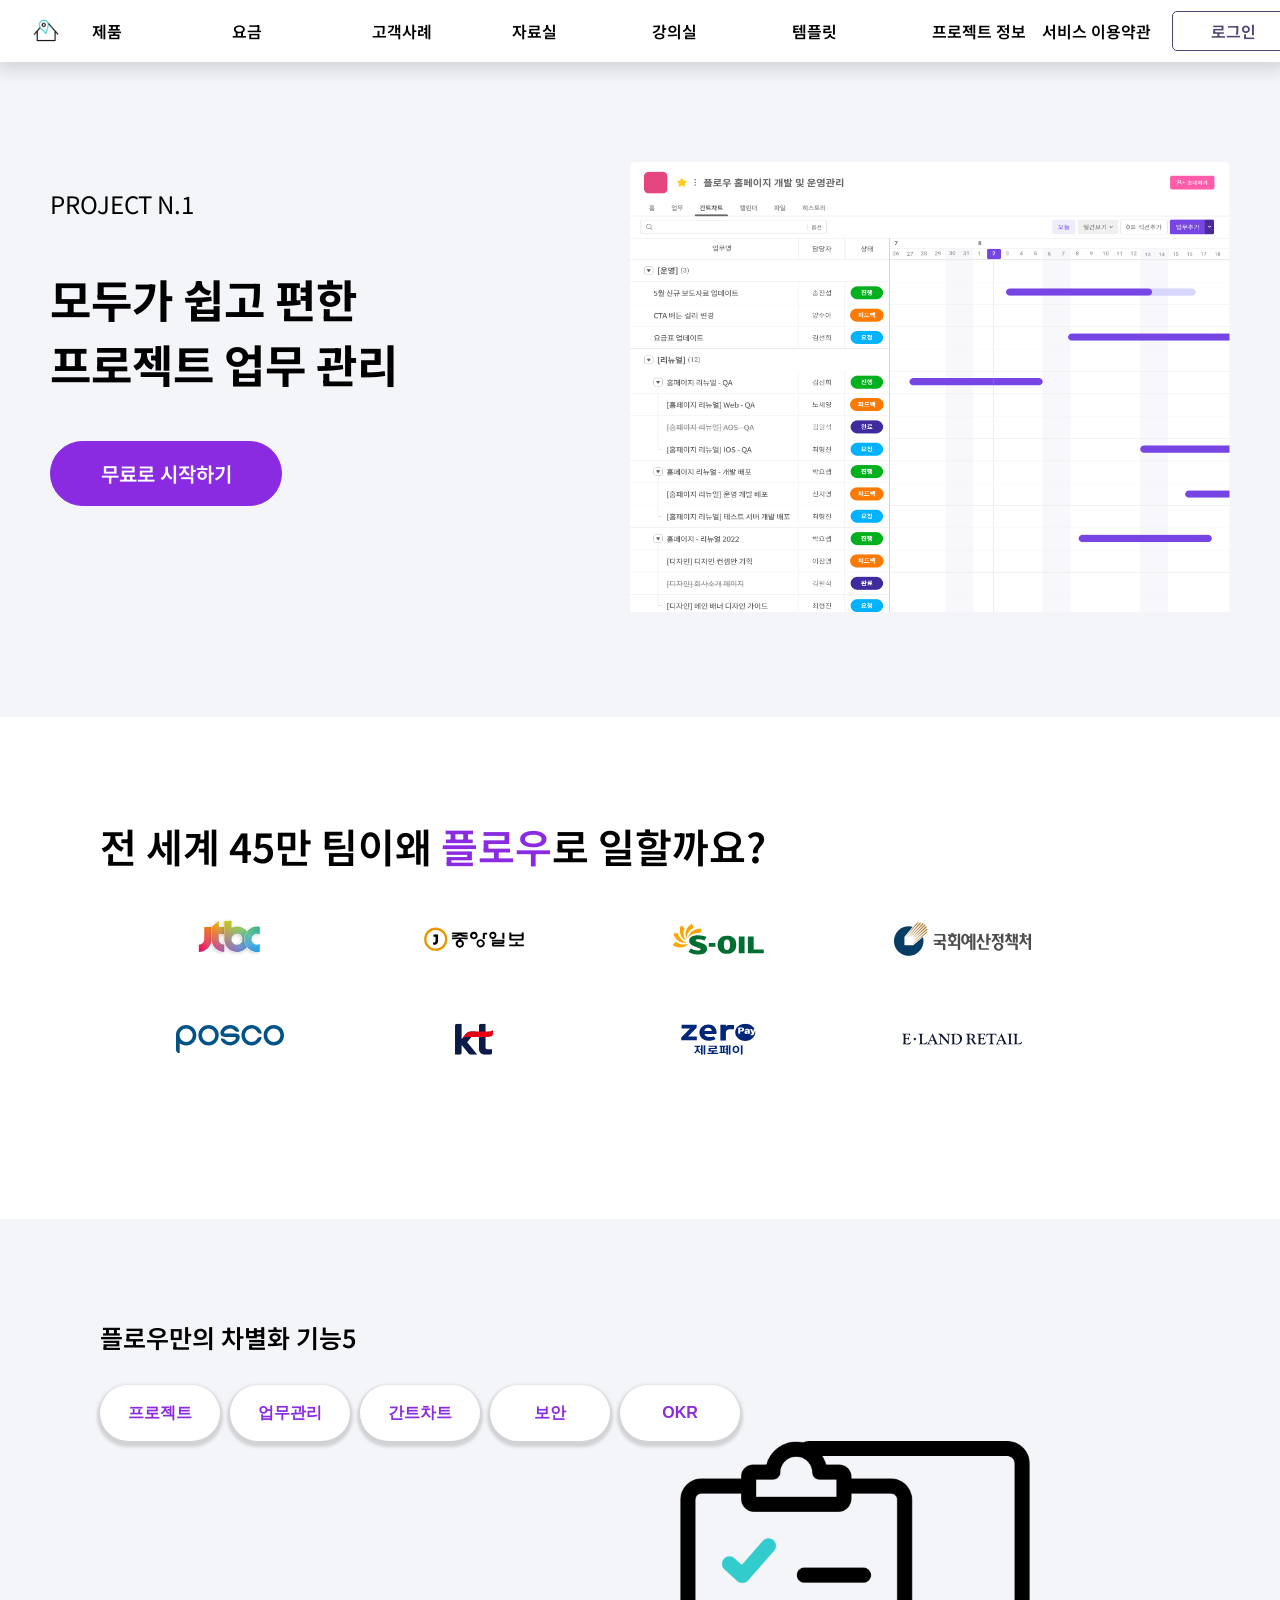
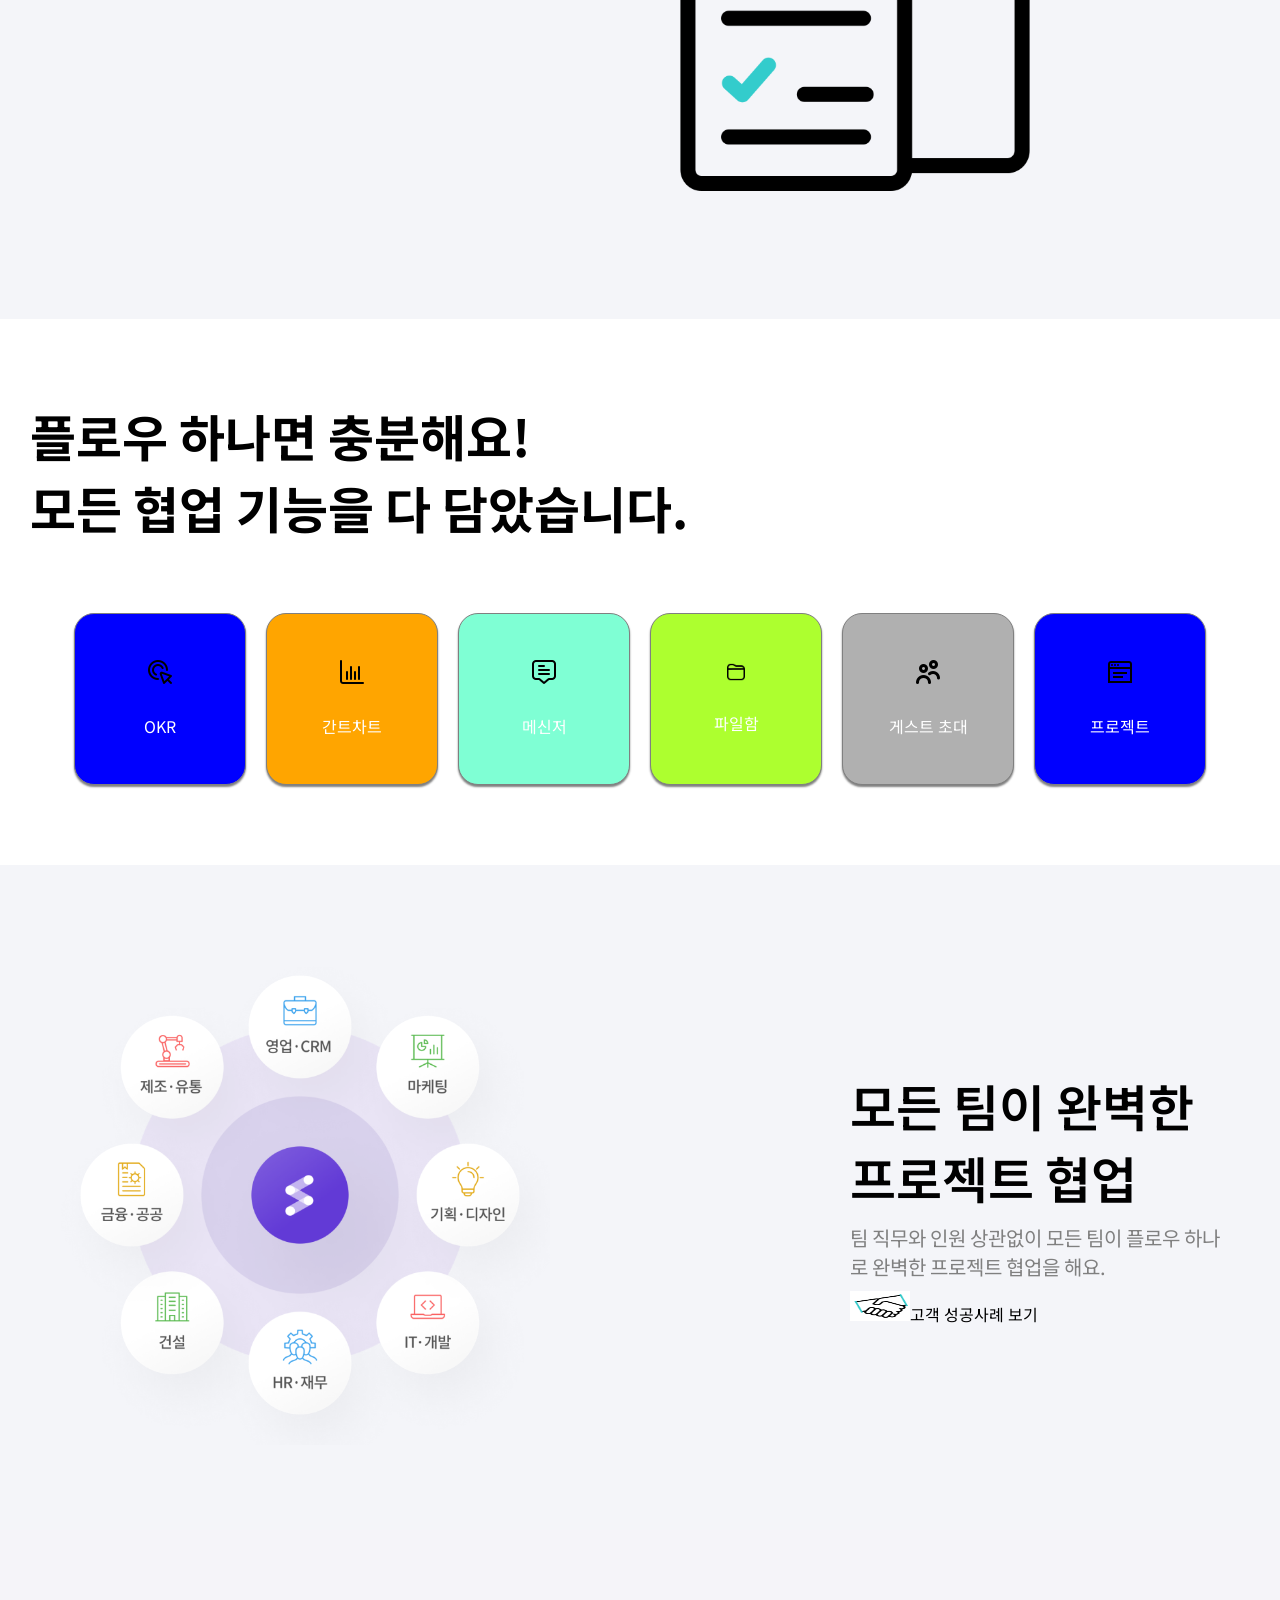
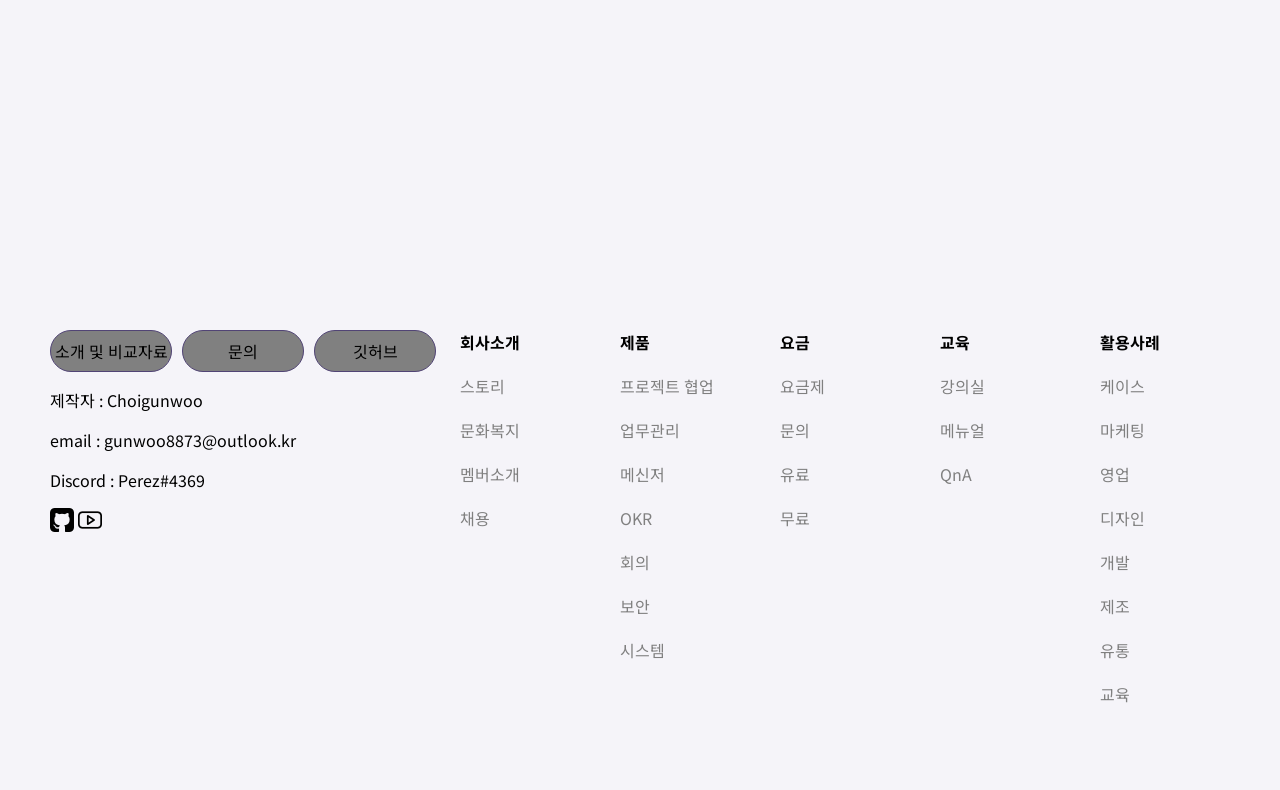
<file: Clone Web/index.html>
<!DOCTYPE html>
<html lang="en">
<!-- 원본 사이트 https://flow.team/kr/index -->
<head>
    <meta charset="UTF-8">
    <meta name="viewport" content="width=device-width, initial-scale=1.0">
    <title>Main Home</title>
    <link rel="stylesheet" href="./css/index.css">
    <link rel="preconnect" href="https://fonts.googleapis.com">
    <link rel="preconnect" href="https://fonts.gstatic.com" crossorigin>
    <link href="https://fonts.googleapis.com/css2?family=Noto+Sans+KR:wght@100;300;400;500;700;900&display=swap" rel="stylesheet">
</head>
<body>
    <header id="head-container">
        <div class="head-main-menu">
            <a href="./index.html" class="main-logo"><img src="./img/login-img/free-animated-icon-home-6844422.gif">
            <a href="./production.html" class="menu-list">제품</a>
            <a href="./cost.html" class="menu-list">요금</a>
            <a href="./info.html" class="menu-list">고객사례</a>
            <a href="./report.html" class="menu-list">자료실</a>
            <a href="./classroom.html" class="menu-list">강의실</a>
            <a href="https://indecisive-pan-8f7.notion.site/65546f78051b4acca81b9dbeca0f73e6?v=2c024377dea540018d1ac165f63aa954" class="menu-list" target="_blank">템플릿</a>
            <a href="#" class="menu-list">프로젝트 정보</a>
        </div>
        <div class="head-sub-menu">
            <a href="./sc-informaition.html" class="sub-menu-list">서비스 이용약관</a>
            <a href="./login.html" class="sub-login-btn" id="login">로그인</a>
            <a href="./signup.html" class="sub-sinup-btn" id="Signup">회원가입</a>
        </div>
    </header>
    <section>
        <div id="sec-main-top-container">
            <div class="main-top-title">
                <p class="sub-title">PROJECT N.1</p>
                <p class="main-title">모두가 쉽고 편한<br> 프로젝트 업무 관리</p>
                <a href="./signup.html" class="signup-link">무료로 시작하기</a>
            </div>
            <div class="main-top-img">
                <img src="./img/main-img/main-function3.png" alt="#" width="600px" height="450px">
            </div>
        </div>
    </section>
    <section id="sec-sub-mid-container-i">
        <span class="sub-mid-title">전 세계 45만 팀이왜 <span class="mid-title">플로우</span>로 일할까요?</span>
        <div class="sub-mid-img">
            <img src="./img/main-img/company-1.svg" alt="">
            <img src="./img/main-img/company-2.svg" alt="">
            <img src="./img/main-img/company-3.svg" alt="">
            <img src="./img/main-img/company-5.svg" alt="">
        </div>
        <div class="sub-mid-img">
            <img src="./img/main-img/company-6.svg" alt="">
            <img src="./img/main-img/company-7.svg" alt="">
            <img src="./img/main-img/company-8.svg" alt="">
            <img src="./img/main-img/company-10.svg" alt="">
        </div>
    </section>
    <section id="sec-main-mid-container-ii">
        <div class="main-mid-title"><span class="mid-title-2">플로우만의 차별화 기능5</span></div>
        <div class="main-mid-btn">
            <button class="sec-btn mid-btn1" type="button">프로젝트</button>
            <button class="sec-btn mid-btn2" type="button">업무관리</button>
            <button class="sec-btn mid-btn3" type="button">간트차트</button>
            <button class="sec-btn mid-btn4" type="button">보안</button>
            <button class="sec-btn mid-btn5" type="button">OKR</button>
        </div>
        <div class="main-mid-p-animation">
            <img src="./img/main-img/checklist.png" alt="#" width="350px" height="350px" style="overflow-x: hidden;">
        </div>
    </section>
    <section id="sec-container-iv">
        <div class="sec-contents-iv">
            <span class="iv-main-title">플로우 하나면 충분해요!<br> 모든 협업 기능을 다 담았습니다.</span>
        </div>
        <div class="sec-contents-box">
            <a href="#" class="iv-box" id="okr"><img src="./img/main-img/interactive.png" alt="#"><span class="box-title">OKR</span></a>
            <a href="#" class="iv-box" id="chart"><img src="./img/main-img/stats.png" alt="#"><span class="box-title">간트차트</span></a>
            <a href="#" class="iv-box" id="msg"><img src="./img/main-img/comment-alt.png" alt="#"><span class="box-title">메신저</span></a>
            <a href="#" class="iv-box" id="file"><img src="./img/main-img/folder.png" alt="#" class="box-img"><span class="box-title">파일함</span></a>
            <a href="#" class="iv-box" id="guest"><img src="./img/main-img/users.png" alt="#"><span class="box-title">게스트 초대</span></a>
            <a href="#" class="iv-box" id="project"><img src="./img/main-img/browser.png" alt="#"><span class="box-title">프로젝트</span></a>
        </div>
    </section>
    <section id="sec-main-mid-container-v">
        <div class="v-mid-img"><img src="./img/main-img/main-team-mb.png" alt="#" class="v-mid-main-img"></div>
        <div class="v-mid-title">
            <span class="v-mid-main-title">모든 팀이 완벽한 프로젝트 협업</span>
            <span class="v-mid-main-text">팀 직무와 인원 상관없이 모든 팀이 플로우 하나로 완벽한 프로젝트 협업을 해요.</span>
            <a href="#" class="v-mid-main-link"><img src="./img/main-img/handshake.gif" alt="#" width="60px" height="30px">고객 성공사례 보기</a>
        </div>
    </section>
    <footer id="footer-container">
        <div class="footer-left-contents">
            <div class="left-top-btn">
                <a href="#" class="top-btn" id="informaition-data">소개 및 비교자료</a>
                <a href="#" class="top-btn" id="informaition-qna">문의</a>
                <a href="#" class="top-btn" id="infotmaition-github">깃허브</a>
            </div>
            <div class="left-mid-text">
                <p><span class="info-text">제작자&nbsp;:&nbsp;Choigunwoo</span></p>
                <p><span class="info-text">email&nbsp;:&nbsp;gunwoo8873@outlook.kr</span></p>
                <p><span class="info-text">Discord&nbsp;:&nbsp;Perez#4369</span></p>
            </div>
            <div class="left-bat-btn">
                <a href="#" class="link-icon" id="github"><img src="./img/main-img/free-icon-github-sign-25657.png" alt="#"></a>
                <a href="#" class="link-icon" id="youtube"><img src="./img/main-img/free-icon-youtube-logo-87421.png" alt="#"></a>
            </div>
        </div>
        <div class="footer-right-contents">
            <div class="footer-right-informaition">
                <b class="info-title">회사소개</b>
                <a href="#" class="info-link">스토리</a>
                <a href="#" class="info-link">문화복지</a>
                <a href="#" class="info-link">멤버소개</a>
                <a href="#" class="info-link">채용</a>
            </div>
            <div class="footer-right-informaition">
                <b class="info-title">제품</b>
                <a href="#" class="info-link">프로젝트 협업</a>
                <a href="#" class="info-link">업무관리</a>
                <a href="#" class="info-link">메신저</a>
                <a href="#" class="info-link">OKR</a>
                <a href="#" class="info-link">회의</a>
                <a href="#" class="info-link">보안</a>
                <a href="#" class="info-link">시스템</a>
            </div>
            <div class="footer-right-informaition">
                <b class="info-title">요금</b>
                <a href="#" class="info-link">요금제</a>
                <a href="#" class="info-link">문의</a>
                <a href="#" class="info-link">유료</a>
                <a href="#" class="info-link">무료</a>
            </div>
            <div class="footer-right-informaition">
                <b class="info-title">교육</b>
                <a href="#" class="info-link">강의실</a>
                <a href="#" class="info-link">메뉴얼</a>
                <a href="#" class="info-link">QnA</a>
            </div>
            <div class="footer-right-informaition">
                <b class="info-title">활용사례</b>
                <a href="#" class="info-link">케이스</a>
                <a href="#" class="info-link">마케팅</a>
                <a href="#" class="info-link">영업</a>
                <a href="#" class="info-link">디자인</a>
                <a href="#" class="info-link">개발</a>
                <a href="#" class="info-link">제조</a>
                <a href="#" class="info-link">유통</a>
                <a href="#" class="info-link">교육</a>
            </div>
        </div>
    </footer>
</body>
</html>
</file>
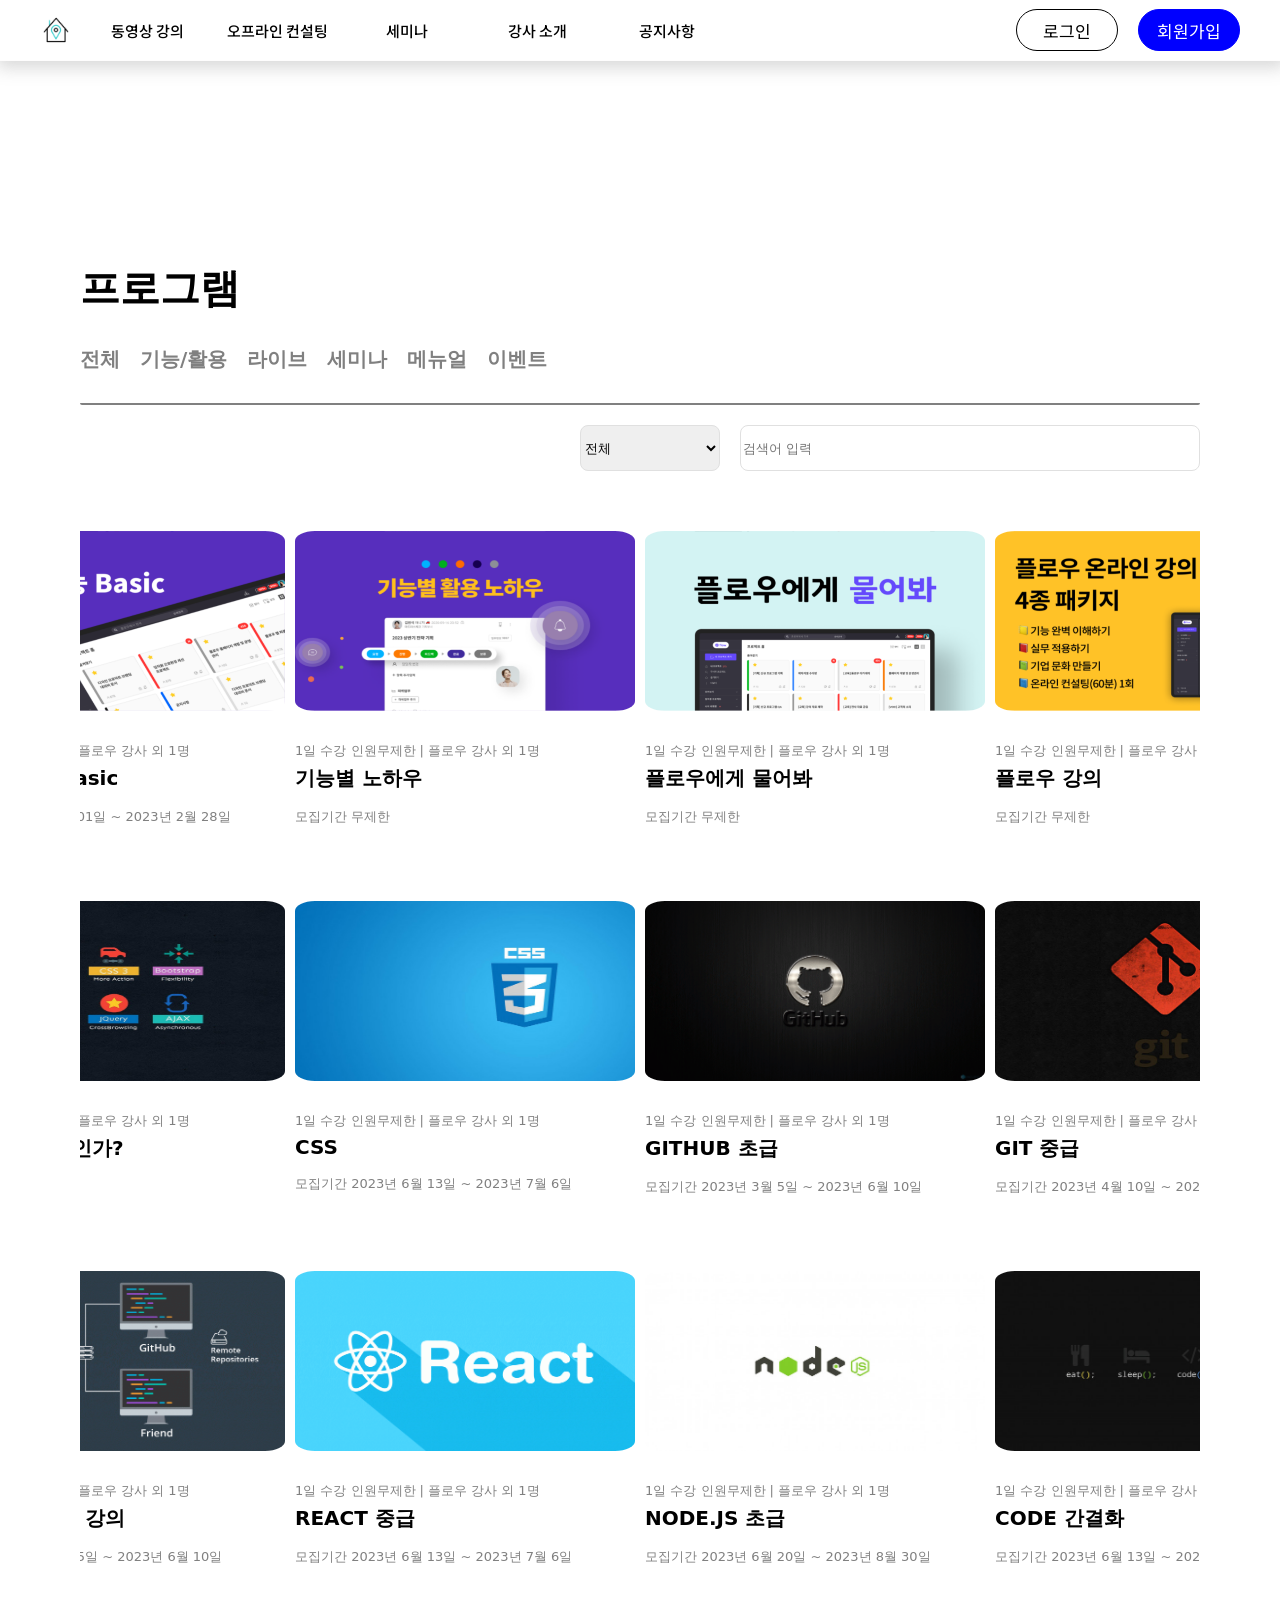
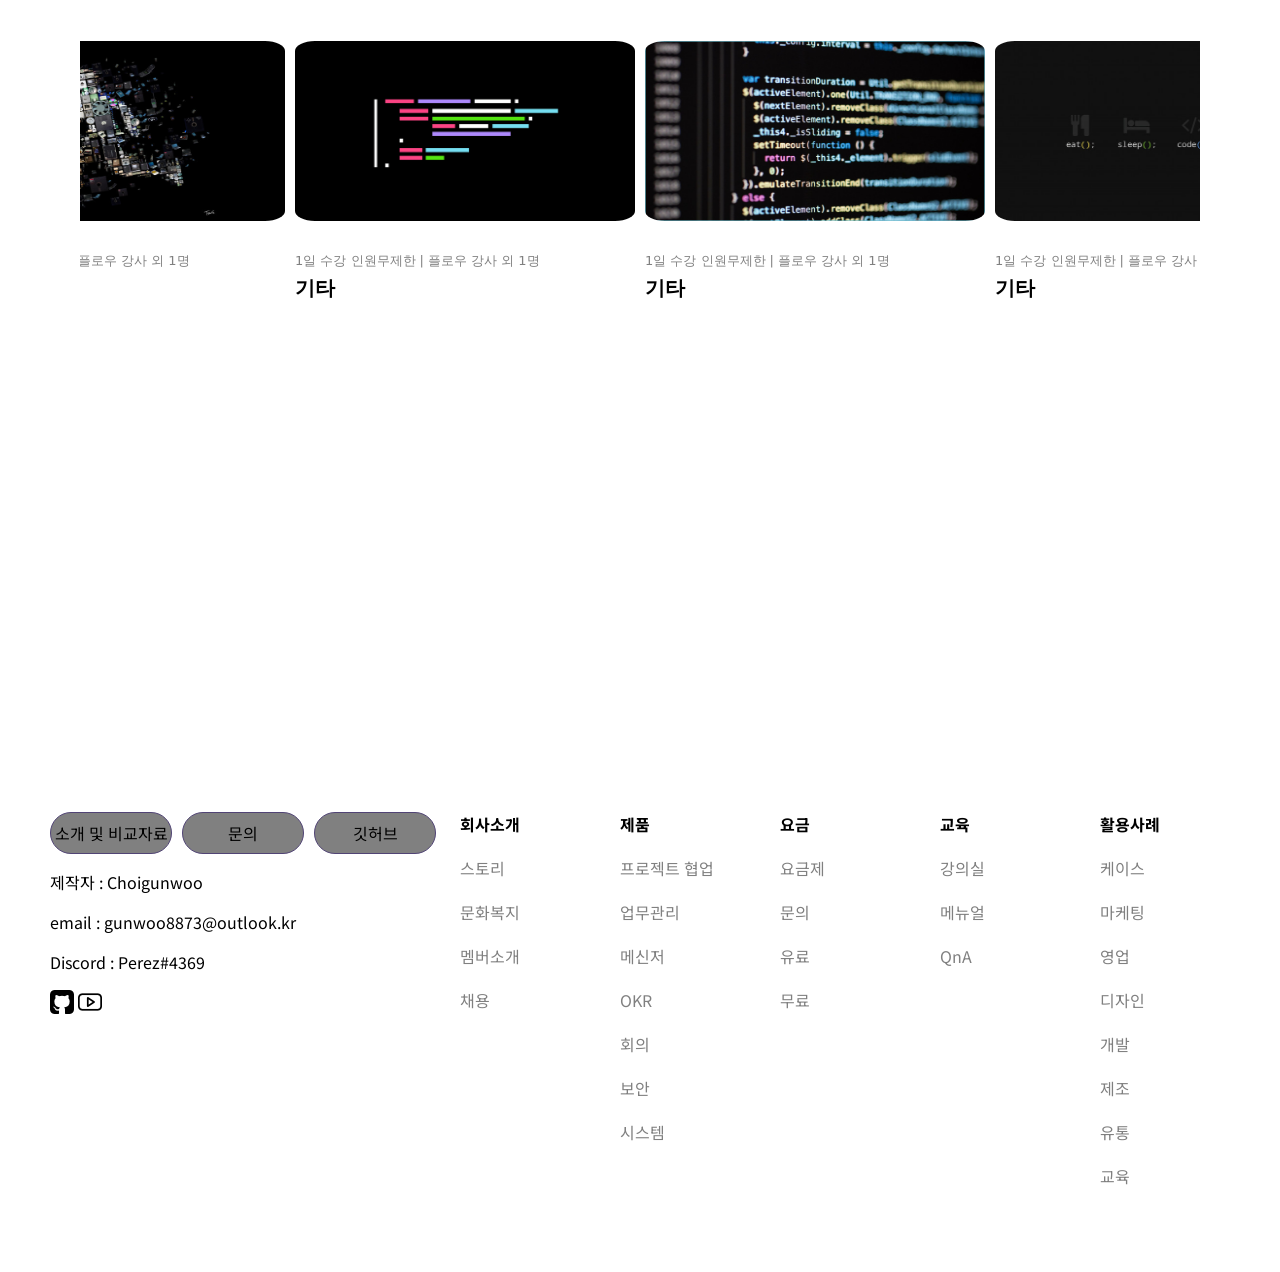
<file: Clone Web/classroom.html>
<!DOCTYPE html>
<html lang="en">
<head>
    <meta charset="UTF-8">
    <meta name="viewport" content="width=device-width, initial-scale=1.0">
    <title>강의실</title>
    <link rel="stylesheet" href="./css/classroom.css">
    <link rel="preconnect" href="https://fonts.googleapis.com">
    <link rel="preconnect" href="https://fonts.gstatic.com" crossorigin>
    <link href="https://fonts.googleapis.com/css2?family=Noto+Sans+KR:wght@100;300;400;500;700;900&display=swap" rel="stylesheet">
</head>
<body>
    <header id="head-container">
        <div class="head-menu-list-l">
            <a href="index.html" class="head-home-maen"><img src="./img/login-img/free-animated-icon-home-6844422.gif" alt="#"></a>
            <a href="classroom.html" class="head-menu-list">동영상 강의</a>
            <a href="#" class="head-menu-list">오프라인 컨설팅</a>
            <a href="#" class="head-menu-list">세미나</a>
            <a href="#" class="head-menu-list">강사 소개</a>
            <a href="#" class="head-menu-list">공지사항</a>
        </div>
        <div class="head-menu-list-r">
            <a href="login.html" class="head-login-btn" id="login">로그인</a>
            <a href="signup.html" class="head-sign-btn" id="signup">회원가입</a>
        </div>
    </header>
    <nav></nav>
    <section id="sec-container">
        <div class="sec-main-title"><span class="program-title">프로그램</span></div>
        <div class="sec-main-menu">
            <div class="sec-menu-list"><a href="#" class="sec-main-list">전체</a></div>
            <div class="sec-menu-list"><a href="#" class="sec-main-list">기능/활용</a></div>
            <div class="sec-menu-list"><a href="#" class="sec-main-list">라이브</a></div>
            <div class="sec-menu-list"><a href="#" class="sec-main-list">세미나</a></div>
            <div class="sec-menu-list"><a href="#" class="sec-main-list">메뉴얼</a></div>
            <div class="sec-menu-list"><a href="#" class="sec-main-list">이벤트</a></div>
        </div>
        <div class="sec-label-menu">
            <select name="#" id="label-drop">
                <option value="#">전체</option>
                <option value="name">클래스 이름</option>
                <option value="data">클래스 내용</option>
            </select>
            <input type="search" name="#" id="search" placeholder="검색어 입력"">
        </div>
        <div class="classroom-menu-list">
            <div class="classroom-item-0">
                <a href="#"><img src="./img/classroom-img/1675242849208.png" alt="#"></a>
                <div class="classroom-mid-item-1">
                    <div class="mid-item-1">
                        <div class="backge-info">
                            <span class="mid-text">1일 수강 인원무제한</span>
                            <span class="mid-text">|</span>
                            <span class="mid-text">플로우 강사 외 1명</span>
                        </div>
                    </div>
                    <a href="#" class="classroom-item-2">플로우 기능 Basic</a>
                    <div class="mid-item-2">
                        <span class="mid-info">모집기간 2023년 1월 01일 ~ 2023년 2월 28일</span>
                    </div>
                </div>
            </div>
            <div class="classroom-item-0">
                <a href="#"><img src="./img/classroom-img/1675244122221.png" alt="#"></a>
                <div class="classroom-mid-item-1">
                    <div class="mid-item-1">
                        <div class="backge-info">
                            <span class="mid-text">1일 수강 인원무제한</span>
                            <span class="mid-text">|</span>
                            <span class="mid-text">플로우 강사 외 1명</span>
                        </div>
                    </div>
                    <a href="#" class="classroom-item-2">기능별 노하우</a>
                    <div class="mid-item-2">
                        <span class="mid-info">모집기간 무제한</span>
                    </div>
                </div>
            </div>
            <div class="classroom-item-0">
                <a href="#"><img src="./img/classroom-img/1677562731016.png" alt="#"></a>
                <div class="classroom-mid-item-1">
                    <div class="mid-item-1">
                        <div class="backge-info">
                            <span class="mid-text">1일 수강 인원무제한</span>
                            <span class="mid-text">|</span>
                            <span class="mid-text">플로우 강사 외 1명</span>
                        </div>
                    </div>
                    <a href="#" class="classroom-item-2">플로우에게 물어봐</a>
                    <div class="mid-item-2">
                        <span class="mid-info">모집기간 무제한</span>
                    </div>
                </div>
            </div>
            <div class="classroom-item-0">
                <a href="#"><img src="./img/classroom-img/1686116435683.png" alt="#"></a>
                <div class="classroom-mid-item-1">
                    <div class="mid-item-1">
                        <div class="backge-info">
                            <span class="mid-text">1일 수강 인원무제한</span>
                            <span class="mid-text">|</span>
                            <span class="mid-text">플로우 강사 외 1명</span>
                        </div>
                    </div>
                    <a href="#" class="classroom-item-2">플로우 강의</a>
                    <div class="mid-item-2">
                        <span class="mid-info">모집기간 무제한</span>
                    </div>
                </div>
            </div>
        </div>
        <div class="classroom-menu-list">
            <div class="classroom-item-0">
                <a href="#"><img src="./img/classroom-img/wp2465902.jpg" alt="#"></a>
                <div class="classroom-mid-item-1">
                    <div class="mid-item-1">
                        <div class="backge-info">
                            <span class="mid-text">1일 수강 인원무제한</span>
                            <span class="mid-text">|</span>
                            <span class="mid-text">플로우 강사 외 1명</span>
                        </div>
                    </div>
                    <a href="#" class="classroom-item-2">코딩이란 무엇인가?</a>
                    <div class="mid-item-2">
                        <span class="mid-info">모집기간 무제한</span>
                    </div>
                </div>
            </div>
            <div class="classroom-item-0">
                <a href="#"><img src="./img/classroom-img/wp2742433.jpg" alt="#"></a>
                <div class="classroom-mid-item-1">
                    <div class="mid-item-1">
                        <div class="backge-info">
                            <span class="mid-text">1일 수강 인원무제한</span>
                            <span class="mid-text">|</span>
                            <span class="mid-text">플로우 강사 외 1명</span>
                        </div>
                    </div>
                    <a href="#" class="classroom-item-2">CSS</a>
                    <div class="mid-item-2">
                        <span class="mid-info"> 모집기간 2023년 6월 13일 ~ 2023년 7월 6일</span>
                    </div>
                </div>
            </div>
            <div class="classroom-item-0">
                <a href="#"><img src="./img/classroom-img/wp3082259.png" alt="#"></a>
                <div class="classroom-mid-item-1">
                    <div class="mid-item-1">
                        <div class="backge-info">
                            <span class="mid-text">1일 수강 인원무제한</span>
                            <span class="mid-text">|</span>
                            <span class="mid-text">플로우 강사 외 1명</span>
                        </div>
                    </div>
                    <a href="#" class="classroom-item-2">GITHUB 초급</a>
                    <div class="mid-item-2">
                        <span class="mid-info">모집기간 2023년 3월 5일 ~ 2023년 6월 10일</span>
                    </div>
                </div>
            </div>
            <div class="classroom-item-0">
                <a href="#"><img src="./img/classroom-img/wp3082278.jpg" alt="#"></a>
                <div class="classroom-mid-item-1">
                    <div class="mid-item-1">
                        <div class="backge-info">
                            <span class="mid-text">1일 수강 인원무제한</span>
                            <span class="mid-text">|</span>
                            <span class="mid-text">플로우 강사 외 1명</span>
                        </div>
                    </div>
                    <a href="#" class="classroom-item-2">GIT 중급</a>
                    <div class="mid-item-2">
                        <span class="mid-info">모집기간 2023년 4월 10일 ~ 2023년 6월 10일</span>
                    </div>
                </div>
            </div>
        </div>
        <div class="classroom-menu-list">
            <div class="classroom-item-0">
                <a href="#"><img src="./img/classroom-img/wp3082324.png" alt="#"></a>
                <div class="classroom-mid-item-1">
                    <div class="mid-item-1">
                        <div class="backge-info">
                            <span class="mid-text">1일 수강 인원무제한</span>
                            <span class="mid-text">|</span>
                            <span class="mid-text">플로우 강사 외 1명</span>
                        </div>
                    </div>
                    <a href="#" class="classroom-item-2">GITHUB 기능 강의</a>
                    <div class="mid-item-2">
                        <span class="mid-info">모집기간 2023년 3월 5일 ~ 2023년 6월 10일</span>
                    </div>
                </div>
            </div>
            <div class="classroom-item-0">
                <a href="#"><img src="./img/classroom-img/wp4923992.png" alt="#"></a>
                <div class="classroom-mid-item-1">
                    <div class="mid-item-1">
                        <div class="backge-info">
                            <span class="mid-text">1일 수강 인원무제한</span>
                            <span class="mid-text">|</span>
                            <span class="mid-text">플로우 강사 외 1명</span>
                        </div>
                    </div>
                    <a href="#" class="classroom-item-2">REACT 중급</a>
                    <div class="mid-item-2">
                        <span class="mid-info">모집기간 2023년 6월 13일 ~ 2023년 7월 6일</span>
                    </div>
                </div>
            </div>
            <div class="classroom-item-0">
                <a href="#"><img src="./img/classroom-img/wp5191387.jpg" alt="#"></a>
                <div class="classroom-mid-item-1">
                    <div class="mid-item-1">
                        <div class="backge-info">
                            <span class="mid-text">1일 수강 인원무제한</span>
                            <span class="mid-text">|</span>
                            <span class="mid-text">플로우 강사 외 1명</span>
                        </div>
                    </div>
                    <a href="#" class="classroom-item-2">NODE.JS 초급</a>
                    <div class="mid-item-2">
                        <span class="mid-info"> 모집기간 2023년 6월 20일 ~ 2023년 8월 30일</span>
                    </div>
                </div>
            </div>
            <div class="classroom-item-0">
                <a href="#"><img src="./img/classroom-img/wp9109383.jpg" alt="#"></a>
                <div class="classroom-mid-item-1">
                    <div class="mid-item-1">
                        <div class="backge-info">
                            <span class="mid-text">1일 수강 인원무제한</span>
                            <span class="mid-text">|</span>
                            <span class="mid-text">플로우 강사 외 1명</span>
                        </div>
                    </div>
                    <a href="#" class="classroom-item-2">CODE 간결화</a>
                    <div class="mid-item-2">
                        <span class="mid-info"> 모집기간 2023년 6월 13일 ~ 2023년 7월 6일</span>
                    </div>
                </div>
            </div>
        </div>
        <div class="classroom-menu-list">
            <div class="classroom-item-0">
                <a href="#"><img src="./img/classroom-img/wp11657064.jpg" alt="#"></a>
                <div class="classroom-mid-item-1">
                    <div class="mid-item-1">
                        <div class="backge-info">
                            <span class="mid-text">1일 수강 인원무제한</span>
                            <span class="mid-text">|</span>
                            <span class="mid-text">플로우 강사 외 1명</span>
                        </div>
                    </div>
                    <a href="#" class="classroom-item-2">기타</a>
                </div>
            </div>
            <div class="classroom-item-0">
                <a href="#"><img src="./img/classroom-img/wp12100622.png" alt="#"></a>
                <div class="classroom-mid-item-1">
                    <div class="mid-item-1">
                        <div class="backge-info">
                            <span class="mid-text">1일 수강 인원무제한</span>
                            <span class="mid-text">|</span>
                            <span class="mid-text">플로우 강사 외 1명</span>
                        </div>
                    </div>
                    <a href="#" class="classroom-item-2">기타</a>
                </div>
            </div>
            <div class="classroom-item-0">
                <a href="#"><img src="./img/classroom-img/wp12100641.jpg" alt="#"></a>
                <div class="classroom-mid-item-1">
                    <div class="mid-item-1">
                        <div class="backge-info">
                            <span class="mid-text">1일 수강 인원무제한</span>
                            <span class="mid-text">|</span>
                            <span class="mid-text">플로우 강사 외 1명</span>
                        </div>
                    </div>
                    <a href="#" class="classroom-item-2">기타</a>
                </div>
            </div>
            <div class="classroom-item-0">
                <a href="#"><img src="./img/classroom-img/wp9109383.jpg" alt="#"></a>
                <div class="classroom-mid-item-1">
                    <div class="mid-item-1">
                        <div class="backge-info">
                            <span class="mid-text">1일 수강 인원무제한</span>
                            <span class="mid-text">|</span>
                            <span class="mid-text">플로우 강사 외 1명</span>
                        </div>
                    </div>
                    <a href="#" class="classroom-item-2">기타</a>
                </div>
            </div>
        </div>
    </section>
    <footer id="footer-container">
        <div class="footer-left-contents">
            <div class="left-top-btn">
                <a href="#" class="top-btn" id="informaition-data">소개 및 비교자료</a>
                <a href="#" class="top-btn" id="informaition-qna">문의</a>
                <a href="#" class="top-btn" id="infotmaition-github">깃허브</a>
            </div>
            <div class="left-mid-text">
                <p><span class="info-text">제작자&nbsp;:&nbsp;Choigunwoo</span></p>
                <p><span class="info-text">email&nbsp;:&nbsp;gunwoo8873@outlook.kr</span></p>
                <p><span class="info-text">Discord&nbsp;:&nbsp;Perez#4369</span></p>
            </div>
            <div class="left-bat-btn">
                <a href="#" class="link-icon" id="github"><img src="./img/main-img/free-icon-github-sign-25657.png" alt="#"></a>
                <a href="#" class="link-icon" id="youtube"><img src="./img/main-img/free-icon-youtube-logo-87421.png" alt="#"></a>
            </div>
        </div>
        <div class="footer-right-contents">
            <div class="footer-right-informaition">
                <b class="info-title">회사소개</b>
                <a href="#" class="info-link">스토리</a>
                <a href="#" class="info-link">문화복지</a>
                <a href="#" class="info-link">멤버소개</a>
                <a href="#" class="info-link">채용</a>
            </div>
            <div class="footer-right-informaition">
                <b class="info-title">제품</b>
                <a href="#" class="info-link">프로젝트 협업</a>
                <a href="#" class="info-link">업무관리</a>
                <a href="#" class="info-link">메신저</a>
                <a href="#" class="info-link">OKR</a>
                <a href="#" class="info-link">회의</a>
                <a href="#" class="info-link">보안</a>
                <a href="#" class="info-link">시스템</a>
            </div>
            <div class="footer-right-informaition">
                <b class="info-title">요금</b>
                <a href="#" class="info-link">요금제</a>
                <a href="#" class="info-link">문의</a>
                <a href="#" class="info-link">유료</a>
                <a href="#" class="info-link">무료</a>
            </div>
            <div class="footer-right-informaition">
                <b class="info-title">교육</b>
                <a href="#" class="info-link">강의실</a>
                <a href="#" class="info-link">메뉴얼</a>
                <a href="#" class="info-link">QnA</a>
            </div>
            <div class="footer-right-informaition">
                <b class="info-title">활용사례</b>
                <a href="#" class="info-link">케이스</a>
                <a href="#" class="info-link">마케팅</a>
                <a href="#" class="info-link">영업</a>
                <a href="#" class="info-link">디자인</a>
                <a href="#" class="info-link">개발</a>
                <a href="#" class="info-link">제조</a>
                <a href="#" class="info-link">유통</a>
                <a href="#" class="info-link">교육</a>
            </div>
        </div>
    </footer>
</body>
</html>
</file>
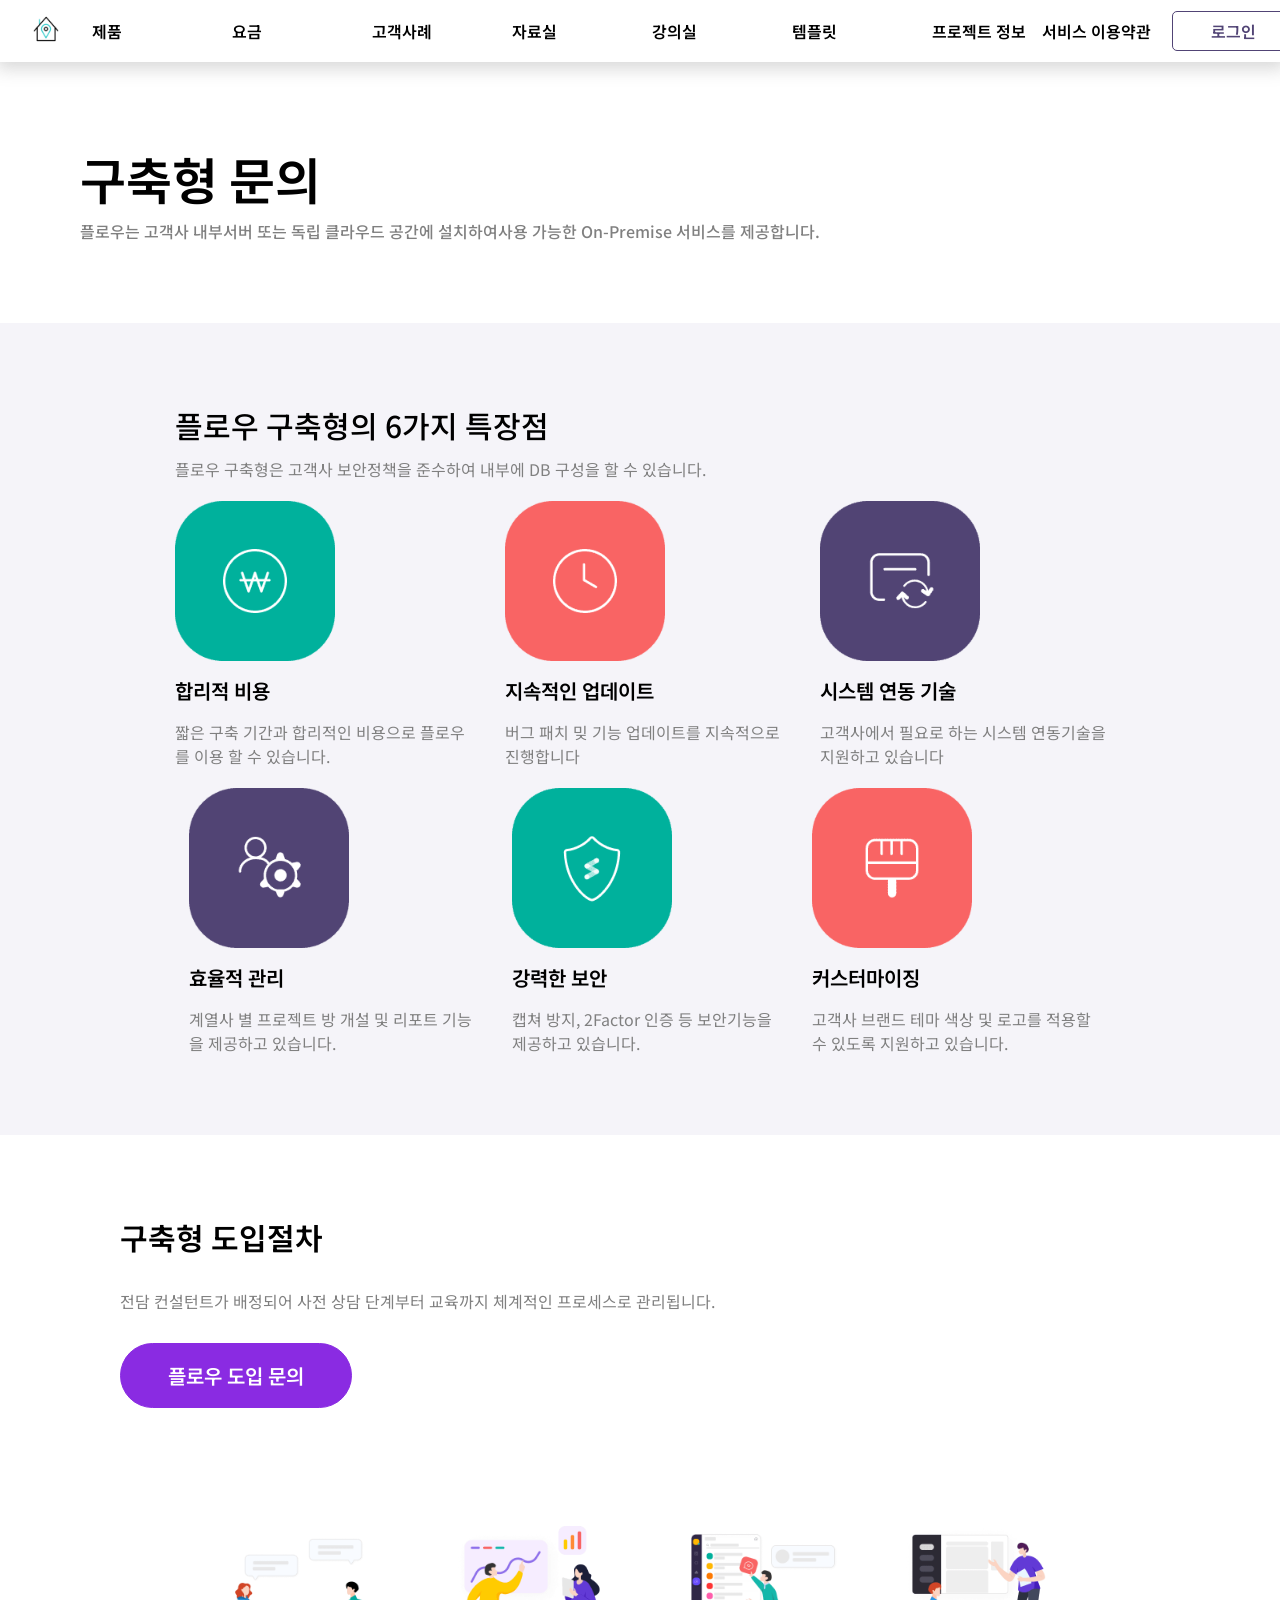
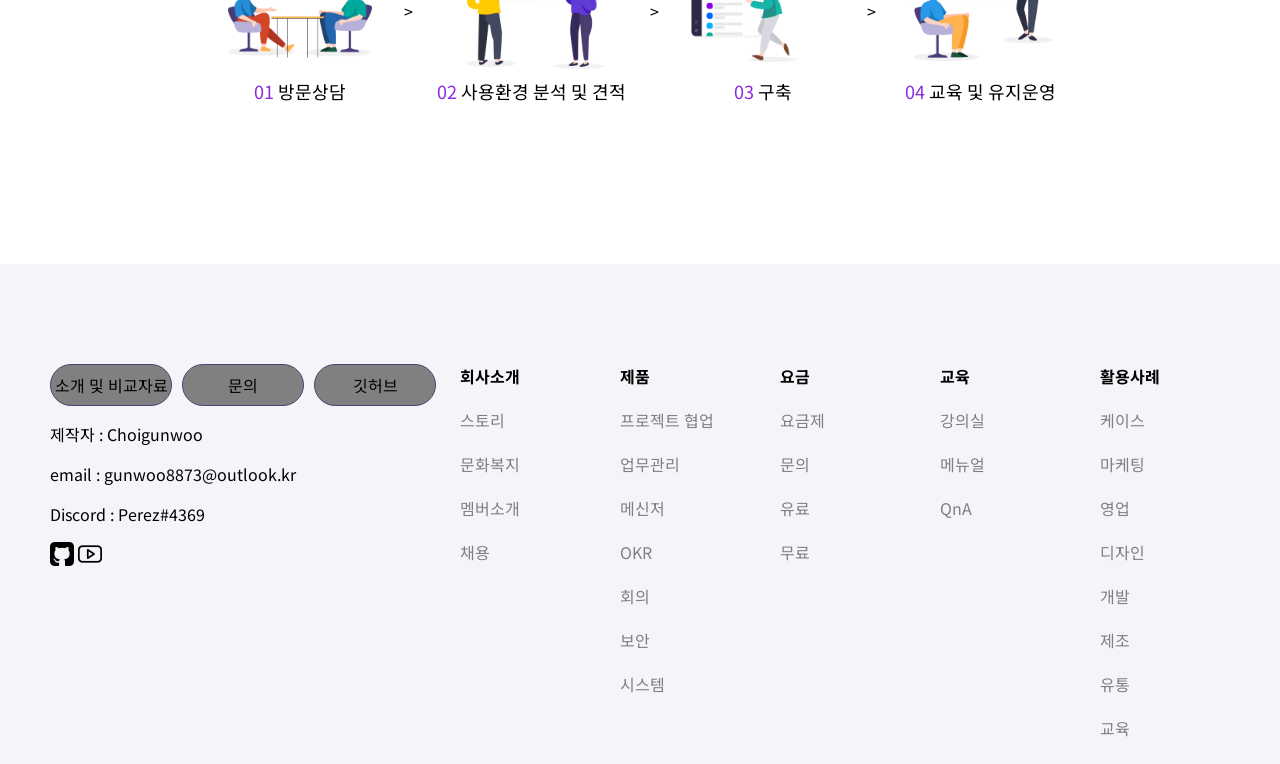
<file: Clone Web/cost.html>
<!DOCTYPE html>
<html lang="en">
<head>
    <meta charset="UTF-8">
    <meta name="viewport" content="width=device-width, initial-scale=1.0">
    <title>Cost Page</title>
    <link rel="stylesheet" href="./css/cost.css">
    <link rel="preconnect" href="https://fonts.googleapis.com">
    <link rel="preconnect" href="https://fonts.gstatic.com" crossorigin>
    <link href="https://fonts.googleapis.com/css2?family=Noto+Sans+KR:wght@100;300;400;500;700;900&display=swap" rel="stylesheet">
</head>
<body>
    <header id="head-container">
        <div class="head-main-menu">
            <a href="./index.html" class="main-logo"><img src="./img/login-img/free-animated-icon-home-6844422.gif">
            <a href="./production.html" class="menu-list">제품</a>
            <a href="./cost.html" class="menu-list">요금</a>
            <a href="./info.html" class="menu-list">고객사례</a>
            <a href="./report.html" class="menu-list">자료실</a>
            <a href="./classroom.html" class="menu-list">강의실</a>
            <a href="https://indecisive-pan-8f7.notion.site/65546f78051b4acca81b9dbeca0f73e6?v=2c024377dea540018d1ac165f63aa954" class="menu-list" target="_blank">템플릿</a>
            <a href="https://github.com/gunwoo8873/HTML.git" class="menu-list">프로젝트 정보</a>
        </div>
        <div class="head-sub-menu">
            <a href="./sc-informaition.html" class="sub-menu-list">서비스 이용약관</a>
            <a href="./login.html" class="sub-login-btn" id="login">로그인</a>
            <a href="./signup.html" class="sub-sinup-btn" id="Signup">회원가입</a>
        </div>
    </header>
    <section id="sec-container-i">
            <span class="i-main-title">구축형 문의</span>
            <span class="i-sub-title">플로우는 고객사 내부서버 또는 독립 클라우드 공간에 설치하여사용 가능한 On-Premise 서비스를 제공합니다.</span>
    </section>
    <section id="sec-container-ii">
        <div class="ii-contents-title">
            <span class="ii-main-title">플로우 구축형의 6가지 특장점</span>
            <span class="ii-sub-title">플로우 구축형은 고객사 보안정책을 준수하여 내부에 DB 구성을 할 수 있습니다.</span>
        </div>
        <div class="ii-contents-menu">
            <div class="ii-contents-list">
                <div class="ii-cost-title">
                    <img src="./img/cost-img/advantage-1.png" alt="" width="160px" height="160px">
                    <span class="ii-cost-main-title">합리적 비용</span>
                    <span class="ii-cost-sub-title">짧은 구축 기간과 합리적인 비용으로 플로우<br>를 이용 할 수 있습니다.</span>
                </div>
            </div>
            <div class="ii-contents-list">
                <div class="ii-cost-title">
                    <img src="./img/cost-img/advantage-2.png" alt="" width="160px" height="160px">
                    <span class="ii-cost-main-title">지속적인 업데이트</span>
                    <span class="ii-cost-sub-title">버그 패치 밎 기능 업데이트를 지속적으로<br> 진행합니다</span>
                </div>
            </div>
            <div class="ii-contents-list">
                <div class="ii-cost-title">
                    <img src="./img/cost-img/advantage-3.png" alt="" width="160px" height="160px">
                    <span class="ii-cost-main-title">시스템 연동 기술</span>
                    <span class="ii-cost-sub-title">고객사에서 필요로 하는 시스템 연동기술을<br> 지원하고 있습니다</span>
                </div>
            </div>
        </div>
        <div class="ii-contents-menu">
            <div class="ii-contents-list">
                <div class="ii-cost-title">
                    <img src="./img/cost-img/advantage-4.png" alt="" width="160px" height="160px">
                    <span class="ii-cost-main-title">효율적 관리</span>
                    <span class="ii-cost-sub-title">계열사 별 프로젝트 방 개설 및 리포트 기능<br>을 제공하고 있습니다.</span>
                </div>
            </div>
            <div class="ii-contents-list">
                <div class="ii-cost-title">
                    <img src="./img/cost-img/advantage-5.png" alt="" width="160px" height="160px">
                    <span class="ii-cost-main-title">강력한 보안</span>
                    <span class="ii-cost-sub-title">캡쳐 방지, 2Factor 인증 등 보안기능을<br> 제공하고 있습니다.</span>
                </div>
            </div>
            <div class="ii-contents-list">
                <div class="ii-cost-title">
                    <img src="./img/cost-img/advantage-6.png" alt="" width="160px" height="160px">
                    <span class="ii-cost-main-title">커스터마이징</span>
                    <span class="ii-cost-sub-title">고객사 브랜드 테마 색상 및 로고를 적용할<br> 수 있도록 지원하고 있습니다.</span>
                </div>
            </div>
        </div>
    </section>
    <section id="sec-container-iii">
        <div class="sec-contents-title">
            <span class="iii-main-title">구축형 도입절차</span>
            <span class="iii-sub-title">전담 컨설턴트가 배정되어 사전 상담 단계부터 교육까지 체계적인 프로세스로 관리됩니다.</span>
            <a href="./signup.html" class="iii-main-btn">플로우 도입 문의</a>
        </div>
        <div class="sec-contents-build">
            <div class="build-i">
                <img src="./img/cost-img/step-1.png" alt="#" width="160px" height="160px">
                <span class="build-title"><span class="bulid-number">01</span>&nbsp;방문상담</span>
            </div>
            <span class="build-gap">&nbsp;>&nbsp;</span>
            <div class="build-i">
                <img src="./img/cost-img/step-2.png" alt="#" width="160px" height="160px">
                <span class="build-title"><span class="bulid-number">02</span>&nbsp;사용환경 분석 및 견적</span>
            </div>
            <span class="build-gap">&nbsp;>&nbsp;</span>
            <div class="build-i">
                <img src="./img/cost-img/step-3.png" alt="#" width="160px" height="160px">
                <span class="build-title"><span class="bulid-number">03</span>&nbsp;구축</span>
            </div>
            <span class="build-gap">&nbsp;>&nbsp;</span>
            <div class="build-i">
                <img src="./img/cost-img/step-4.png" alt="#" width="160px" height="160px">
                <span class="build-title"><span class="bulid-number">04</span>&nbsp;교육 및 유지운영</span>
            </div>
        </div>
    </section>
    <footer id="footer-container">
        <div class="footer-left-contents">
            <div class="left-top-btn">
                <a href="#" class="top-btn" id="informaition-data">소개 및 비교자료</a>
                <a href="#" class="top-btn" id="informaition-qna">문의</a>
                <a href="#" class="top-btn" id="infotmaition-github">깃허브</a>
            </div>
            <div class="left-mid-text">
                <p><span class="info-text">제작자&nbsp;:&nbsp;Choigunwoo</span></p>
                <p><span class="info-text">email&nbsp;:&nbsp;gunwoo8873@outlook.kr</span></p>
                <p><span class="info-text">Discord&nbsp;:&nbsp;Perez#4369</span></p>
            </div>
            <div class="left-bat-btn">
                <a href="#" class="link-icon" id="github"><img src="./img/main-img/free-icon-github-sign-25657.png" alt="#"></a>
                <a href="#" class="link-icon" id="youtube"><img src="./img/main-img/free-icon-youtube-logo-87421.png" alt="#"></a>
            </div>
        </div>
        <div class="footer-right-contents">
            <div class="footer-right-informaition">
                <b class="info-title">회사소개</b>
                <a href="#" class="info-link">스토리</a>
                <a href="#" class="info-link">문화복지</a>
                <a href="#" class="info-link">멤버소개</a>
                <a href="#" class="info-link">채용</a>
            </div>
            <div class="footer-right-informaition">
                <b class="info-title">제품</b>
                <a href="#" class="info-link">프로젝트 협업</a>
                <a href="#" class="info-link">업무관리</a>
                <a href="#" class="info-link">메신저</a>
                <a href="#" class="info-link">OKR</a>
                <a href="#" class="info-link">회의</a>
                <a href="#" class="info-link">보안</a>
                <a href="#" class="info-link">시스템</a>
            </div>
            <div class="footer-right-informaition">
                <b class="info-title">요금</b>
                <a href="#" class="info-link">요금제</a>
                <a href="#" class="info-link">문의</a>
                <a href="#" class="info-link">유료</a>
                <a href="#" class="info-link">무료</a>
            </div>
            <div class="footer-right-informaition">
                <b class="info-title">교육</b>
                <a href="#" class="info-link">강의실</a>
                <a href="#" class="info-link">메뉴얼</a>
                <a href="#" class="info-link">QnA</a>
            </div>
            <div class="footer-right-informaition">
                <b class="info-title">활용사례</b>
                <a href="#" class="info-link">케이스</a>
                <a href="#" class="info-link">마케팅</a>
                <a href="#" class="info-link">영업</a>
                <a href="#" class="info-link">디자인</a>
                <a href="#" class="info-link">개발</a>
                <a href="#" class="info-link">제조</a>
                <a href="#" class="info-link">유통</a>
                <a href="#" class="info-link">교육</a>
            </div>
        </div>
    </footer>
</body>
</html>
</file>
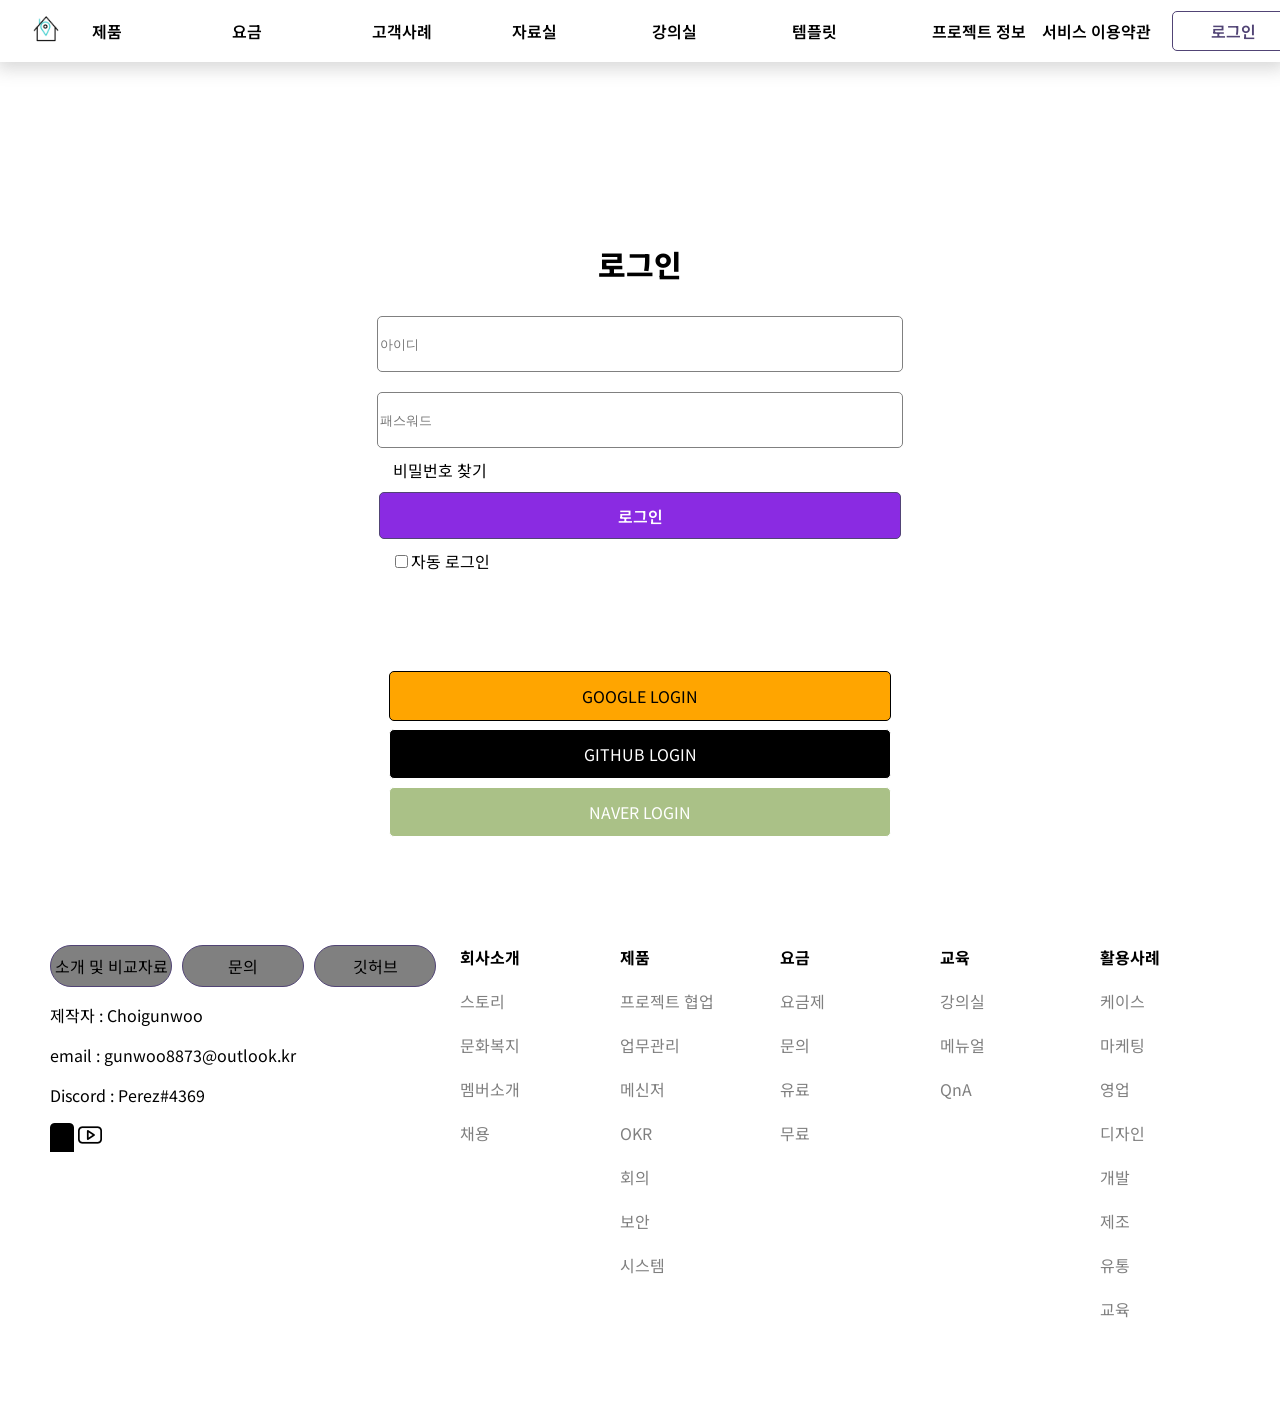
<file: Clone Web/login.html>
<!DOCTYPE html>
<html lang="en">
<head>
    <meta charset="UTF-8">
    <meta name="viewport" content="width=device-width, initial-scale=1.0">
    <title>Login Page</title>
    <link rel="stylesheet" href="./css/login.css">
    <link rel="preconnect" href="https://fonts.googleapis.com">
    <link rel="preconnect" href="https://fonts.gstatic.com" crossorigin>
    <link href="https://fonts.googleapis.com/css2?family=Noto+Sans+KR:wght@100;300;400;500;700;900&display=swap" rel="stylesheet">
</head>
<body>
    <header id="head-container">
        <div class="head-main-menu">
            <a href="./index.html" class="main-logo"><img src="./img/login-img/free-animated-icon-home-6844422.gif">
            <a href="./production.html" class="menu-list">제품</a>
            <a href="./cost.html" class="menu-list">요금</a>
            <a href="./info.html" class="menu-list">고객사례</a>
            <a href="#" class="menu-list">자료실</a>
            <a href="./classroom.html" class="menu-list">강의실</a>
            <a href="https://indecisive-pan-8f7.notion.site/65546f78051b4acca81b9dbeca0f73e6?v=2c024377dea540018d1ac165f63aa954" class="menu-list" target="_blank">템플릿</a>
            <a href="https://github.com/gunwoo8873/HTML.git" class="menu-list">프로젝트 정보</a>
        </div>
        <div class="head-sub-menu">
            <a href="./sc-informaition.html" class="sub-menu-list">서비스 이용약관</a>
            <a href="./login.html" class="sub-login-btn" id="login">로그인</a>
            <a href="./signup.html" class="sub-sinup-btn" id="Signup">회원가입</a>
        </div>
    </header>
    <section id="sec-container">
        <article class="login-title">
            <h1 class="main-title">로그인</h1>
        </article>
        <article class="login-input">
            <input type="email" name="#" id="id" placeholder="아이디">
            <input type="password" name="#" id="ps" placeholder="패스워드">
        </article>
        <article class="password-remenber"><a href="#">비밀번호 찾기</a></article>
        <article class="login-btn"><a href="#">로그인</a></article>
        <article class="login-save"><input type="checkbox" name="#" id="save">자동 로그인</article>
        <article class="login-platform">
            <a href="#" class="platform-btn" id="google">GOOGLE LOGIN</a>
            <a href="#" class="platform-btn" id="github">GITHUB LOGIN</a>
            <a href="#" class="platform-btn" id="naver">NAVER LOGIN</a>
        </article>
    </section>
    <footer id="footer-container">
        <div class="footer-left-contents">
            <div class="left-top-btn">
                <a href="#" class="top-btn" id="informaition-data">소개 및 비교자료</a>
                <a href="#" class="top-btn" id="informaition-qna">문의</a>
                <a href="#" class="top-btn" id="infotmaition-github">깃허브</a>
            </div>
            <div class="left-mid-text">
                <p><span class="info-text">제작자&nbsp;:&nbsp;Choigunwoo</span></p>
                <p><span class="info-text">email&nbsp;:&nbsp;gunwoo8873@outlook.kr</span></p>
                <p><span class="info-text">Discord&nbsp;:&nbsp;Perez#4369</span></p>
            </div>
            <div class="left-bat-btn">
                <a href="#" class="link-icon" id="github"><img src="./img/main-img/free-icon-github-sign-25657.png" alt="#"></a>
                <a href="#" class="link-icon" id="youtube"><img src="./img/main-img/free-icon-youtube-logo-87421.png" alt="#"></a>
            </div>
        </div>
        <div class="footer-right-contents">
            <div class="footer-right-informaition">
                <b class="info-title">회사소개</b>
                <a href="#" class="info-link">스토리</a>
                <a href="#" class="info-link">문화복지</a>
                <a href="#" class="info-link">멤버소개</a>
                <a href="#" class="info-link">채용</a>
            </div>
            <div class="footer-right-informaition">
                <b class="info-title">제품</b>
                <a href="#" class="info-link">프로젝트 협업</a>
                <a href="#" class="info-link">업무관리</a>
                <a href="#" class="info-link">메신저</a>
                <a href="#" class="info-link">OKR</a>
                <a href="#" class="info-link">회의</a>
                <a href="#" class="info-link">보안</a>
                <a href="#" class="info-link">시스템</a>
            </div>
            <div class="footer-right-informaition">
                <b class="info-title">요금</b>
                <a href="#" class="info-link">요금제</a>
                <a href="#" class="info-link">문의</a>
                <a href="#" class="info-link">유료</a>
                <a href="#" class="info-link">무료</a>
            </div>
            <div class="footer-right-informaition">
                <b class="info-title">교육</b>
                <a href="#" class="info-link">강의실</a>
                <a href="#" class="info-link">메뉴얼</a>
                <a href="#" class="info-link">QnA</a>
            </div>
            <div class="footer-right-informaition">
                <b class="info-title">활용사례</b>
                <a href="#" class="info-link">케이스</a>
                <a href="#" class="info-link">마케팅</a>
                <a href="#" class="info-link">영업</a>
                <a href="#" class="info-link">디자인</a>
                <a href="#" class="info-link">개발</a>
                <a href="#" class="info-link">제조</a>
                <a href="#" class="info-link">유통</a>
                <a href="#" class="info-link">교육</a>
            </div>
        </div>
    </footer>
</body>
</html>
</file>
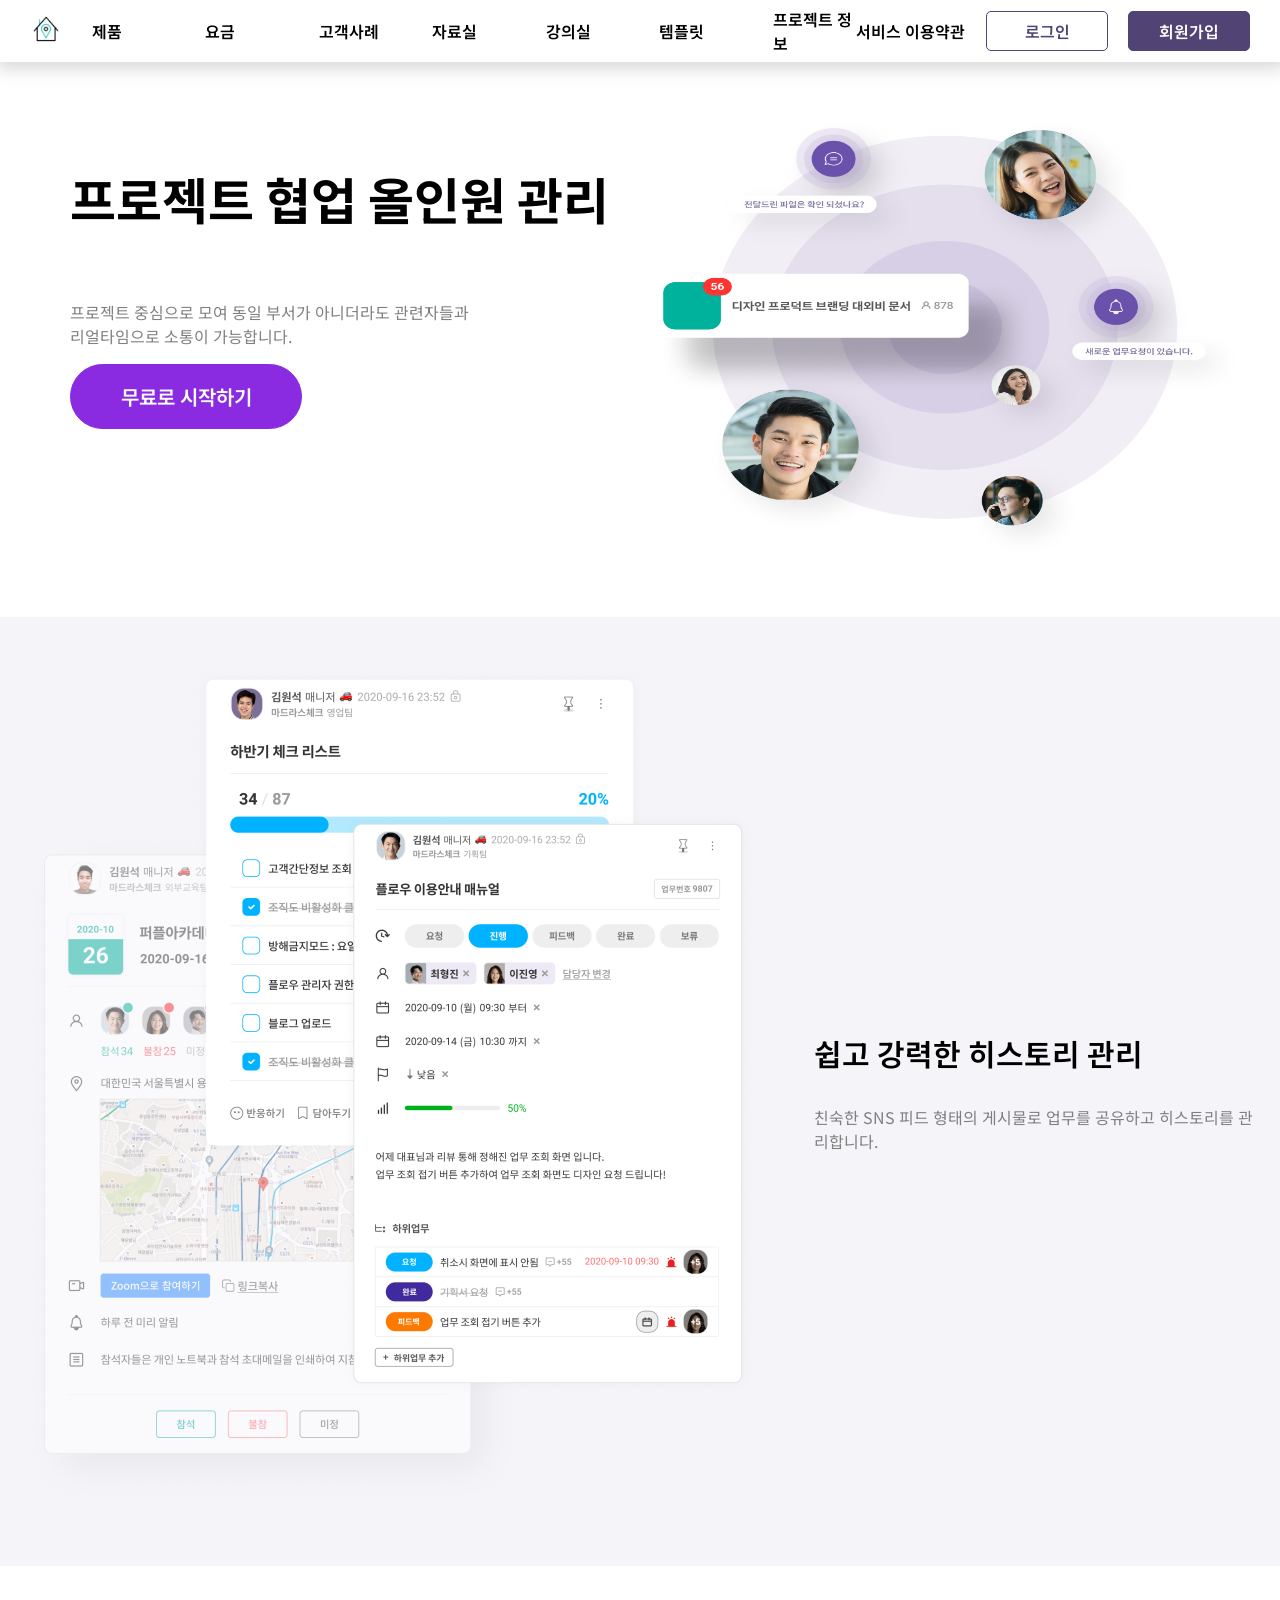
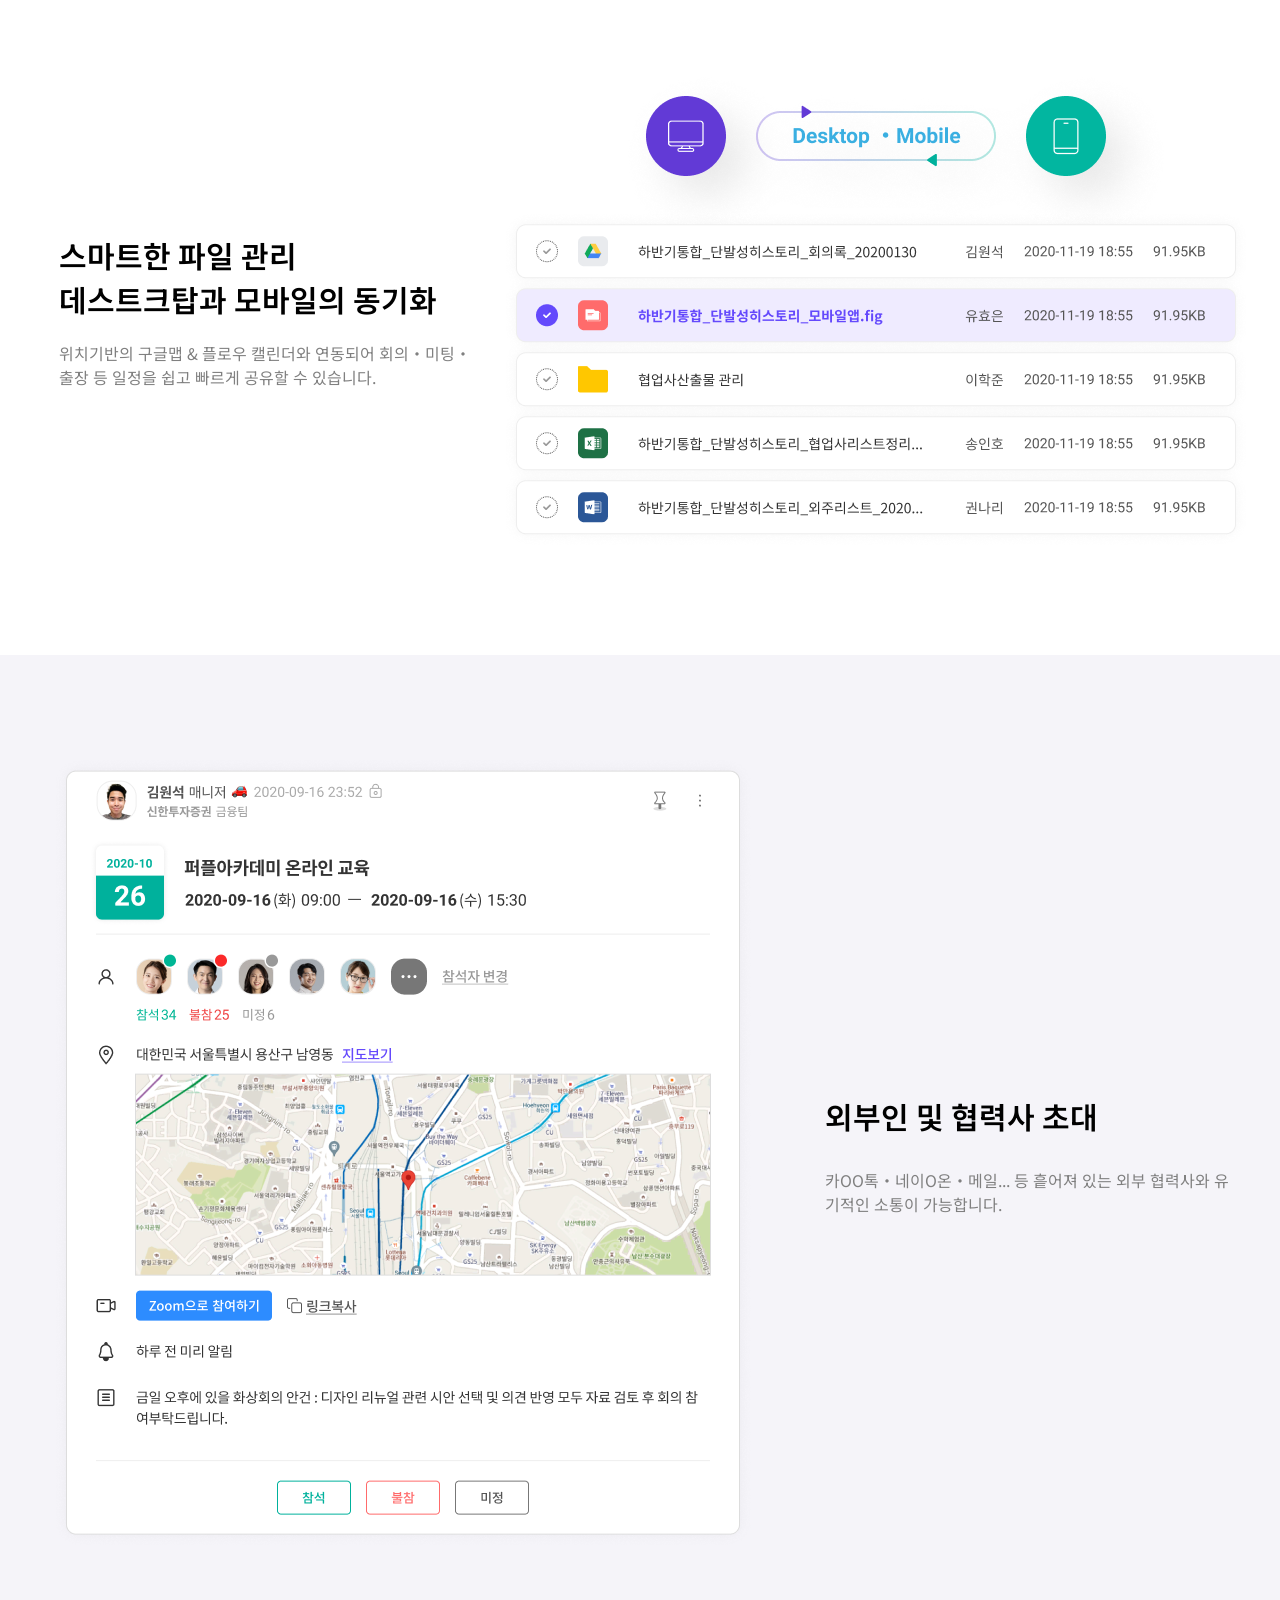
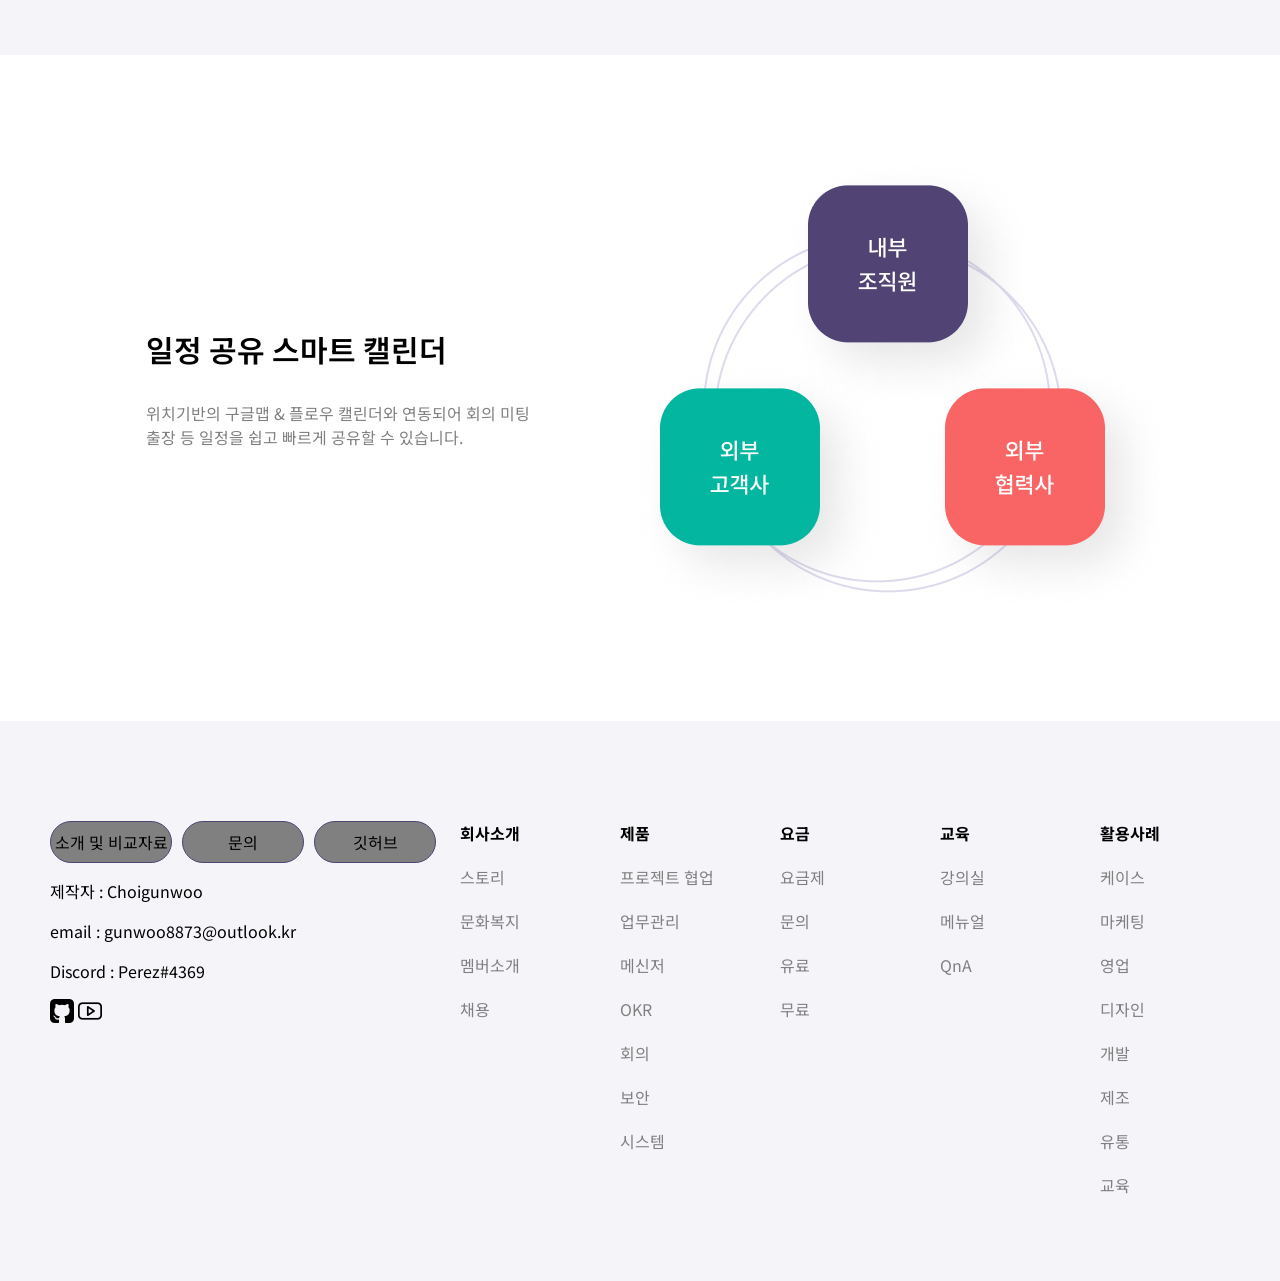
<file: Clone Web/production.html>
<!DOCTYPE html>
<html lang="en">
<head>
    <meta charset="UTF-8">
    <meta name="viewport" content="width=device-width, initial-scale=1.0">
    <title>Production Page</title>
    <link rel="stylesheet" href="./css/production.css">
    <link rel="preconnect" href="https://fonts.googleapis.com">
    <link rel="preconnect" href="https://fonts.gstatic.com" crossorigin>
    <link href="https://fonts.googleapis.com/css2?family=Noto+Sans+KR:wght@100;300;400;500;700;900&display=swap" rel="stylesheet">
</head>
<body>
    <header id="head-container">
        <div class="head-main-menu">
            <a href="./index.html" class="main-logo"><img src="./img/login-img/free-animated-icon-home-6844422.gif">
            <a href="./production.html" class="menu-list">제품</a>
            <a href="./cost.html" class="menu-list">요금</a>
            <a href="./info.html" class="menu-list">고객사례</a>
            <a href="./report.html" class="menu-list">자료실</a>
            <a href="./classroom.html" class="menu-list">강의실</a>
            <a href="https://indecisive-pan-8f7.notion.site/65546f78051b4acca81b9dbeca0f73e6?v=2c024377dea540018d1ac165f63aa954" class="menu-list" target="_blank">템플릿</a>
            <a href="https://github.com/gunwoo8873/HTML.git" class="menu-list">프로젝트 정보</a>
        </div>
        <div class="head-sub-menu">
            <a href="./sc-informaition.html" class="sub-menu-list">서비스 이용약관</a>
            <a href="./login.html" class="sub-login-btn" id="login">로그인</a>
            <a href="./signup.html" class="sub-sinup-btn" id="Signup">회원가입</a>
        </div>
    </header>
    <section id="sec-container-i">
        <div class="i-contents-title">
            <p class="i-sub-title">프로젝트 협업 올인원 관리</p>
            <p class="i-main-title">프로젝트 중심으로 모여 동일 부서가 아니더라도 관련자들과<br> 리얼타임으로 소통이 가능합니다.</p>
            <a href="./signup.html" class="signup-link">무료로 시작하기</a>
        </div>
        <div class="i-main-top-img">
            <img src="./img/production-img/content-0.png" alt="#" width="600px" height="450px">
        </div>
    </section>
    <section id="sec-container-ii">
        <div class="ii-main-img"><img src="./img/production-img/content-1.png" alt="#" class="ii-img"></div>
        <div class="ii-contents-title">
            <span class="ii-main-title">쉽고 강력한 히스토리 관리</span>
            <span class="ii-sub-title">친숙한 SNS 피드 형태의 게시물로 업무를 공유하고 히스토리를 관리합니다.</span>
        </div>
    </section>
    <section id="sec-container-iii">
        <div class="iii-contents-title">
            <span class="iii-main-title">스마트한 파일 관리<br>데스트크탑과 모바일의 동기화</span>
            <span class="iii-sub-title">위치기반의 구글맵 & 플로우 캘린더와 연동되어 회의・미팅・<br>출장 등 일정을 쉽고 빠르게 공유할 수 있습니다.</span>
        </div>
        <div class="iii-contents-img"><img src="./img/production-img/content-2.png" alt="#"></div>
    </section>
    <section id="sec-container-v">
        <div class="v-contents-img"><img src="./img/production-img/content-3.png" alt="#"></div>
        <div class="v-contents-title">
            <span class="v-main-title">외부인 및 협력사 초대</span>
            <span class="v-sub-title">카OO톡・네이O온・메일... 등 흩어져 있는 외부 협력사와 유<br>기적인 소통이 가능합니다.</span>
        </div>
    </section>
    <section id="sec-container-iv">
        <div class="iv-contents-title">
            <span class="iv-main-title">일정 공유 스마트 캘린더</span>
            <span class="iv-sub-title">위치기반의 구글맵 & 플로우 캘린더와 연동되어 회의 미팅<br>출장 등 일정을 쉽고 빠르게 공유할 수 있습니다.</span>
        </div>
        <div class="iv-contents-img"><img src="./img/production-img/content-4.png" alt="#"></div>
    </section>
    <footer id="footer-container">
        <div class="footer-left-contents">
            <div class="left-top-btn">
                <a href="#" class="top-btn" id="informaition-data">소개 및 비교자료</a>
                <a href="#" class="top-btn" id="informaition-qna">문의</a>
                <a href="#" class="top-btn" id="infotmaition-github">깃허브</a>
            </div>
            <div class="left-mid-text">
                <p><span class="info-text">제작자&nbsp;:&nbsp;Choigunwoo</span></p>
                <p><span class="info-text">email&nbsp;:&nbsp;gunwoo8873@outlook.kr</span></p>
                <p><span class="info-text">Discord&nbsp;:&nbsp;Perez#4369</span></p>
            </div>
            <div class="left-bat-btn">
                <a href="#" class="link-icon" id="github"><img src="./img/main-img/free-icon-github-sign-25657.png" alt="#"></a>
                <a href="#" class="link-icon" id="youtube"><img src="./img/main-img/free-icon-youtube-logo-87421.png" alt="#"></a>
            </div>
        </div>
        <div class="footer-right-contents">
            <div class="footer-right-informaition">
                <b class="info-title">회사소개</b>
                <a href="#" class="info-link">스토리</a>
                <a href="#" class="info-link">문화복지</a>
                <a href="#" class="info-link">멤버소개</a>
                <a href="#" class="info-link">채용</a>
            </div>
            <div class="footer-right-informaition">
                <b class="info-title">제품</b>
                <a href="#" class="info-link">프로젝트 협업</a>
                <a href="#" class="info-link">업무관리</a>
                <a href="#" class="info-link">메신저</a>
                <a href="#" class="info-link">OKR</a>
                <a href="#" class="info-link">회의</a>
                <a href="#" class="info-link">보안</a>
                <a href="#" class="info-link">시스템</a>
            </div>
            <div class="footer-right-informaition">
                <b class="info-title">요금</b>
                <a href="#" class="info-link">요금제</a>
                <a href="#" class="info-link">문의</a>
                <a href="#" class="info-link">유료</a>
                <a href="#" class="info-link">무료</a>
            </div>
            <div class="footer-right-informaition">
                <b class="info-title">교육</b>
                <a href="#" class="info-link">강의실</a>
                <a href="#" class="info-link">메뉴얼</a>
                <a href="#" class="info-link">QnA</a>
            </div>
            <div class="footer-right-informaition">
                <b class="info-title">활용사례</b>
                <a href="#" class="info-link">케이스</a>
                <a href="#" class="info-link">마케팅</a>
                <a href="#" class="info-link">영업</a>
                <a href="#" class="info-link">디자인</a>
                <a href="#" class="info-link">개발</a>
                <a href="#" class="info-link">제조</a>
                <a href="#" class="info-link">유통</a>
                <a href="#" class="info-link">교육</a>
            </div>
        </div>
    </footer>
</body>
</html>
</file>
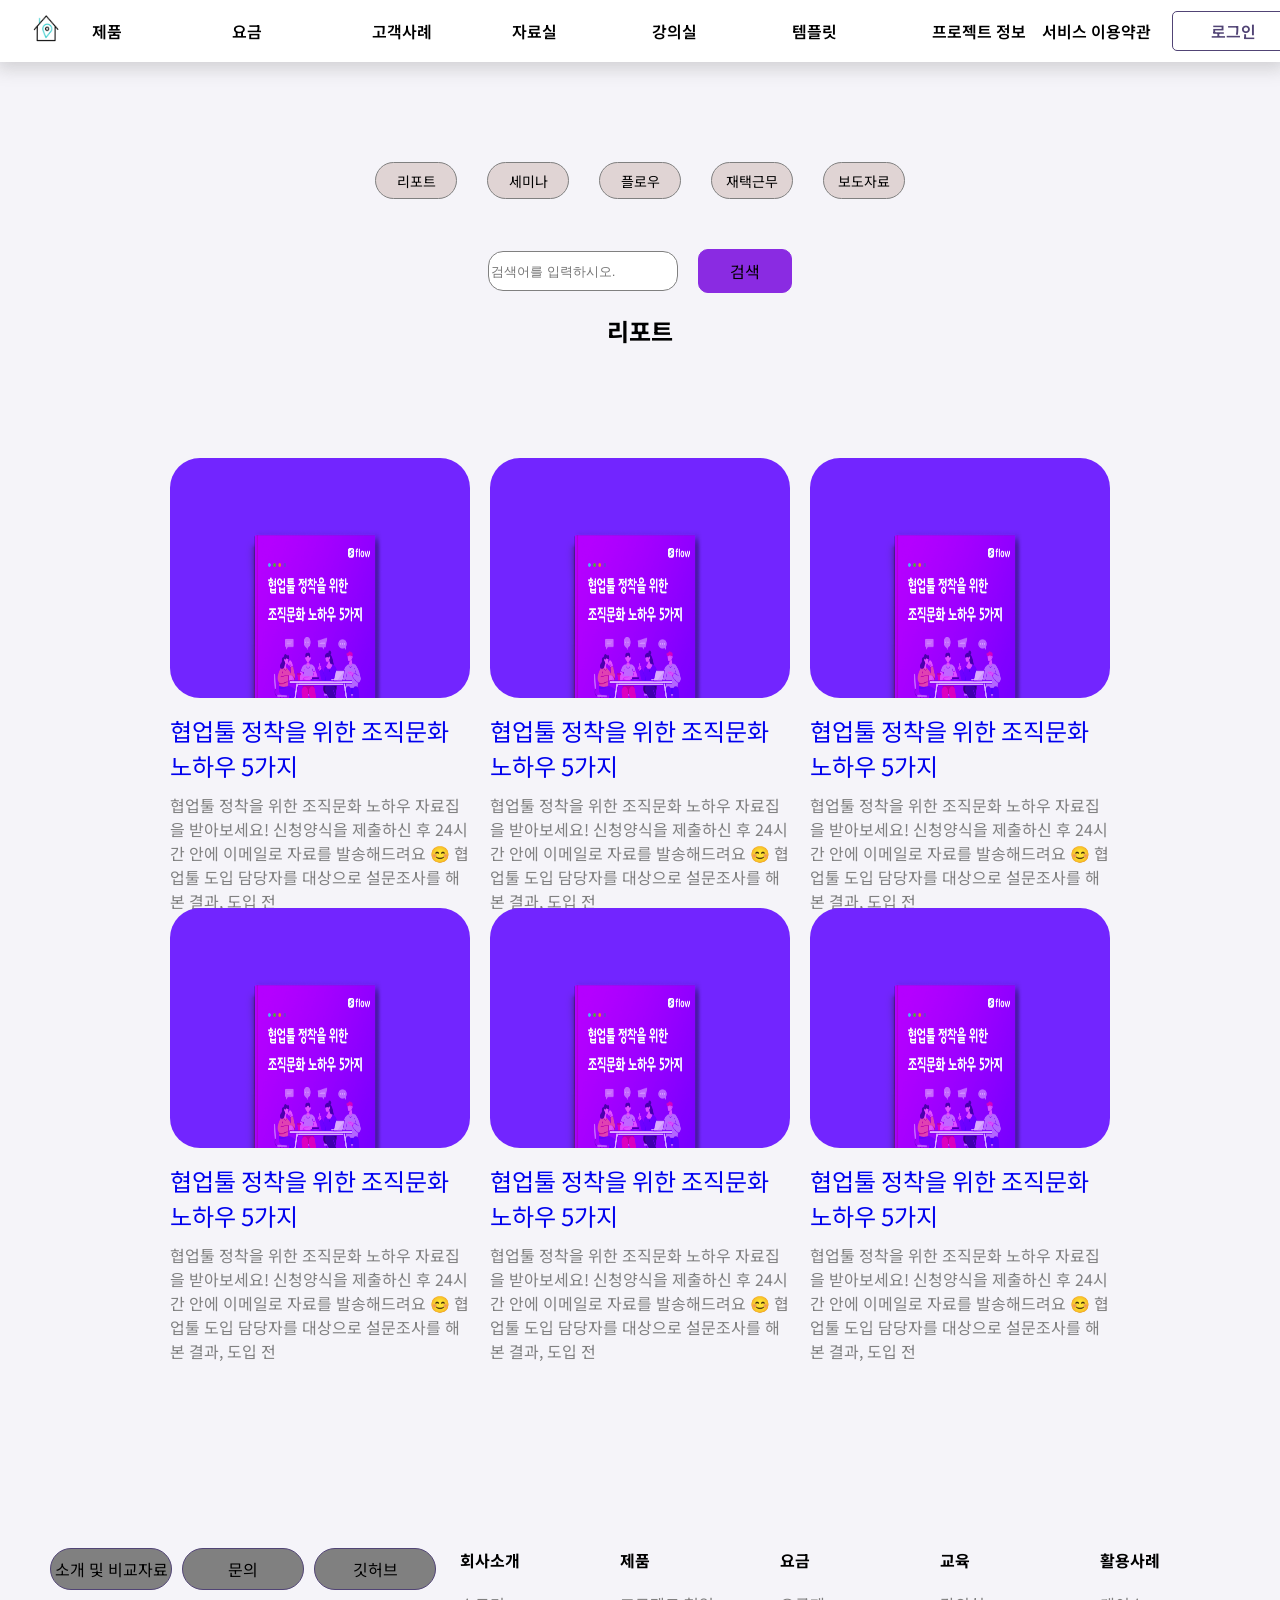
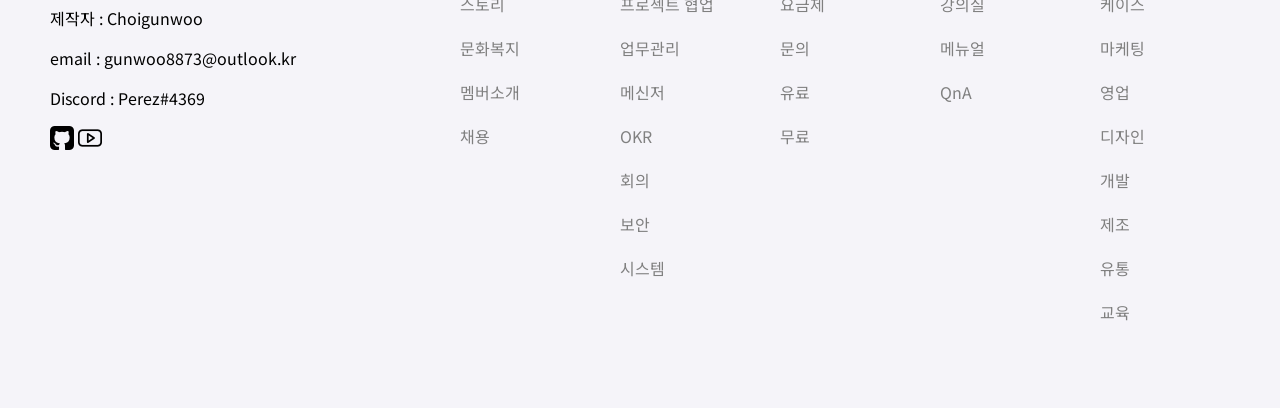
<file: Clone Web/report.html>
<!DOCTYPE html>
<html lang="en">
<head>
    <meta charset="UTF-8">
    <meta name="viewport" content="width=device-width, initial-scale=1.0">
    <title>Report Page</title>
    <link rel="stylesheet" href="./css/report.css">
    <link rel="preconnect" href="https://fonts.googleapis.com">
    <link rel="preconnect" href="https://fonts.gstatic.com" crossorigin>
    <link href="https://fonts.googleapis.com/css2?family=Noto+Sans+KR:wght@100;300;400;500;700;900&display=swap" rel="stylesheet">
</head>
<body>
    <header id="head-container">
        <div class="head-main-menu">
            <a href="./index.html" class="main-logo"><img src="./img/login-img/free-animated-icon-home-6844422.gif">
            <a href="./production.html" class="menu-list">제품</a>
            <a href="./cost.html" class="menu-list">요금</a>
            <a href="./info.html" class="menu-list">고객사례</a>
            <a href="./report.html" class="menu-list">자료실</a>
            <a href="./classroom.html" class="menu-list">강의실</a>
            <a href="https://indecisive-pan-8f7.notion.site/65546f78051b4acca81b9dbeca0f73e6?v=2c024377dea540018d1ac165f63aa954" class="menu-list" target="_blank">템플릿</a>
            <a href="#" class="menu-list">프로젝트 정보</a>
        </div>
        <div class="head-sub-menu">
            <a href="./sc-informaition.html" class="sub-menu-list">서비스 이용약관</a>
            <a href="./login.html" class="sub-login-btn" id="login">로그인</a>
            <a href="./signup.html" class="sub-sinup-btn" id="Signup">회원가입</a>
        </div>
    </header>
    <section id="sec-container-i">
        <div class="sec-contents-btn">
            <a href="#" class="i-contents-btn"><span class="i-text">리포트</span></a>
            <a href="#" class="i-contents-btn"><span class="i-text">세미나</span></a>
            <a href="#" class="i-contents-btn"><span class="i-text">플로우</span></a>
            <a href="#" class="i-contents-btn"><span class="i-text">재택근무</span></a>
            <a href="#" class="i-contents-btn"><span class="i-text">보도자료</span></a>
        </div>
        <div class="secah-input">
            <input type="search" name="#" id="#" placeholder="검색어를 입력하시오.">
            <a href="#" class="search-re"><span class="search-btn">검색</span></a>
        </div>
        <h1 class="search-title">리포트</h1>
        <div class="secah-box-group">
            <div class="secah-item-0">
                <a href="#"><img src="./img/report-img/report-1.png" alt="#"></a>
                <div class="secah-mid-item-1">
                    <a href="#" class="classroom-item-2">협업툴 정착을 위한 조직문화 노하우 5가지</a>
                    <div class="mid-item-2">
                        <span class="mid-info">협업툴 정착을 위한 조직문화 노하우 자료집을 받아보세요! 신청양식을 제출하신 후 24시간 안에 이메일로 자료를 발송해드려요 😊 협업툴 도입 담당자를 대상으로 설문조사를 해본 결과, 도입 전</span>
                    </div>
                </div>
            </div>
            <div class="secah-item-0">
                <a href="#"><img src="./img/report-img/report-1.png" alt="#"></a>
                <div class="secah-mid-item-1">
                    <a href="#" class="classroom-item-2">협업툴 정착을 위한 조직문화 노하우 5가지</a>
                    <div class="mid-item-2">
                        <span class="mid-info">협업툴 정착을 위한 조직문화 노하우 자료집을 받아보세요! 신청양식을 제출하신 후 24시간 안에 이메일로 자료를 발송해드려요 😊 협업툴 도입 담당자를 대상으로 설문조사를 해본 결과, 도입 전</span>
                    </div>
                </div>
            </div>
            <div class="secah-item-0">
                <a href="#"><img src="./img/report-img/report-1.png" alt="#"></a>
                <div class="secah-mid-item-1">
                    <a href="#" class="classroom-item-2">협업툴 정착을 위한 조직문화 노하우 5가지</a>
                    <div class="mid-item-2">
                        <span class="mid-info">협업툴 정착을 위한 조직문화 노하우 자료집을 받아보세요! 신청양식을 제출하신 후 24시간 안에 이메일로 자료를 발송해드려요 😊 협업툴 도입 담당자를 대상으로 설문조사를 해본 결과, 도입 전</span>
                    </div>
                </div>
            </div>
        </div>
        <div class="secah-box-group2">
            <div class="secah-item-0">
                <a href="#"><img src="./img/report-img/report-1.png" alt="#"></a>
                <div class="secah-mid-item-1">
                    <a href="#" class="classroom-item-2">협업툴 정착을 위한 조직문화 노하우 5가지</a>
                    <div class="mid-item-2">
                        <span class="mid-info">협업툴 정착을 위한 조직문화 노하우 자료집을 받아보세요! 신청양식을 제출하신 후 24시간 안에 이메일로 자료를 발송해드려요 😊 협업툴 도입 담당자를 대상으로 설문조사를 해본 결과, 도입 전</span>
                    </div>
                </div>
            </div>
            <div class="secah-item-0">
                <a href="#"><img src="./img/report-img/report-1.png" alt="#"></a>
                <div class="secah-mid-item-1">
                    <a href="#" class="classroom-item-2">협업툴 정착을 위한 조직문화 노하우 5가지</a>
                    <div class="mid-item-2">
                        <span class="mid-info">협업툴 정착을 위한 조직문화 노하우 자료집을 받아보세요! 신청양식을 제출하신 후 24시간 안에 이메일로 자료를 발송해드려요 😊 협업툴 도입 담당자를 대상으로 설문조사를 해본 결과, 도입 전</span>
                    </div>
                </div>
            </div>
            <div class="secah-item-0">
                <a href="#"><img src="./img/report-img/report-1.png" alt="#"></a>
                <div class="secah-mid-item-1">
                    <a href="#" class="classroom-item-2">협업툴 정착을 위한 조직문화 노하우 5가지</a>
                    <div class="mid-item-2">
                        <span class="mid-info">협업툴 정착을 위한 조직문화 노하우 자료집을 받아보세요! 신청양식을 제출하신 후 24시간 안에 이메일로 자료를 발송해드려요 😊 협업툴 도입 담당자를 대상으로 설문조사를 해본 결과, 도입 전</span>
                    </div>
                </div>
            </div>
        </div>
    </section>
    <footer id="footer-container">
        <div class="footer-left-contents">
            <div class="left-top-btn">
                <a href="#" class="top-btn" id="informaition-data">소개 및 비교자료</a>
                <a href="#" class="top-btn" id="informaition-qna">문의</a>
                <a href="#" class="top-btn" id="infotmaition-github">깃허브</a>
            </div>
            <div class="left-mid-text">
                <p><span class="info-text">제작자&nbsp;:&nbsp;Choigunwoo</span></p>
                <p><span class="info-text">email&nbsp;:&nbsp;gunwoo8873@outlook.kr</span></p>
                <p><span class="info-text">Discord&nbsp;:&nbsp;Perez#4369</span></p>
            </div>
            <div class="left-bat-btn">
                <a href="#" class="link-icon" id="github"><img src="./img/main-img/free-icon-github-sign-25657.png" alt="#"></a>
                <a href="#" class="link-icon" id="youtube"><img src="./img/main-img/free-icon-youtube-logo-87421.png" alt="#"></a>
            </div>
        </div>
        <div class="footer-right-contents">
            <div class="footer-right-informaition">
                <b class="info-title">회사소개</b>
                <a href="#" class="info-link">스토리</a>
                <a href="#" class="info-link">문화복지</a>
                <a href="#" class="info-link">멤버소개</a>
                <a href="#" class="info-link">채용</a>
            </div>
            <div class="footer-right-informaition">
                <b class="info-title">제품</b>
                <a href="#" class="info-link">프로젝트 협업</a>
                <a href="#" class="info-link">업무관리</a>
                <a href="#" class="info-link">메신저</a>
                <a href="#" class="info-link">OKR</a>
                <a href="#" class="info-link">회의</a>
                <a href="#" class="info-link">보안</a>
                <a href="#" class="info-link">시스템</a>
            </div>
            <div class="footer-right-informaition">
                <b class="info-title">요금</b>
                <a href="#" class="info-link">요금제</a>
                <a href="#" class="info-link">문의</a>
                <a href="#" class="info-link">유료</a>
                <a href="#" class="info-link">무료</a>
            </div>
            <div class="footer-right-informaition">
                <b class="info-title">교육</b>
                <a href="#" class="info-link">강의실</a>
                <a href="#" class="info-link">메뉴얼</a>
                <a href="#" class="info-link">QnA</a>
            </div>
            <div class="footer-right-informaition">
                <b class="info-title">활용사례</b>
                <a href="#" class="info-link">케이스</a>
                <a href="#" class="info-link">마케팅</a>
                <a href="#" class="info-link">영업</a>
                <a href="#" class="info-link">디자인</a>
                <a href="#" class="info-link">개발</a>
                <a href="#" class="info-link">제조</a>
                <a href="#" class="info-link">유통</a>
                <a href="#" class="info-link">교육</a>
            </div>
        </div>
    </footer>
</body>
</html>
</file>
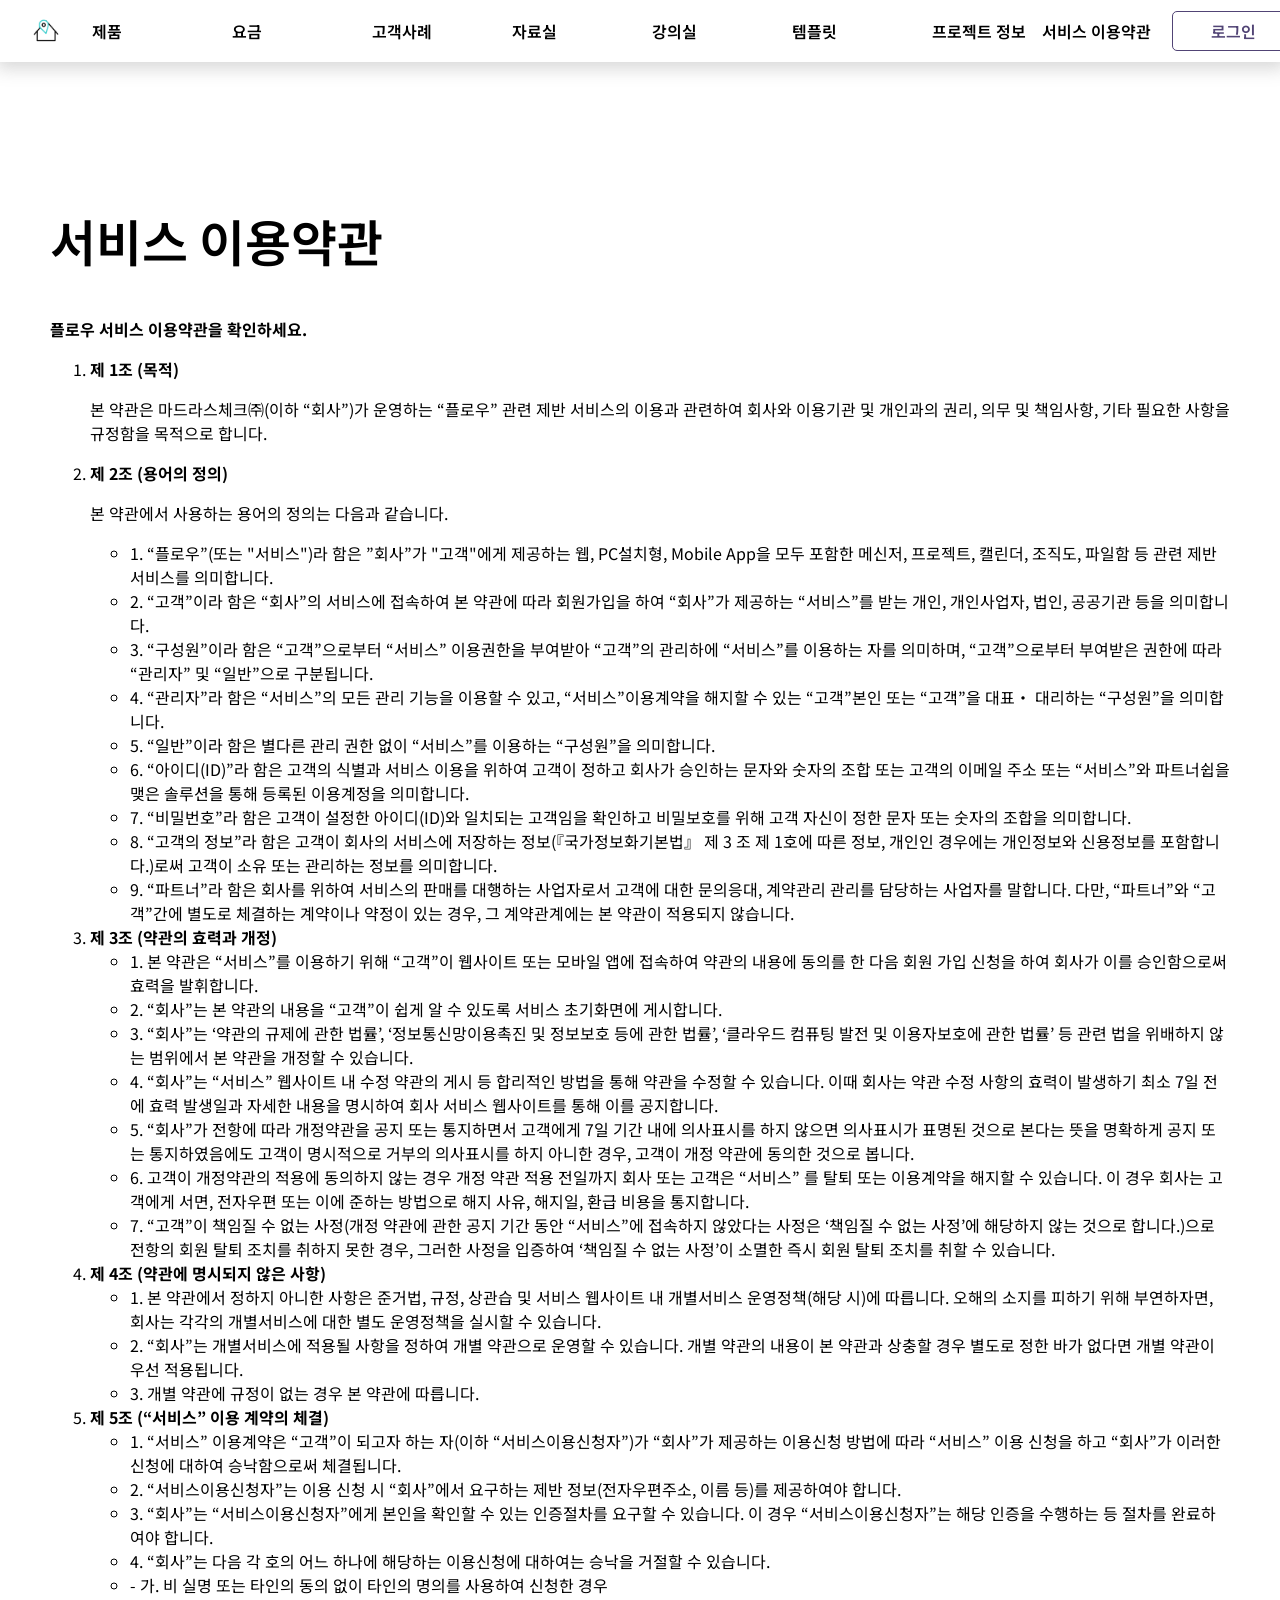
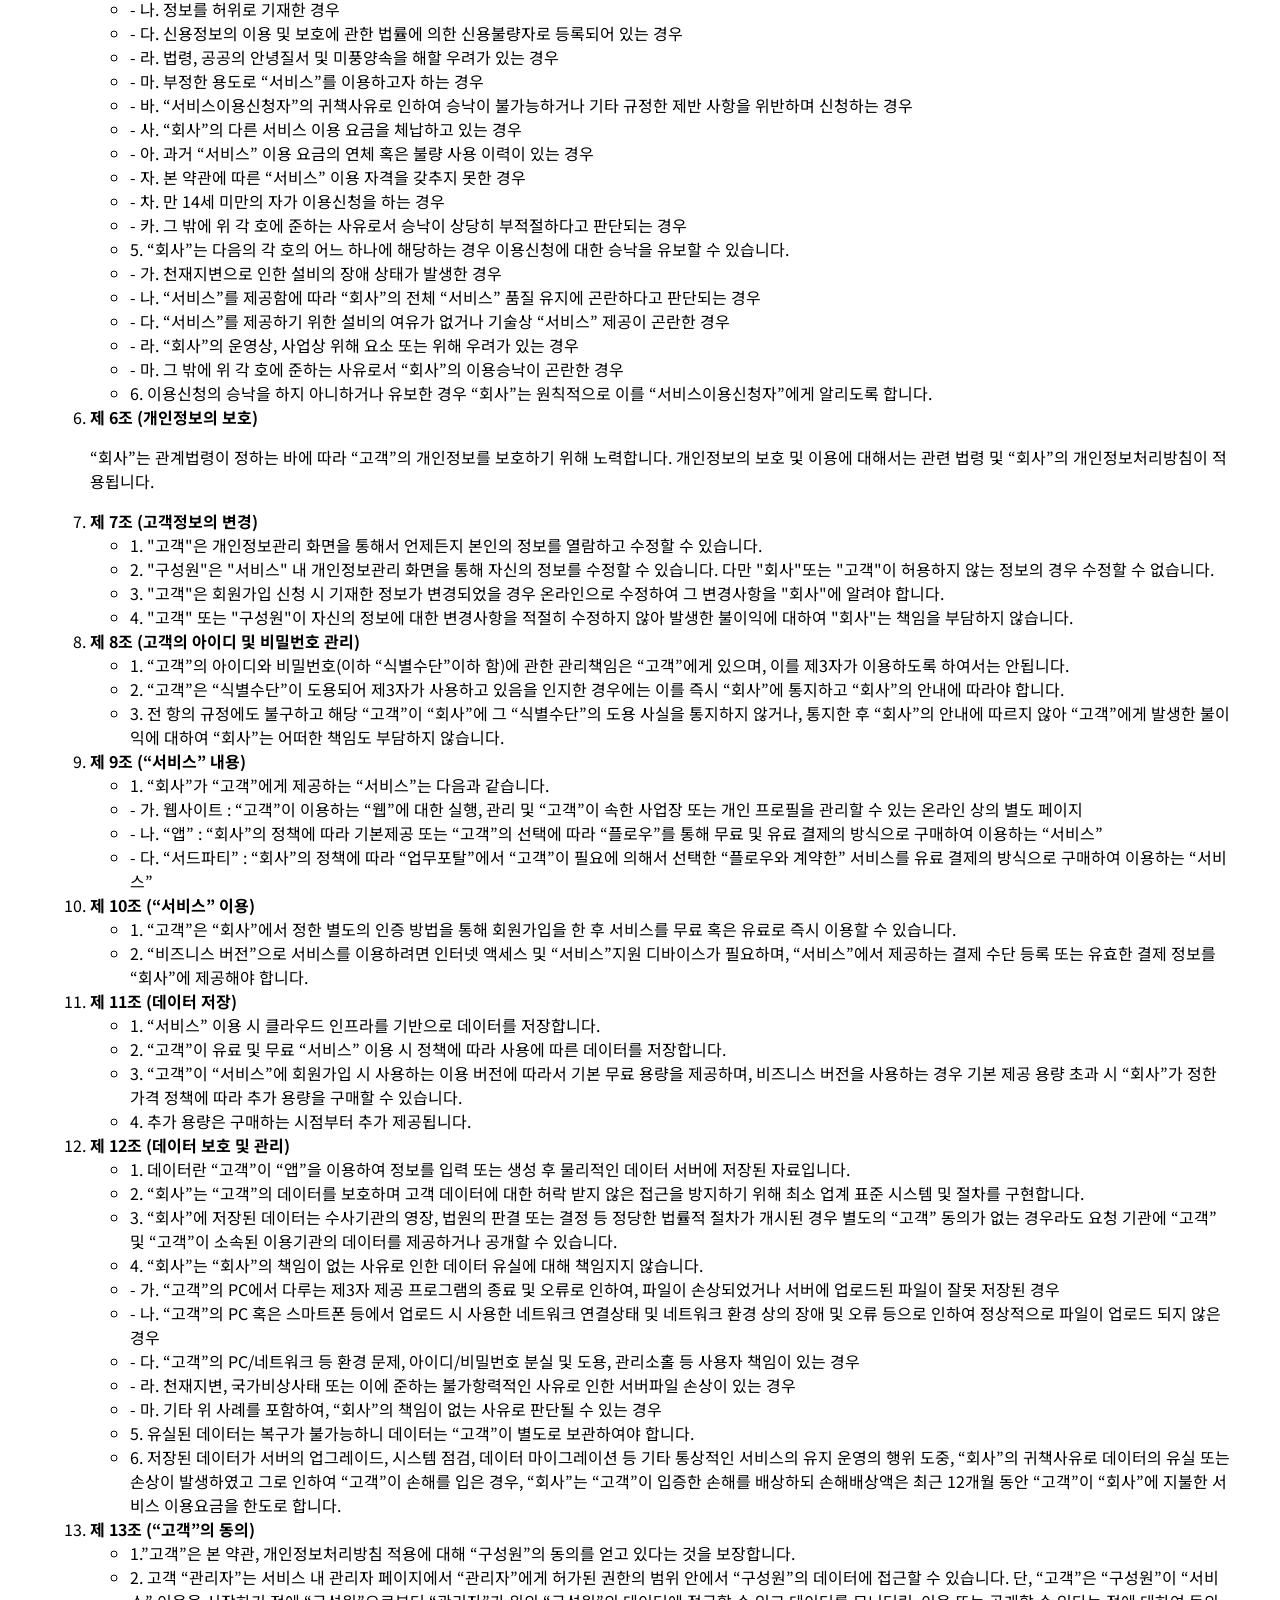
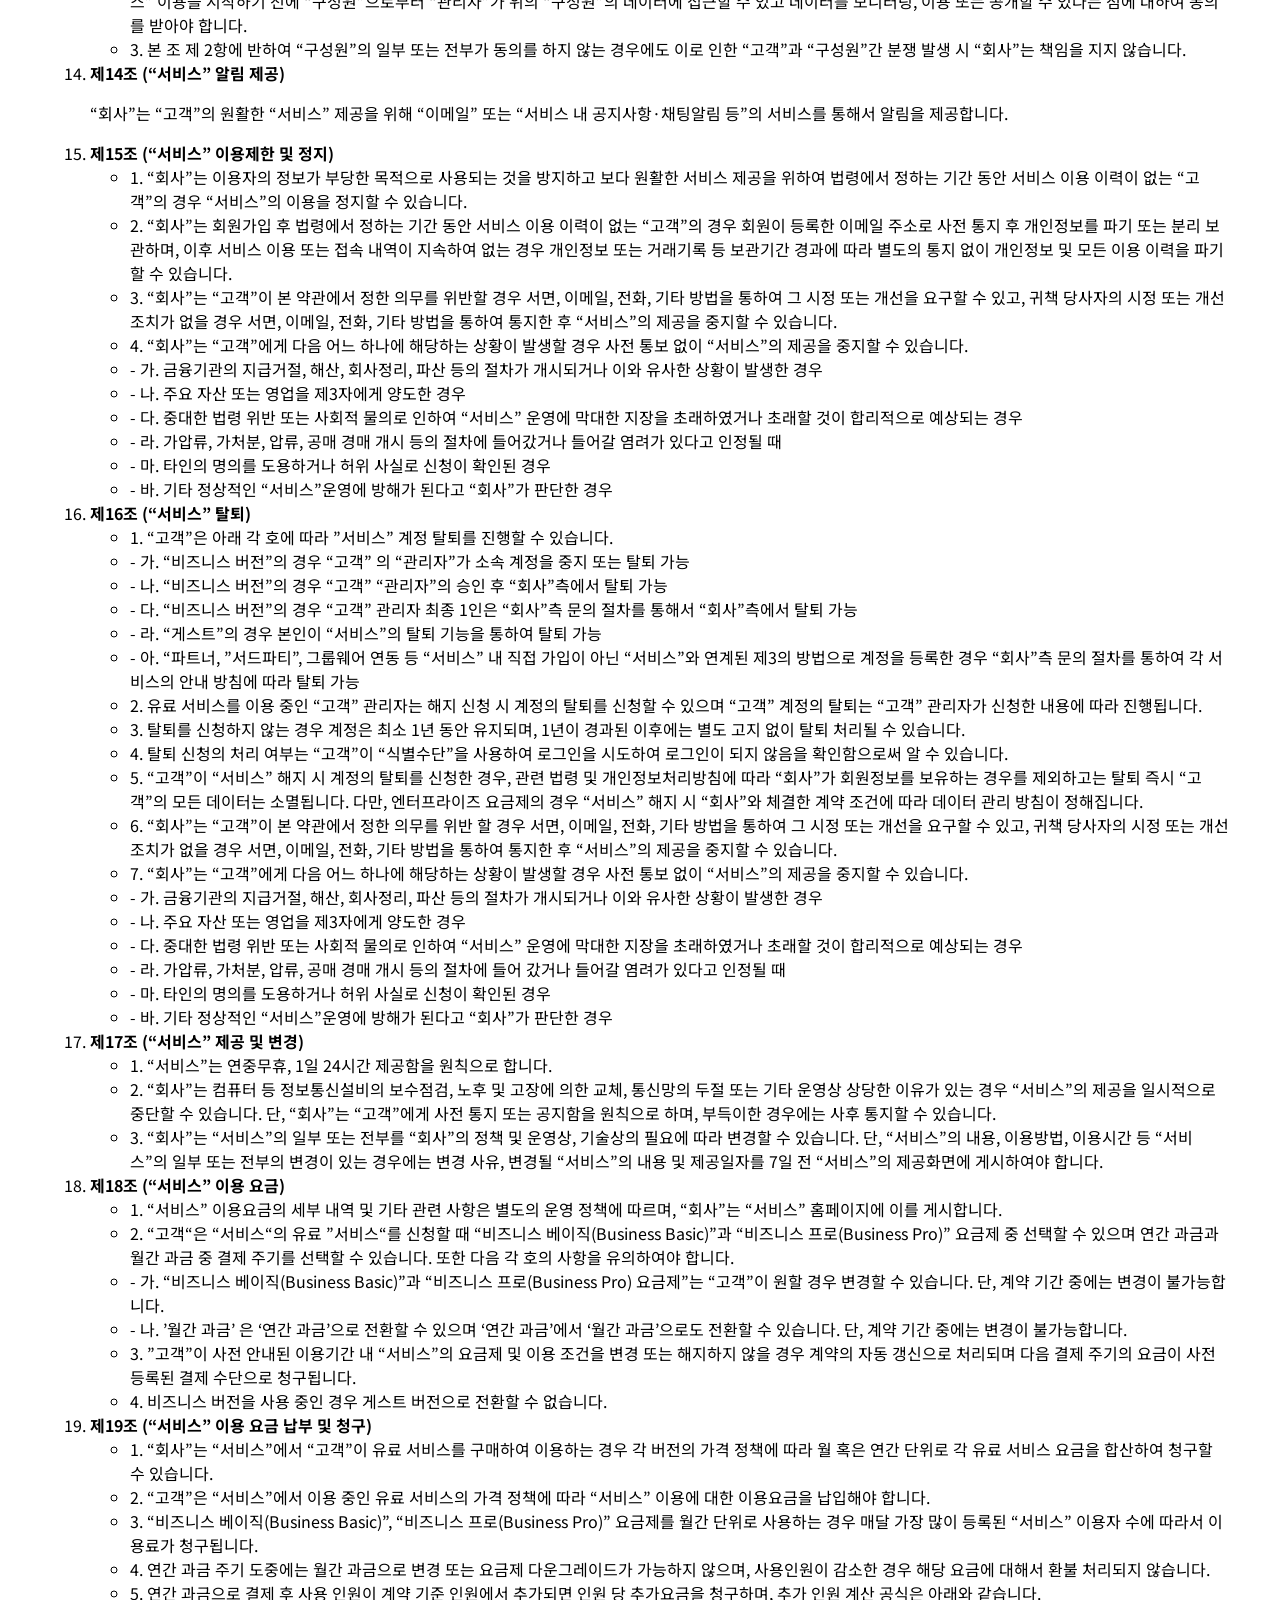
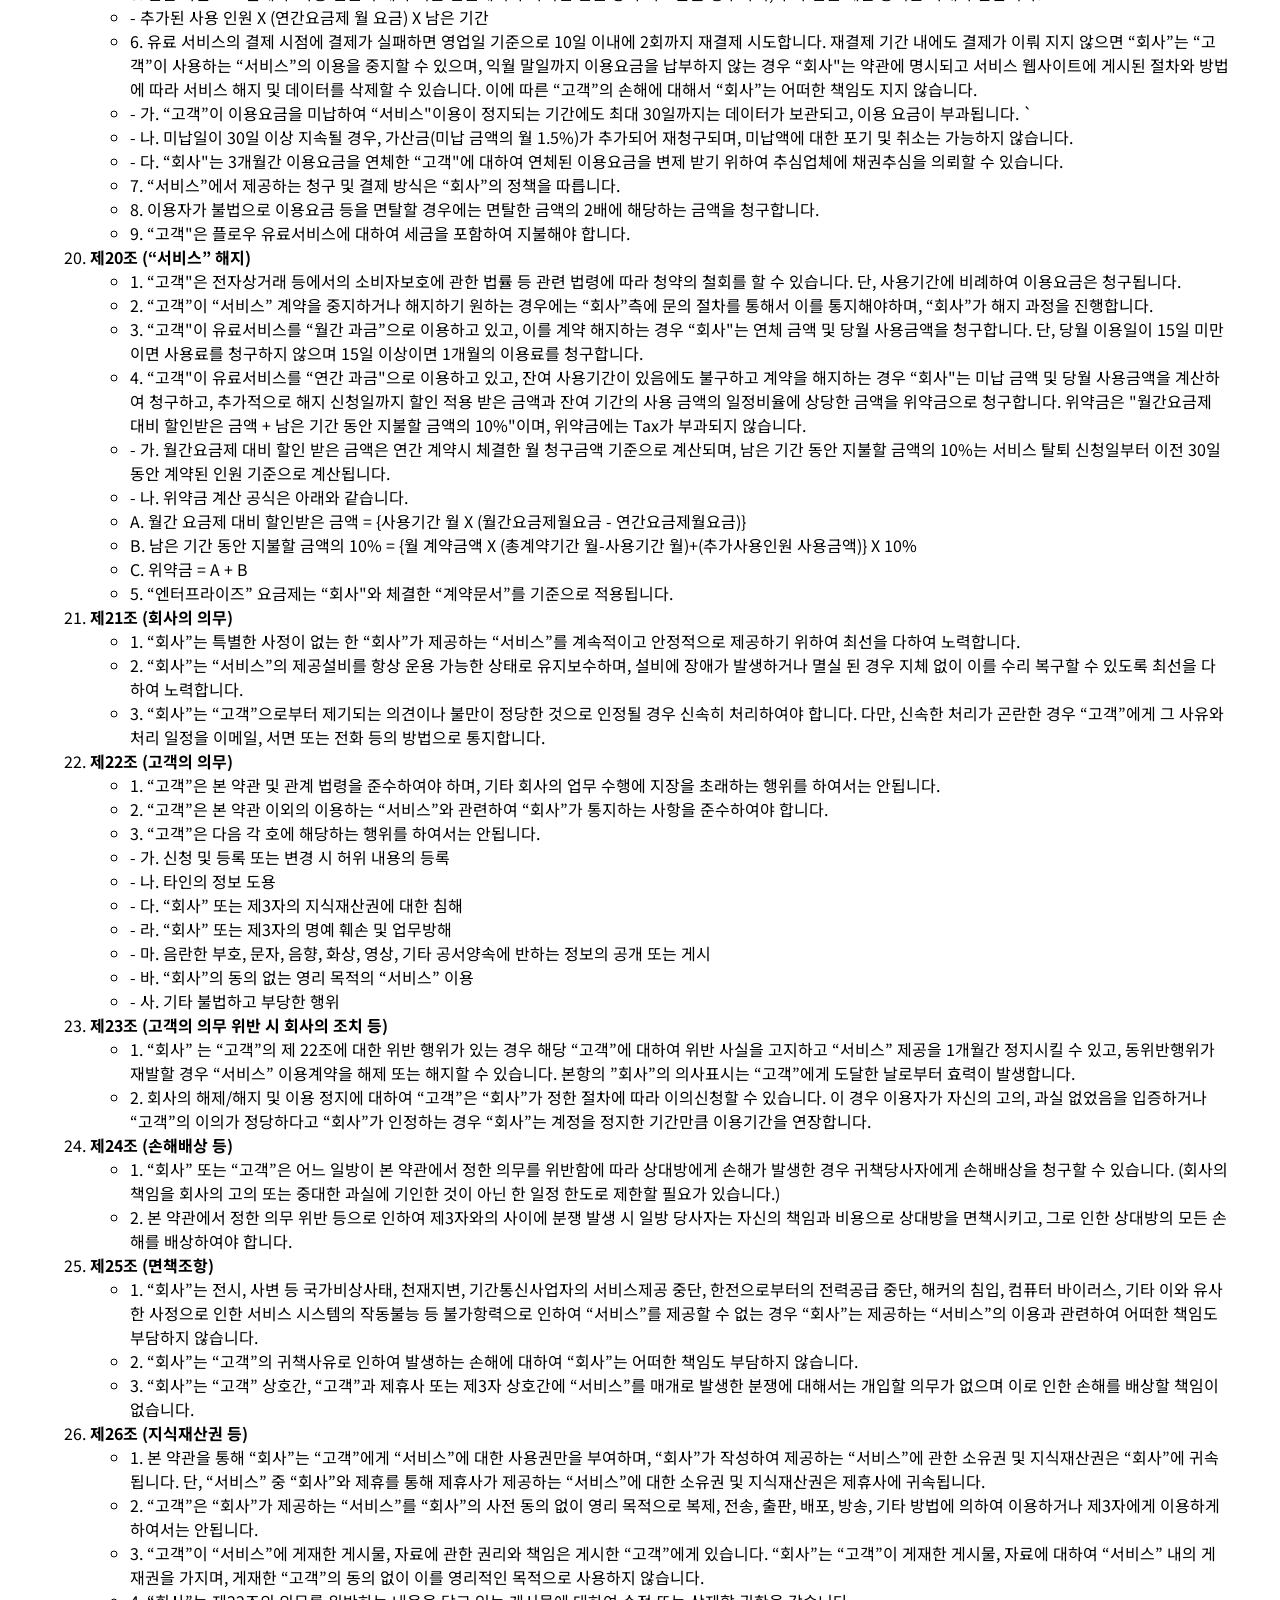
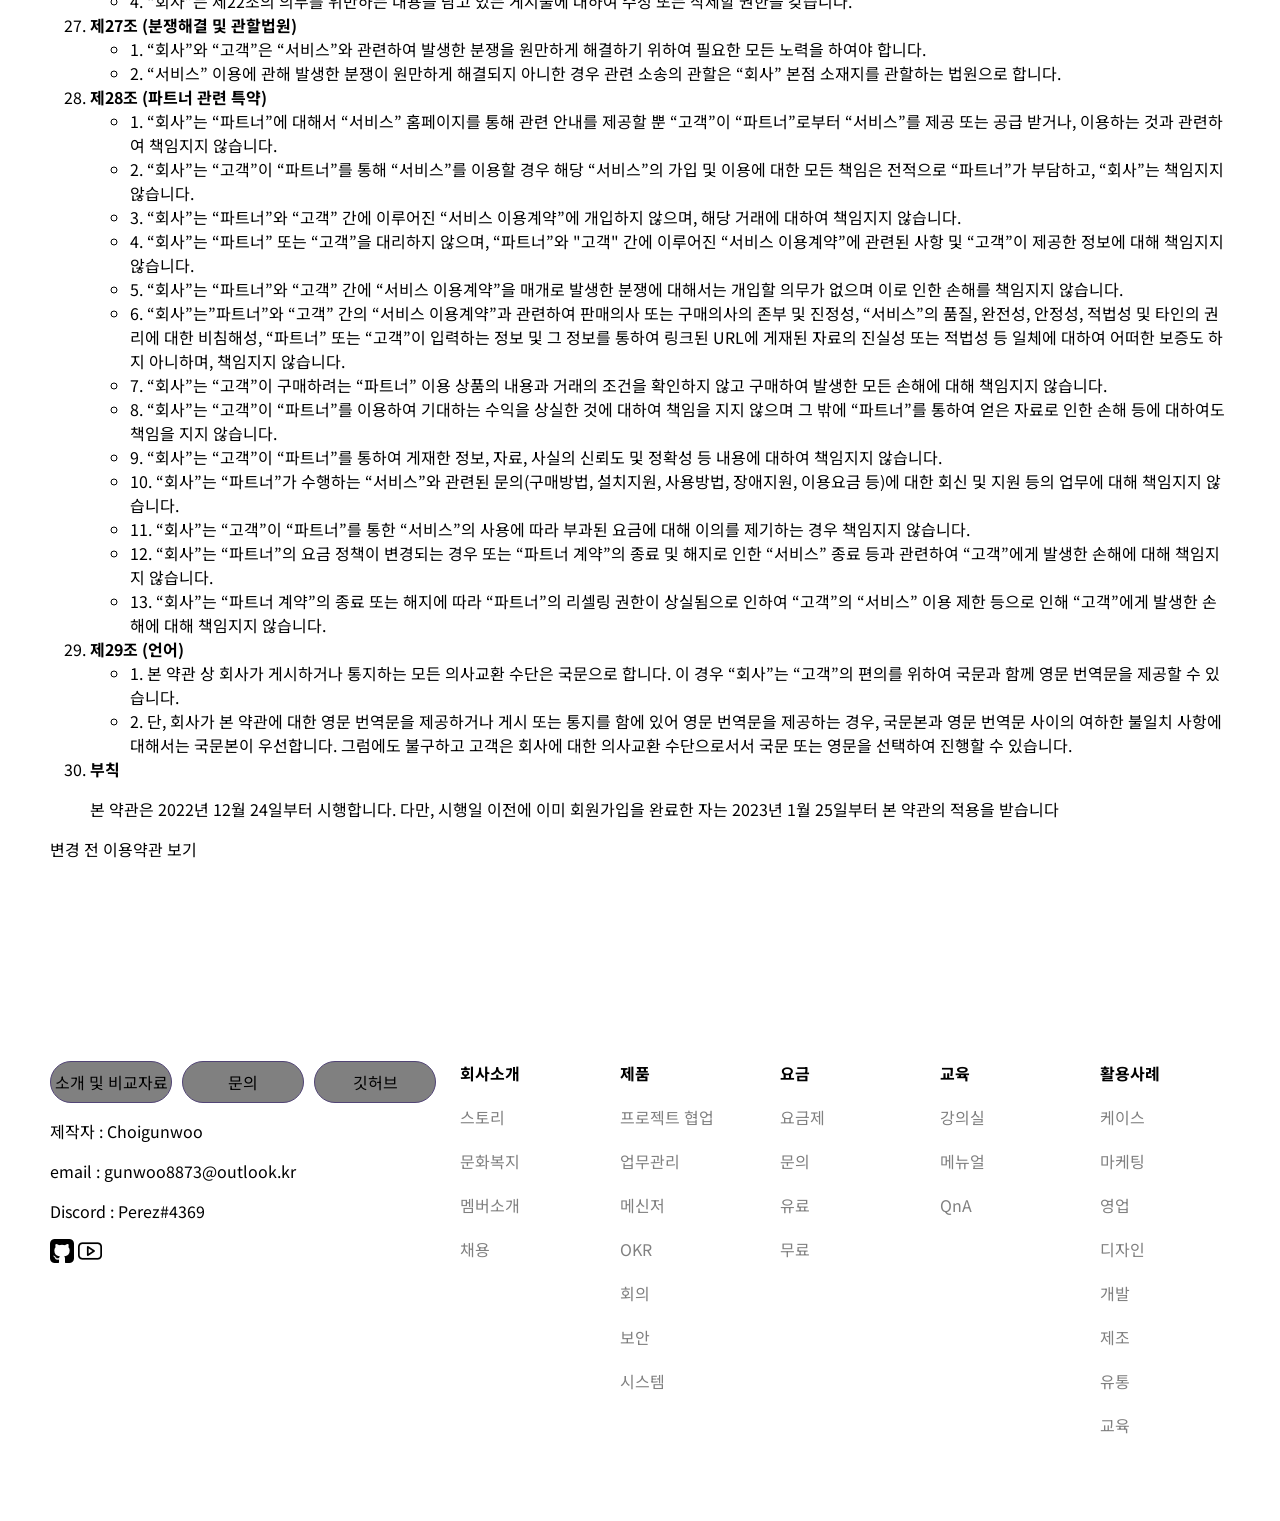
<file: Clone Web/sc-informaition.html>
<!DOCTYPE html>
<html lang="en">
<head>
    <meta charset="UTF-8">
    <meta name="viewport" content="width=device-width, initial-scale=1.0">
    <title>서비스 이용약관 안내</title>
    <link rel="stylesheet" href="./css/sc-info.css">
    <link rel="preconnect" href="https://fonts.googleapis.com">
    <link rel="preconnect" href="https://fonts.gstatic.com" crossorigin>
    <link href="https://fonts.googleapis.com/css2?family=Noto+Sans+KR:wght@100;300;400;500;700;900&display=swap" rel="stylesheet">
</head>
<body>
    <header id="head-container">
        <div class="head-main-menu">
            <a href="./index.html" class="main-logo"><img src="./img/login-img/free-animated-icon-home-6844422.gif">
            <a href="./production.html" class="menu-list">제품</a>
            <a href="./cost.html" class="menu-list">요금</a>
            <a href="./info.html" class="menu-list">고객사례</a>
            <a href="./report.html" class="menu-list">자료실</a>
            <a href="./classroom.html" class="menu-list">강의실</a>
            <a href="https://indecisive-pan-8f7.notion.site/65546f78051b4acca81b9dbeca0f73e6?v=2c024377dea540018d1ac165f63aa954" class="menu-list" target="_blank">템플릿</a>
            <a href="https://github.com/gunwoo8873/HTML.git" class="menu-list">프로젝트 정보</a>
        </div>
        <div class="head-sub-menu">
            <a href="./sc-informaition.html" class="sub-menu-list">서비스 이용약관</a>
            <a href="./login.html" class="sub-login-btn" id="login">로그인</a>
            <a href="./signup.html" class="sub-sinup-btn" id="Signup">회원가입</a>
        </div>
    </header>
    <article class="terms termsUse">
        <div class="innerSection">
            <h2>서비스 이용약관</h2>
            <strong>플로우 서비스 이용약관을 확인하세요.</strong>
            <ol>
                <li>
                    <b>제 1조 (목적)</b>
                    <p>본 약관은 마드라스체크㈜(이하 “회사”)가 운영하는 “플로우” 관련 제반 서비스의 이용과 관련하여 회사와 이용기관 및 개인과의 권리, 의무 및 책임사항, 기타 필요한 사항을 규정함을 목적으로 합니다.</p>
                </li>
                <li>
                    <b>제 2조 (용어의 정의)</b>
                    <p>본 약관에서 사용하는 용어의 정의는 다음과 같습니다.</p>
                    <ul>
                        <li>1. “플로우”(또는 "서비스")라 함은 ”회사”가 "고객"에게 제공하는 웹, PC설치형, Mobile App을 모두 포함한 메신저, 프로젝트, 캘린더, 조직도, 파일함 등 관련 제반 서비스를 의미합니다.</li>
                        <li>2. “고객”이라 함은 “회사”의 서비스에 접속하여 본 약관에 따라 회원가입을 하여 “회사”가 제공하는 “서비스”를 받는 개인, 개인사업자, 법인, 공공기관 등을 의미합니다.</li>
                        <li>3. “구성원”이라 함은  “고객”으로부터 “서비스” 이용권한을 부여받아 “고객”의 관리하에 “서비스”를 이용하는 자를 의미하며, “고객”으로부터 부여받은 권한에 따라 “관리자” 및 “일반”으로 구분됩니다.</li>
                        <li>4. “관리자”라 함은 “서비스”의 모든 관리 기능을 이용할 수 있고, “서비스”이용계약을 해지할 수 있는 “고객”본인 또는 “고객”을 대표・ 대리하는 “구성원”을 의미합니다.</li>
                        <li>5. “일반”이라 함은 별다른 관리 권한 없이 “서비스”를 이용하는 “구성원”을 의미합니다.</li>
                        <li>6. “아이디(ID)”라 함은 고객의 식별과 서비스 이용을 위하여 고객이 정하고 회사가 승인하는 문자와 숫자의 조합 또는 고객의 이메일 주소 또는 “서비스”와 파트너쉽을 맺은 솔루션을 통해 등록된 이용계정을 의미합니다.</li>
                        <li>7. “비밀번호”라 함은 고객이 설정한 아이디(ID)와 일치되는 고객임을 확인하고 비밀보호를 위해 고객 자신이 정한 문자 또는 숫자의 조합을 의미합니다.</li>
                        <li>8. “고객의 정보”라 함은 고객이 회사의 서비스에 저장하는 정보(『국가정보화기본법』 제 3 조 제 1호에 따른 정보, 개인인 경우에는 개인정보와 신용정보를 포함합니다.)로써 고객이 소유 또는 관리하는 정보를 의미합니다.</li>
                        <li>9. “파트너”라 함은 회사를 위하여 서비스의 판매를 대행하는 사업자로서 고객에 대한 문의응대, 계약관리 관리를 담당하는 사업자를 말합니다. 다만, “파트너”와 “고객”간에 별도로 체결하는 계약이나 약정이 있는 경우, 그 계약관계에는 본 약관이 적용되지 않습니다.</li>
                    </ul>
                </li>
                <li>
                    <b>제 3조 (약관의 효력과 개정)</b>
                    <ul>
                        <li>1. 본 약관은 “서비스”를 이용하기 위해 “고객”이 웹사이트 또는 모바일 앱에 접속하여 약관의 내용에 동의를 한 다음 회원 가입 신청을 하여 회사가 이를 승인함으로써 효력을 발휘합니다.</li>
                        <li>2. “회사”는 본 약관의 내용을 “고객”이 쉽게 알 수 있도록 서비스 초기화면에 게시합니다.</li>
                        <li>3. “회사”는 ‘약관의 규제에 관한 법률’, ‘정보통신망이용촉진 및 정보보호 등에 관한 법률’, ‘클라우드 컴퓨팅 발전 및 이용자보호에 관한 법률’ 등 관련 법을 위배하지 않는 범위에서 본 약관을 개정할 수 있습니다.</li>
                        <li>4. “회사”는 “서비스” 웹사이트 내 수정 약관의 게시 등 합리적인 방법을 통해 약관을 수정할 수 있습니다. 이때 회사는 약관 수정 사항의 효력이 발생하기 최소 7일 전에 효력 발생일과 자세한 내용을 명시하여 회사 서비스 웹사이트를 통해 이를 공지합니다.</li>
                        <li>5. “회사”가 전항에 따라 개정약관을 공지 또는 통지하면서 고객에게 7일 기간 내에 의사표시를 하지 않으면 의사표시가 표명된 것으로 본다는 뜻을 명확하게 공지 또는 통지하였음에도 고객이 명시적으로 거부의 의사표시를 하지 아니한 경우, 고객이 개정 약관에 동의한 것으로 봅니다.</li>
                        <li>6. 고객이 개정약관의 적용에 동의하지 않는 경우 개정 약관 적용 전일까지 회사 또는 고객은 “서비스” 를 탈퇴  또는 이용계약을 해지할 수 있습니다. 이 경우 회사는 고객에게 서면, 전자우편 또는 이에 준하는 방법으로 해지 사유, 해지일, 환급 비용을 통지합니다.</li>
                        <li>7. “고객”이 책임질 수 없는 사정(개정 약관에 관한 공지 기간 동안 “서비스”에 접속하지 않았다는 사정은 ‘책임질 수 없는 사정’에 해당하지 않는 것으로 합니다.)으로 전항의 회원 탈퇴 조치를 취하지 못한 경우, 그러한 사정을 입증하여 ‘책임질 수 없는 사정’이 소멸한 즉시 회원 탈퇴 조치를 취할 수 있습니다.</li>
                    </ul>
                </li>
                <li>
                    <b>제 4조 (약관에 명시되지 않은 사항)</b>
                    <ul>
                        <li>1. 본 약관에서 정하지 아니한 사항은 준거법, 규정, 상관습 및 서비스 웹사이트 내 개별서비스 운영정책(해당 시)에 따릅니다. 오해의 소지를 피하기 위해 부연하자면, 회사는 각각의 개별서비스에 대한 별도 운영정책을 실시할 수 있습니다.</li>
                        <li>2. “회사”는 개별서비스에 적용될 사항을 정하여 개별 약관으로 운영할 수 있습니다. 개별 약관의 내용이 본 약관과 상충할 경우 별도로 정한 바가 없다면 개별 약관이 우선 적용됩니다.</li>
                        <li>3. 개별 약관에 규정이 없는 경우 본 약관에 따릅니다.</li>
                    </ul>
                </li>
                <li>
                    <b>제 5조 (“서비스” 이용 계약의 체결) </b>
                    <ul>
                        <li>1. “서비스” 이용계약은 “고객”이 되고자 하는 자(이하 “서비스이용신청자”)가 “회사”가 제공하는 이용신청 방법에 따라 “서비스” 이용 신청을 하고 “회사”가 이러한 신청에 대하여 승낙함으로써 체결됩니다.</li>
                        <li>2. “서비스이용신청자”는 이용 신청 시 “회사”에서 요구하는 제반 정보(전자우편주소, 이름 등)를 제공하여야 합니다.</li>
                        <li>3. “회사”는 “서비스이용신청자”에게 본인을 확인할 수 있는 인증절차를 요구할 수 있습니다. 이 경우 “서비스이용신청자”는 해당 인증을 수행하는 등 절차를 완료하여야 합니다.</li>
                        <li>4. “회사”는 다음 각 호의 어느 하나에 해당하는 이용신청에 대하여는 승낙을 거절할 수 있습니다.</li>
                        <li>- 가. 비 실명 또는 타인의 동의 없이 타인의 명의를 사용하여 신청한 경우</li>
                        <li>- 나. 정보를 허위로 기재한 경우</li>
                        <li>- 다. 신용정보의 이용 및 보호에 관한 법률에 의한 신용불량자로 등록되어 있는 경우</li>
                        <li>- 라. 법령, 공공의 안녕질서 및 미풍양속을 해할 우려가 있는 경우</li>
                        <li>- 마. 부정한 용도로 “서비스”를 이용하고자 하는 경우</li>
                        <li>- 바. “서비스이용신청자”의 귀책사유로 인하여 승낙이 불가능하거나 기타 규정한 제반 사항을 위반하며 신청하는 경우</li>
                        <li>- 사. “회사”의 다른 서비스 이용 요금을 체납하고 있는 경우</li>
                        <li>- 아. 과거 “서비스” 이용 요금의 연체 혹은 불량 사용 이력이 있는 경우</li>
                        <li>- 자. 본 약관에 따른 “서비스” 이용 자격을 갖추지 못한 경우</li>
                        <li>- 차. 만 14세 미만의 자가 이용신청을 하는 경우</li>
                        <li>- 카. 그 밖에 위 각 호에 준하는 사유로서 승낙이 상당히 부적절하다고 판단되는 경우</li>
                        <li>5. “회사”는 다음의 각 호의 어느 하나에 해당하는 경우 이용신청에 대한 승낙을 유보할 수 있습니다.</li>
                        <li>- 가. 천재지변으로 인한 설비의 장애 상태가 발생한 경우</li>
                        <li>- 나. “서비스”를 제공함에 따라 “회사”의 전체 “서비스” 품질 유지에 곤란하다고 판단되는 경우</li>
                        <li>- 다. “서비스”를 제공하기 위한 설비의 여유가 없거나 기술상 “서비스” 제공이 곤란한 경우</li>
                        <li>- 라. “회사”의 운영상, 사업상 위해 요소 또는 위해 우려가 있는 경우</li>
                        <li>- 마. 그 밖에 위 각 호에 준하는 사유로서 “회사”의 이용승낙이 곤란한 경우</li>
                        <li>6. 이용신청의 승낙을 하지 아니하거나 유보한 경우 “회사”는 원칙적으로 이를 “서비스이용신청자”에게 알리도록 합니다.</li>
                    </ul>
                </li>
                <li>
                    <b>제 6조 (개인정보의 보호)</b>
                    <p>“회사”는 관계법령이 정하는 바에 따라 “고객”의 개인정보를 보호하기 위해 노력합니다. 개인정보의 보호 및 이용에 대해서는 관련 법령 및 “회사”의 개인정보처리방침이 적용됩니다.</p>
                </li>
                <li>
                    <b>제 7조 (고객정보의 변경)</b>
                    <ul>
                        <li>1. "고객"은 개인정보관리 화면을 통해서 언제든지 본인의 정보를 열람하고 수정할 수 있습니다.</li>
                        <li>2. "구성원"은 "서비스" 내 개인정보관리 화면을 통해 자신의 정보를 수정할 수 있습니다. 다만 "회사"또는 "고객"이 허용하지 않는 정보의 경우 수정할 수 없습니다.</li>
                        <li>3. "고객"은 회원가입 신청 시 기재한 정보가 변경되었을 경우 온라인으로 수정하여 그 변경사항을 "회사"에 알려야 합니다.</li>
                        <li>4. "고객" 또는 "구성원"이 자신의 정보에 대한 변경사항을 적절히 수정하지 않아 발생한 불이익에 대하여 "회사"는 책임을 부담하지 않습니다.</li>
                    </ul>
                </li>
                <li>
                    <b>제 8조 (고객의 아이디 및 비밀번호 관리)</b>
                    <ul>
                        <li>1. “고객”의 아이디와 비밀번호(이하 “식별수단”이하 함)에 관한 관리책임은 “고객”에게 있으며, 이를 제3자가 이용하도록 하여서는 안됩니다.</li>
                        <li>2. “고객”은 “식별수단”이 도용되어 제3자가 사용하고 있음을 인지한 경우에는 이를 즉시 “회사”에 통지하고 “회사”의 안내에 따라야 합니다.</li>
                        <li>3. 전 항의 규정에도 불구하고 해당 “고객”이 “회사”에 그 “식별수단”의 도용 사실을 통지하지 않거나, 통지한 후 “회사”의 안내에 따르지 않아 “고객”에게 발생한 불이익에 대하여 “회사”는 어떠한 책임도 부담하지 않습니다.</li>
                    </ul>
                </li>
                <li>
                    <b>제 9조 (“서비스” 내용)</b>
                    <ul>
                        <li>1. “회사”가 “고객”에게 제공하는 “서비스”는 다음과 같습니다.</li>
                        <li>- 가. 웹사이트 : “고객”이 이용하는 “웹”에 대한 실행, 관리 및 “고객”이 속한 사업장 또는 개인 프로필을 관리할 수 있는 온라인 상의 별도 페이지</li>
                        <li>- 나. “앱” : “회사”의 정책에 따라 기본제공 또는 “고객”의 선택에 따라 “플로우”를 통해 무료 및 유료 결제의 방식으로 구매하여 이용하는 “서비스”</li>
                        <li>- 다. “서드파티” : “회사”의 정책에 따라 “업무포탈”에서 “고객”이 필요에 의해서 선택한 “플로우와 계약한” 서비스를 유료 결제의 방식으로 구매하여 이용하는 “서비스”</li>

                    </ul>
                </li>
                <li>
                    <b>제 10조 (“서비스” 이용)</b>
                    <ul>
                        <li>1. “고객”은 “회사”에서 정한 별도의 인증 방법을 통해 회원가입을 한 후 서비스를 무료 혹은 유료로 즉시 이용할 수 있습니다.</li>
                        <li>2. “비즈니스 버전”으로 서비스를 이용하려면 인터넷 액세스 및 “서비스”지원 디바이스가 필요하며, “서비스”에서 제공하는 결제 수단 등록 또는 유효한 결제 정보를 “회사”에 제공해야 합니다.</li>
                    </ul>
                </li>
                <li>
                    <b>제 11조 (데이터 저장)</b>
                    <ul>
                        <li>1. “서비스” 이용 시 클라우드 인프라를 기반으로 데이터를 저장합니다.</li>
                        <li>2. “고객”이 유료 및 무료 “서비스” 이용 시 정책에 따라 사용에 따른 데이터를 저장합니다.</li>
                        <li>3. “고객”이 “서비스”에 회원가입 시 사용하는 이용 버전에 따라서 기본 무료 용량을 제공하며, 비즈니스 버전을 사용하는 경우 기본 제공 용량 초과 시 “회사”가 정한 가격 정책에 따라 추가 용량을 구매할 수 있습니다.</li>
                        <li>4. 추가 용량은 구매하는 시점부터 추가 제공됩니다.</li>
                    </ul>
                </li>
                <li>
                    <b>제 12조 (데이터 보호 및 관리)</b>
                    <ul>
                        <li>1. 데이터란 “고객”이 “앱”을 이용하여 정보를 입력 또는 생성 후 물리적인 데이터 서버에 저장된 자료입니다.</li>
                        <li>2. “회사”는 “고객”의 데이터를 보호하며 고객 데이터에 대한 허락 받지 않은 접근을 방지하기 위해 최소 업계 표준 시스템 및 절차를 구현합니다.</li>
                        <li>3. “회사”에 저장된 데이터는 수사기관의 영장, 법원의 판결 또는 결정 등 정당한 법률적 절차가 개시된 경우 별도의 “고객” 동의가 없는 경우라도 요청 기관에 “고객” 및 “고객”이 소속된 이용기관의 데이터를 제공하거나 공개할 수 있습니다.</li>
                        <li>4. “회사”는 “회사”의 책임이 없는 사유로 인한 데이터 유실에 대해 책임지지 않습니다.</li>
                        <li>- 가. “고객”의 PC에서 다루는 제3자 제공 프로그램의 종료 및 오류로 인하여, 파일이 손상되었거나 서버에 업로드된 파일이 잘못 저장된 경우</li>
                        <li>- 나. “고객”의 PC 혹은 스마트폰 등에서 업로드 시 사용한 네트워크 연결상태 및 네트워크 환경 상의 장애 및 오류 등으로 인하여 정상적으로 파일이 업로드 되지 않은 경우</li>
                        <li>- 다. “고객”의 PC/네트워크 등 환경 문제, 아이디/비밀번호 분실 및 도용, 관리소홀 등 사용자 책임이 있는 경우</li>
                        <li>- 라. 천재지변, 국가비상사태 또는 이에 준하는 불가항력적인 사유로 인한 서버파일 손상이 있는 경우</li>
                        <li>- 마. 기타 위 사례를 포함하여, “회사”의 책임이 없는 사유로 판단될 수 있는 경우</li>
                        <li>5. 유실된 데이터는 복구가 불가능하니 데이터는 “고객”이 별도로 보관하여야 합니다.</li>
                        <li>6. 저장된 데이터가 서버의 업그레이드, 시스템 점검, 데이터 마이그레이션 등 기타 통상적인 서비스의 유지 운영의 행위 도중, “회사”의 귀책사유로 데이터의 유실 또는 손상이 발생하였고 그로 인하여 “고객”이 손해를 입은 경우, “회사”는 “고객”이 입증한 손해를 배상하되 손해배상액은 최근 12개월 동안 “고객”이 “회사”에 지불한 서비스 이용요금을 한도로 합니다.</li>
                    </ul>
                </li>
                <li>
                    <b>제 13조 (“고객”의 동의)</b>
                    <ul>
                        <li>1.”고객”은 본 약관, 개인정보처리방침 적용에 대해 “구성원”의 동의를 얻고 있다는 것을 보장합니다.</li>
                        <li>2. 고객 “관리자”는 서비스 내 관리자 페이지에서 “관리자”에게 허가된 권한의 범위 안에서 “구성원”의 데이터에 접근할 수 있습니다. 단, “고객”은 “구성원”이 “서비스” 이용을 시작하기 전에 “구성원”으로부터 “관리자”가 위의 “구성원”의 데이터에 접근할 수 있고 데이터를 모니터링, 이용 또는 공개할 수 있다는 점에 대하여 동의를 받아야 합니다.</li>
                        <li>3. 본 조 제 2항에 반하여 “구성원”의 일부 또는 전부가 동의를 하지 않는 경우에도 이로 인한 “고객”과 “구성원”간 분쟁 발생 시 “회사”는 책임을 지지 않습니다.</li>
                    </ul>
                </li>
                <li>
                    <b>제14조 (“서비스” 알림 제공)</b>
                    <p>“회사”는 “고객”의 원활한 “서비스” 제공을 위해 “이메일” 또는 “서비스 내 공지사항·채팅알림 등”의 서비스를 통해서 알림을 제공합니다.</p>
                </li>
                <li>
                    <b>제15조 (“서비스” 이용제한 및 정지)</b>
                    <ul>
                        <li>1. “회사”는 이용자의 정보가 부당한 목적으로 사용되는 것을 방지하고 보다 원활한 서비스 제공을 위하여 법령에서 정하는 기간 동안 서비스 이용 이력이 없는 “고객”의 경우 “서비스”의 이용을 정지할 수 있습니다.</li>
                        <li>2. “회사”는 회원가입 후 법령에서 정하는 기간 동안 서비스 이용 이력이 없는 “고객”의 경우 회원이 등록한 이메일 주소로 사전 통지 후 개인정보를 파기 또는 분리 보관하며, 이후 서비스 이용 또는 접속 내역이 지속하여 없는 경우 개인정보 또는 거래기록 등 보관기간 경과에 따라 별도의 통지 없이 개인정보 및 모든 이용 이력을 파기 할 수 있습니다.</li>
                        <li>3. “회사”는 “고객”이 본 약관에서 정한 의무를 위반할 경우 서면, 이메일, 전화, 기타 방법을 통하여 그 시정 또는 개선을 요구할 수 있고, 귀책 당사자의 시정 또는 개선 조치가 없을 경우 서면, 이메일, 전화, 기타 방법을 통하여 통지한 후 “서비스”의 제공을 중지할 수 있습니다.</li>
                        <li>4. “회사”는 “고객”에게 다음 어느 하나에 해당하는 상황이 발생할 경우 사전 통보 없이 “서비스”의 제공을 중지할 수 있습니다.</li>
                        <li>- 가. 금융기관의 지급거절, 해산, 회사정리, 파산 등의 절차가 개시되거나 이와 유사한 상황이 발생한 경우</li>
                        <li>- 나. 주요 자산 또는 영업을 제3자에게 양도한 경우</li>
                        <li>- 다. 중대한 법령 위반 또는 사회적 물의로 인하여 “서비스” 운영에 막대한 지장을 초래하였거나 초래할 것이 합리적으로 예상되는 경우</li>
                        <li>- 라. 가압류, 가처분, 압류, 공매 경매 개시 등의 절차에 들어갔거나 들어갈 염려가 있다고 인정될 때</li>
                        <li>- 마. 타인의 명의를 도용하거나 허위 사실로 신청이 확인된 경우</li>
                        <li>- 바. 기타 정상적인 “서비스”운영에 방해가 된다고 “회사”가 판단한 경우</li>
                    </ul>
                </li>
                <li>
                    <b>제16조 (“서비스” 탈퇴)</b>
                    <ul>
                        <li>1. “고객”은 아래 각 호에 따라 ”서비스” 계정 탈퇴를 진행할 수 있습니다.</li>
                        <li>- 가. “비즈니스 버전”의 경우 “고객” 의  “관리자”가 소속 계정을 중지 또는 탈퇴 가능</li>
                        <li>- 나. “비즈니스 버전”의 경우 “고객” “관리자”의 승인 후 “회사”측에서 탈퇴 가능</li>
                        <li>- 다. “비즈니스 버전”의 경우 “고객” 관리자 최종 1인은 “회사”측 문의 절차를 통해서 “회사”측에서 탈퇴 가능</li>
                        <li>- 라. “게스트”의 경우 본인이 “서비스”의 탈퇴 기능을 통하여 탈퇴 가능</li>
                        <li>- 아. “파트너, ”서드파티”, 그룹웨어 연동 등 “서비스” 내 직접 가입이 아닌 “서비스”와 연계된 제3의 방법으로 계정을 등록한 경우 “회사”측 문의 절차를 통하여 각 서비스의 안내 방침에 따라 탈퇴 가능</li>
                        <li>2. 유료 서비스를 이용 중인 “고객” 관리자는 해지 신청 시 계정의 탈퇴를 신청할 수 있으며 “고객” 계정의 탈퇴는 “고객” 관리자가 신청한 내용에 따라 진행됩니다.</li>
                        <li>3. 탈퇴를 신청하지 않는 경우 계정은 최소 1년 동안 유지되며, 1년이 경과된 이후에는 별도 고지 없이 탈퇴 처리될 수 있습니다.</li>
                        <li>4. 탈퇴 신청의 처리 여부는 “고객”이 “식별수단”을 사용하여 로그인을 시도하여 로그인이 되지 않음을 확인함으로써 알 수 있습니다.</li>
                        <li>5. “고객”이 “서비스” 해지 시 계정의 탈퇴를 신청한 경우, 관련 법령 및 개인정보처리방침에 따라 “회사”가 회원정보를 보유하는 경우를 제외하고는 탈퇴 즉시 “고객”의 모든 데이터는 소멸됩니다. 다만, 엔터프라이즈 요금제의 경우 “서비스” 해지 시 “회사”와 체결한 계약 조건에 따라 데이터 관리 방침이 정해집니다.</li>
                        <li>6. “회사”는 “고객”이 본 약관에서 정한 의무를 위반 할 경우 서면, 이메일, 전화, 기타 방법을 통하여 그 시정 또는 개선을 요구할 수 있고, 귀책 당사자의 시정 또는 개선 조치가 없을 경우 서면, 이메일, 전화, 기타 방법을 통하여 통지한 후 “서비스”의 제공을 중지할 수 있습니다.</li>
                        <li>7. “회사”는 “고객”에게 다음 어느 하나에 해당하는 상황이 발생할 경우 사전 통보 없이 “서비스”의 제공을 중지할 수 있습니다.</li>
                        <li>- 가. 금융기관의 지급거절, 해산, 회사정리, 파산 등의 절차가 개시되거나 이와 유사한 상황이 발생한 경우</li>
                        <li>- 나. 주요 자산 또는 영업을 제3자에게 양도한 경우</li>
                        <li>- 다. 중대한 법령 위반 또는 사회적 물의로 인하여 “서비스” 운영에 막대한 지장을 초래하였거나 초래할 것이 합리적으로 예상되는 경우</li>
                        <li>- 라. 가압류, 가처분, 압류, 공매 경매 개시 등의 절차에 들어 갔거나 들어갈 염려가 있다고 인정될 때</li>
                        <li>- 마. 타인의 명의를 도용하거나 허위 사실로 신청이 확인된 경우</li>
                        <li>- 바. 기타 정상적인 “서비스”운영에 방해가 된다고 “회사”가 판단한 경우</li>
                    </ul>
                </li>
                <li>
                    <b>제17조 (“서비스” 제공 및 변경)</b>
                    <ul>
                        <li>1. “서비스”는 연중무휴, 1일 24시간 제공함을 원칙으로 합니다.</li>
                        <li>2. “회사”는 컴퓨터 등 정보통신설비의 보수점검, 노후 및 고장에 의한 교체, 통신망의 두절 또는 기타 운영상 상당한 이유가 있는 경우 “서비스”의 제공을 일시적으로 중단할 수 있습니다. 단, “회사”는 “고객”에게 사전 통지 또는 공지함을 원칙으로 하며, 부득이한 경우에는 사후 통지할 수 있습니다.</li>
                        <li>3. “회사”는 “서비스”의 일부 또는 전부를 “회사”의 정책 및 운영상, 기술상의 필요에 따라 변경할 수 있습니다. 단, “서비스”의 내용, 이용방법, 이용시간 등 “서비스”의 일부 또는 전부의 변경이 있는 경우에는 변경 사유, 변경될 “서비스”의 내용 및 제공일자를 7일 전 “서비스”의 제공화면에 게시하여야 합니다.</li>
                    </ul>
                </li>
                <li>
                    <b>제18조 (“서비스” 이용 요금)</b>
                    <ul>
                        <li>1. “서비스” 이용요금의 세부 내역 및 기타 관련 사항은 별도의 운영 정책에 따르며, “회사”는 “서비스” 홈페이지에 이를 게시합니다.</li>
                        <li>2. “고객“은 “서비스“의 유료 ”서비스“를 신청할 때 “비즈니스 베이직(Business Basic)”과 “비즈니스 프로(Business Pro)” 요금제 중 선택할 수 있으며 연간 과금과 월간 과금 중 결제 주기를 선택할 수 있습니다. 또한 다음 각 호의 사항을 유의하여야 합니다.</li>
                        <li>- 가. “비즈니스 베이직(Business Basic)”과 “비즈니스 프로(Business Pro) 요금제”는 “고객”이 원할 경우 변경할 수 있습니다. 단, 계약 기간 중에는 변경이 불가능합니다.</li>
                        <li>- 나. ’월간 과금’ 은 ‘연간 과금’으로 전환할 수 있으며 ‘연간 과금’에서 ‘월간 과금’으로도 전환할 수 있습니다. 단, 계약 기간 중에는 변경이 불가능합니다.</li>
                        <li>3. ”고객”이 사전 안내된 이용기간 내 “서비스”의 요금제 및 이용 조건을 변경 또는 해지하지 않을 경우 계약의 자동 갱신으로 처리되며 다음 결제 주기의 요금이 사전 등록된 결제 수단으로 청구됩니다.</li>
                        <li>4. 비즈니스 버전을 사용 중인 경우 게스트 버전으로 전환할 수 없습니다.</li>
                    </ul>
                </li>
                <li>
                    <b>제19조 (“서비스” 이용 요금 납부 및 청구)</b>
                    <ul>
                        <li>1. “회사”는 “서비스”에서 “고객”이 유료 서비스를 구매하여 이용하는 경우 각 버전의 가격 정책에 따라 월 혹은 연간 단위로 각 유료 서비스 요금을 합산하여 청구할 수 있습니다.</li>
                        <li>2. “고객”은 “서비스”에서 이용 중인 유료 서비스의 가격 정책에 따라 “서비스” 이용에 대한 이용요금을 납입해야 합니다.</li>
                        <li>3. “비즈니스 베이직(Business Basic)”, “비즈니스 프로(Business Pro)” 요금제를 월간 단위로 사용하는 경우 매달 가장 많이 등록된 “서비스” 이용자 수에 따라서 이용료가 청구됩니다.</li>
                        <li>4. 연간 과금 주기 도중에는 월간 과금으로 변경 또는 요금제 다운그레이드가 가능하지 않으며, 사용인원이 감소한 경우 해당 요금에 대해서 환불 처리되지 않습니다.</li>
                        <li>5. 연간 과금으로 결제 후 사용 인원이 계약 기준 인원에서 추가되면 인원 당 추가요금을 청구하며, 추가 인원 계산 공식은 아래와 같습니다.</li>
                        <li>- 추가된 사용 인원 X (연간요금제 월 요금) X 남은 기간</li>
                        <li>6. 유료 서비스의 결제 시점에 결제가 실패하면 영업일 기준으로 10일 이내에 2회까지 재결제 시도합니다. 재결제 기간 내에도 결제가 이뤄 지지 않으면 “회사”는 “고객”이 사용하는 “서비스”의 이용을 중지할 수 있으며, 익월 말일까지 이용요금을 납부하지 않는 경우 “회사"는 약관에 명시되고 서비스 웹사이트에 게시된 절차와 방법에 따라 서비스 해지 및 데이터를 삭제할 수 있습니다. 이에 따른 “고객”의 손해에 대해서 “회사”는 어떠한 책임도 지지 않습니다.</li>
                        <li>- 가. “고객”이 이용요금을 미납하여 “서비스"이용이 정지되는 기간에도 최대 30일까지는 데이터가 보관되고, 이용 요금이 부과됩니다. `</li>
                        <li>- 나. 미납일이 30일 이상 지속될 경우, 가산금(미납 금액의 월 1.5%)가 추가되어 재청구되며, 미납액에 대한 포기 및 취소는 가능하지 않습니다.</li>
                        <li>- 다. “회사"는 3개월간 이용요금을 연체한 “고객"에 대하여 연체된 이용요금을 변제 받기 위하여 추심업체에 채권추심을 의뢰할 수 있습니다.</li>
                        <li>7. “서비스”에서 제공하는 청구 및 결제 방식은 “회사”의 정책을 따릅니다.</li>
                        <li>8. 이용자가 불법으로 이용요금 등을 면탈할 경우에는 면탈한 금액의 2배에 해당하는 금액을 청구합니다.</li>
                        <li>9. “고객"은 플로우 유료서비스에 대하여 세금을 포함하여 지불해야 합니다.</li>
                    </ul>
                </li>
                <li>
                    <b>제20조 (“서비스” 해지)</b>
                    <ul>
                        <li>1. “고객"은 전자상거래 등에서의 소비자보호에 관한 법률 등 관련 법령에 따라 청약의 철회를 할 수 있습니다. 단, 사용기간에 비례하여 이용요금은 청구됩니다.</li>
                        <li>2. “고객”이 “서비스” 계약을 중지하거나 해지하기 원하는 경우에는 “회사”측에 문의 절차를 통해서 이를 통지해야하며, “회사”가 해지 과정을 진행합니다.</li>
                        <li>3. “고객"이 유료서비스를 “월간 과금”으로 이용하고 있고, 이를 계약 해지하는 경우 “회사"는 연체 금액 및 당월 사용금액을 청구합니다. 단, 당월 이용일이 15일 미만이면 사용료를 청구하지 않으며 15일 이상이면 1개월의 이용료를 청구합니다.</li>
                        <li>4. “고객"이 유료서비스를 “연간 과금"으로 이용하고 있고, 잔여 사용기간이 있음에도 불구하고 계약을 해지하는 경우 “회사"는  미납 금액 및 당월 사용금액을 계산하여 청구하고, 추가적으로 해지 신청일까지 할인 적용 받은 금액과 잔여 기간의 사용 금액의 일정비율에 상당한 금액을 위약금으로 청구합니다. 위약금은 "월간요금제 대비 할인받은 금액 + 남은 기간 동안 지불할 금액의 10%"이며, 위약금에는 Tax가 부과되지 않습니다.</li>
                        <li>- 가. 월간요금제 대비 할인 받은 금액은 연간 계약시 체결한 월 청구금액 기준으로 계산되며, 남은 기간 동안 지불할 금액의 10%는 서비스 탈퇴 신청일부터 이전 30일동안 계약된 인원 기준으로 계산됩니다.</li>
                        <li>- 나. 위약금 계산 공식은 아래와 같습니다.</li>
                        <li>A. 월간 요금제 대비 할인받은 금액 = {사용기간 월 X (월간요금제월요금 - 연간요금제월요금)}</li>
                        <li>B. 남은 기간 동안 지불할 금액의 10% = {월 계약금액 X (총계약기간 월-사용기간 월)+(추가사용인원 사용금액)} X 10%</li>
                        <li>C. 위약금 = A + B</li>
                        <li>5. “엔터프라이즈” 요금제는 “회사"와 체결한 “계약문서”를 기준으로  적용됩니다.</li>
                    </ul>
                </li>
                <li>
                    <b>제21조 (회사의 의무)</b>
                    <ul>
                        <li>1. “회사”는 특별한 사정이 없는 한 “회사”가 제공하는 “서비스”를 계속적이고 안정적으로 제공하기 위하여 최선을 다하여 노력합니다.</li>
                        <li>2. “회사”는 “서비스”의 제공설비를 항상 운용 가능한 상태로 유지보수하며, 설비에 장애가 발생하거나 멸실 된 경우 지체 없이 이를 수리 복구할 수 있도록 최선을 다하여 노력합니다.</li>
                        <li>3. “회사”는 “고객”으로부터 제기되는 의견이나 불만이 정당한 것으로 인정될 경우 신속히 처리하여야 합니다. 다만, 신속한 처리가 곤란한 경우 “고객”에게 그 사유와 처리 일정을 이메일, 서면 또는 전화 등의 방법으로 통지합니다.</li>
                    </ul>
                </li>
                <li>
                    <b>제22조 (고객의 의무)</b>
                    <ul>
                        <li>1. “고객”은 본 약관 및 관계 법령을 준수하여야 하며, 기타 회사의 업무 수행에 지장을 초래하는 행위를 하여서는 안됩니다.</li>
                        <li>2. “고객”은 본 약관 이외의 이용하는 “서비스”와 관련하여 “회사”가 통지하는 사항을 준수하여야 합니다.</li>
                        <li>3. “고객”은 다음 각 호에 해당하는 행위를 하여서는 안됩니다.</li>
                        <li>- 가. 신청 및 등록 또는 변경 시 허위 내용의 등록</li>
                        <li>- 나. 타인의 정보 도용</li>
                        <li>- 다. “회사” 또는 제3자의 지식재산권에 대한 침해</li>
                        <li>- 라. “회사” 또는 제3자의 명예 훼손 및 업무방해</li>
                        <li>- 마. 음란한 부호, 문자, 음향, 화상, 영상, 기타 공서양속에 반하는 정보의 공개 또는 게시</li>
                        <li>- 바. “회사”의 동의 없는 영리 목적의 “서비스” 이용</li>
                        <li>- 사. 기타 불법하고 부당한 행위</li>
                    </ul>
                </li>
                <li>
                    <b>제23조 (고객의 의무 위반 시 회사의 조치 등)</b>
                    <ul>
                        <li>1. “회사” 는 “고객”의 제 22조에 대한 위반 행위가 있는 경우 해당 “고객”에 대하여 위반 사실을 고지하고 “서비스” 제공을 1개월간 정지시킬 수 있고, 동위반행위가 재발할 경우 “서비스” 이용계약을 해제 또는 해지할 수 있습니다. 본항의 ”회사”의 의사표시는 “고객”에게 도달한 날로부터 효력이 발생합니다.</li>
                        <li>2. 회사의 해제/해지 및 이용 정지에 대하여 “고객”은 “회사”가 정한 절차에 따라 이의신청할 수 있습니다. 이 경우 이용자가 자신의 고의, 과실 없었음을 입증하거나 “고객”의 이의가 정당하다고 “회사”가 인정하는 경우 “회사”는 계정을 정지한 기간만큼 이용기간을 연장합니다.</li>
                    </ul>
                </li>
                <li>
                    <b>제24조 (손해배상 등)</b>
                    <ul>
                        <li>1. “회사” 또는 “고객”은 어느 일방이 본 약관에서 정한 의무를 위반함에 따라 상대방에게 손해가 발생한 경우 귀책당사자에게 손해배상을 청구할 수 있습니다. (회사의 책임을 회사의 고의 또는 중대한 과실에 기인한 것이 아닌 한 일정 한도로 제한할 필요가 있습니다.)</li>
                        <li>2. 본 약관에서 정한 의무 위반 등으로 인하여 제3자와의 사이에 분쟁 발생 시 일방 당사자는 자신의 책임과 비용으로 상대방을 면책시키고, 그로 인한 상대방의 모든 손해를 배상하여야 합니다.</li>
                    </ul>
                </li>
                <li>
                    <b>제25조 (면책조항)</b>
                    <ul>
                        <li>1. “회사”는 전시, 사변 등 국가비상사태, 천재지변, 기간통신사업자의 서비스제공 중단, 한전으로부터의 전력공급 중단, 해커의 침입, 컴퓨터 바이러스, 기타 이와 유사한 사정으로 인한 서비스 시스템의 작동불능 등 불가항력으로 인하여 “서비스”를 제공할 수 없는 경우 “회사”는 제공하는 “서비스”의 이용과 관련하여 어떠한 책임도 부담하지 않습니다.</li>
                        <li>2. “회사”는 “고객”의 귀책사유로 인하여 발생하는 손해에 대하여 “회사”는 어떠한 책임도 부담하지 않습니다.</li>
                        <li>3. “회사”는 “고객” 상호간, “고객”과 제휴사 또는 제3자 상호간에 “서비스”를 매개로 발생한 분쟁에 대해서는 개입할 의무가 없으며 이로 인한 손해를 배상할 책임이 없습니다.</li>
                    </ul>
                </li>
                <li>
                    <b>제26조 (지식재산권 등)</b>
                    <ul>
                        <li>1. 본 약관을 통해 “회사”는 “고객”에게 “서비스”에 대한 사용권만을 부여하며, “회사”가 작성하여 제공하는 “서비스”에 관한 소유권 및 지식재산권은 “회사”에 귀속됩니다. 단, “서비스” 중 “회사”와 제휴를 통해 제휴사가 제공하는 “서비스”에 대한 소유권 및 지식재산권은 제휴사에 귀속됩니다.</li>
                        <li>2. “고객”은 “회사”가 제공하는 “서비스”를 “회사”의 사전 동의 없이 영리 목적으로 복제, 전송, 출판, 배포, 방송, 기타 방법에 의하여 이용하거나 제3자에게 이용하게 하여서는 안됩니다.</li>
                        <li>3. “고객”이 “서비스”에 게재한 게시물, 자료에 관한 권리와 책임은 게시한 “고객”에게 있습니다. “회사”는 “고객”이 게재한 게시물, 자료에 대하여 “서비스” 내의 게재권을 가지며, 게재한 “고객”의 동의 없이 이를 영리적인 목적으로 사용하지 않습니다.</li>
                        <li>4. “회사”는 제22조의 의무를 위반하는 내용을 담고 있는 게시물에 대하여 수정 또는 삭제할 권한을 갖습니다.</li>
                    </ul>
                </li>
                <li>
                    <b>제27조 (분쟁해결 및 관할법원)</b>
                    <ul>
                        <li>1. “회사”와 “고객”은 “서비스”와 관련하여 발생한 분쟁을 원만하게 해결하기 위하여 필요한 모든 노력을 하여야 합니다.</li>
                        <li>2. “서비스” 이용에 관해 발생한 분쟁이 원만하게 해결되지 아니한 경우 관련 소송의 관할은 “회사” 본점 소재지를 관할하는 법원으로 합니다.</li>
                    </ul>
                </li>
                <li>
                    <b>제28조 (파트너 관련 특약)</b>
                    <ul>
                        <li>1. “회사”는 “파트너”에 대해서 “서비스” 홈페이지를 통해 관련 안내를 제공할 뿐 “고객”이 “파트너”로부터 “서비스”를 제공 또는 공급 받거나, 이용하는 것과 관련하여 책임지지 않습니다.</li>
                        <li>2. “회사”는 “고객”이 “파트너”를 통해 “서비스”를 이용할 경우 해당 “서비스”의 가입 및 이용에 대한 모든 책임은 전적으로 “파트너”가 부담하고, “회사”는 책임지지 않습니다.</li>
                        <li>3. “회사”는 “파트너”와 “고객” 간에 이루어진 “서비스 이용계약”에 개입하지 않으며, 해당 거래에 대하여 책임지지 않습니다.</li>
                        <li>4. “회사”는 “파트너” 또는 “고객”을 대리하지 않으며, “파트너”와 "고객" 간에 이루어진 “서비스 이용계약”에 관련된 사항 및 “고객”이 제공한 정보에 대해 책임지지 않습니다.</li>
                        <li>5. “회사”는 “파트너”와 “고객” 간에 “서비스 이용계약”을 매개로 발생한 분쟁에 대해서는 개입할 의무가 없으며 이로 인한 손해를 책임지지 않습니다.</li>
                        <li>6. “회사”는”파트너”와 “고객” 간의 “서비스 이용계약”과 관련하여 판매의사 또는 구매의사의 존부 및 진정성, “서비스”의 품질, 완전성, 안정성, 적법성 및 타인의 권리에 대한 비침해성, “파트너” 또는 “고객”이 입력하는 정보 및 그 정보를 통하여 링크된 URL에 게재된 자료의 진실성 또는 적법성 등 일체에 대하여 어떠한 보증도 하지 아니하며, 책임지지 않습니다.</li>
                        <li>7. “회사”는 “고객”이 구매하려는 “파트너” 이용 상품의 내용과 거래의 조건을 확인하지 않고 구매하여 발생한 모든 손해에 대해 책임지지 않습니다.</li>
                        <li>8. “회사”는 “고객”이 “파트너”를 이용하여 기대하는 수익을 상실한 것에 대하여 책임을 지지 않으며 그 밖에 “파트너”를 통하여 얻은 자료로 인한 손해 등에 대하여도 책임을 지지 않습니다.</li>
                        <li>9. “회사”는 “고객”이 “파트너”를 통하여 게재한 정보, 자료, 사실의 신뢰도 및 정확성 등 내용에 대하여 책임지지 않습니다.</li>
                        <li>10. “회사”는 “파트너”가 수행하는 “서비스”와 관련된 문의(구매방법, 설치지원, 사용방법, 장애지원, 이용요금 등)에 대한 회신 및 지원 등의 업무에 대해 책임지지 않습니다.</li>
                        <li>11. “회사”는 “고객”이 “파트너”를 통한 “서비스”의 사용에 따라 부과된 요금에 대해 이의를 제기하는 경우 책임지지 않습니다.</li>
                        <li>12. “회사”는 “파트너”의 요금 정책이 변경되는 경우 또는 “파트너 계약”의 종료 및 해지로 인한 “서비스” 종료 등과 관련하여 “고객”에게 발생한 손해에 대해 책임지지 않습니다.</li>
                        <li>13. “회사”는 “파트너 계약”의 종료 또는 해지에 따라 “파트너”의 리셀링 권한이 상실됨으로 인하여 “고객”의 “서비스” 이용 제한 등으로 인해 “고객”에게 발생한 손해에 대해 책임지지 않습니다.</li>
                    </ul>
                </li>
                <li>
                    <b>제29조 (언어)</b>
                    <ul>
                        <li>1. 본 약관 상 회사가 게시하거나 통지하는 모든 의사교환 수단은 국문으로 합니다. 이 경우 “회사”는 “고객”의 편의를 위하여 국문과 함께 영문 번역문을 제공할 수 있습니다.</li>
                        <li>2. 단, 회사가 본 약관에 대한 영문 번역문을 제공하거나 게시 또는 통지를 함에 있어 영문 번역문을 제공하는 경우, 국문본과 영문 번역문 사이의 여하한 불일치 사항에 대해서는 국문본이 우선합니다. 그럼에도 불구하고 고객은 회사에 대한 의사교환 수단으로서서 국문 또는 영문을 선택하여 진행할 수 있습니다.</li>
                    </ul>
                </li>
                <li>
                    <b>부칙</b>
                    <p>본 약관은 2022년 12월 24일부터 시행합니다. 다만, 시행일 이전에 이미 회원가입을 완료한 자는 2023년 1월 25일부터 본 약관의 적용을 받습니다</p>
                </li>
            </ol>
            <a class="js-prev-terms-btn cursor-pointer">변경 전 이용약관 보기</a>
        </div>
    </article>
    <footer id="footer-container">
        <div class="footer-left-contents">
            <div class="left-top-btn">
                <a href="#" class="top-btn" id="informaition-data">소개 및 비교자료</a>
                <a href="#" class="top-btn" id="informaition-qna">문의</a>
                <a href="#" class="top-btn" id="infotmaition-github">깃허브</a>
            </div>
            <div class="left-mid-text">
                <p><span class="info-text">제작자&nbsp;:&nbsp;Choigunwoo</span></p>
                <p><span class="info-text">email&nbsp;:&nbsp;gunwoo8873@outlook.kr</span></p>
                <p><span class="info-text">Discord&nbsp;:&nbsp;Perez#4369</span></p>
            </div>
            <div class="left-bat-btn">
                <a href="#" class="link-icon" id="github"><img src="./img/main-img/free-icon-github-sign-25657.png" alt="#"></a>
                <a href="#" class="link-icon" id="youtube"><img src="./img/main-img/free-icon-youtube-logo-87421.png" alt="#"></a>
            </div>
        </div>
        <div class="footer-right-contents">
            <div class="footer-right-informaition">
                <b class="info-title">회사소개</b>
                <a href="#" class="info-link">스토리</a>
                <a href="#" class="info-link">문화복지</a>
                <a href="#" class="info-link">멤버소개</a>
                <a href="#" class="info-link">채용</a>
            </div>
            <div class="footer-right-informaition">
                <b class="info-title">제품</b>
                <a href="#" class="info-link">프로젝트 협업</a>
                <a href="#" class="info-link">업무관리</a>
                <a href="#" class="info-link">메신저</a>
                <a href="#" class="info-link">OKR</a>
                <a href="#" class="info-link">회의</a>
                <a href="#" class="info-link">보안</a>
                <a href="#" class="info-link">시스템</a>
            </div>
            <div class="footer-right-informaition">
                <b class="info-title">요금</b>
                <a href="#" class="info-link">요금제</a>
                <a href="#" class="info-link">문의</a>
                <a href="#" class="info-link">유료</a>
                <a href="#" class="info-link">무료</a>
            </div>
            <div class="footer-right-informaition">
                <b class="info-title">교육</b>
                <a href="#" class="info-link">강의실</a>
                <a href="#" class="info-link">메뉴얼</a>
                <a href="#" class="info-link">QnA</a>
            </div>
            <div class="footer-right-informaition">
                <b class="info-title">활용사례</b>
                <a href="#" class="info-link">케이스</a>
                <a href="#" class="info-link">마케팅</a>
                <a href="#" class="info-link">영업</a>
                <a href="#" class="info-link">디자인</a>
                <a href="#" class="info-link">개발</a>
                <a href="#" class="info-link">제조</a>
                <a href="#" class="info-link">유통</a>
                <a href="#" class="info-link">교육</a>
            </div>
        </div>
    </footer>
</body>
</html>
</file>
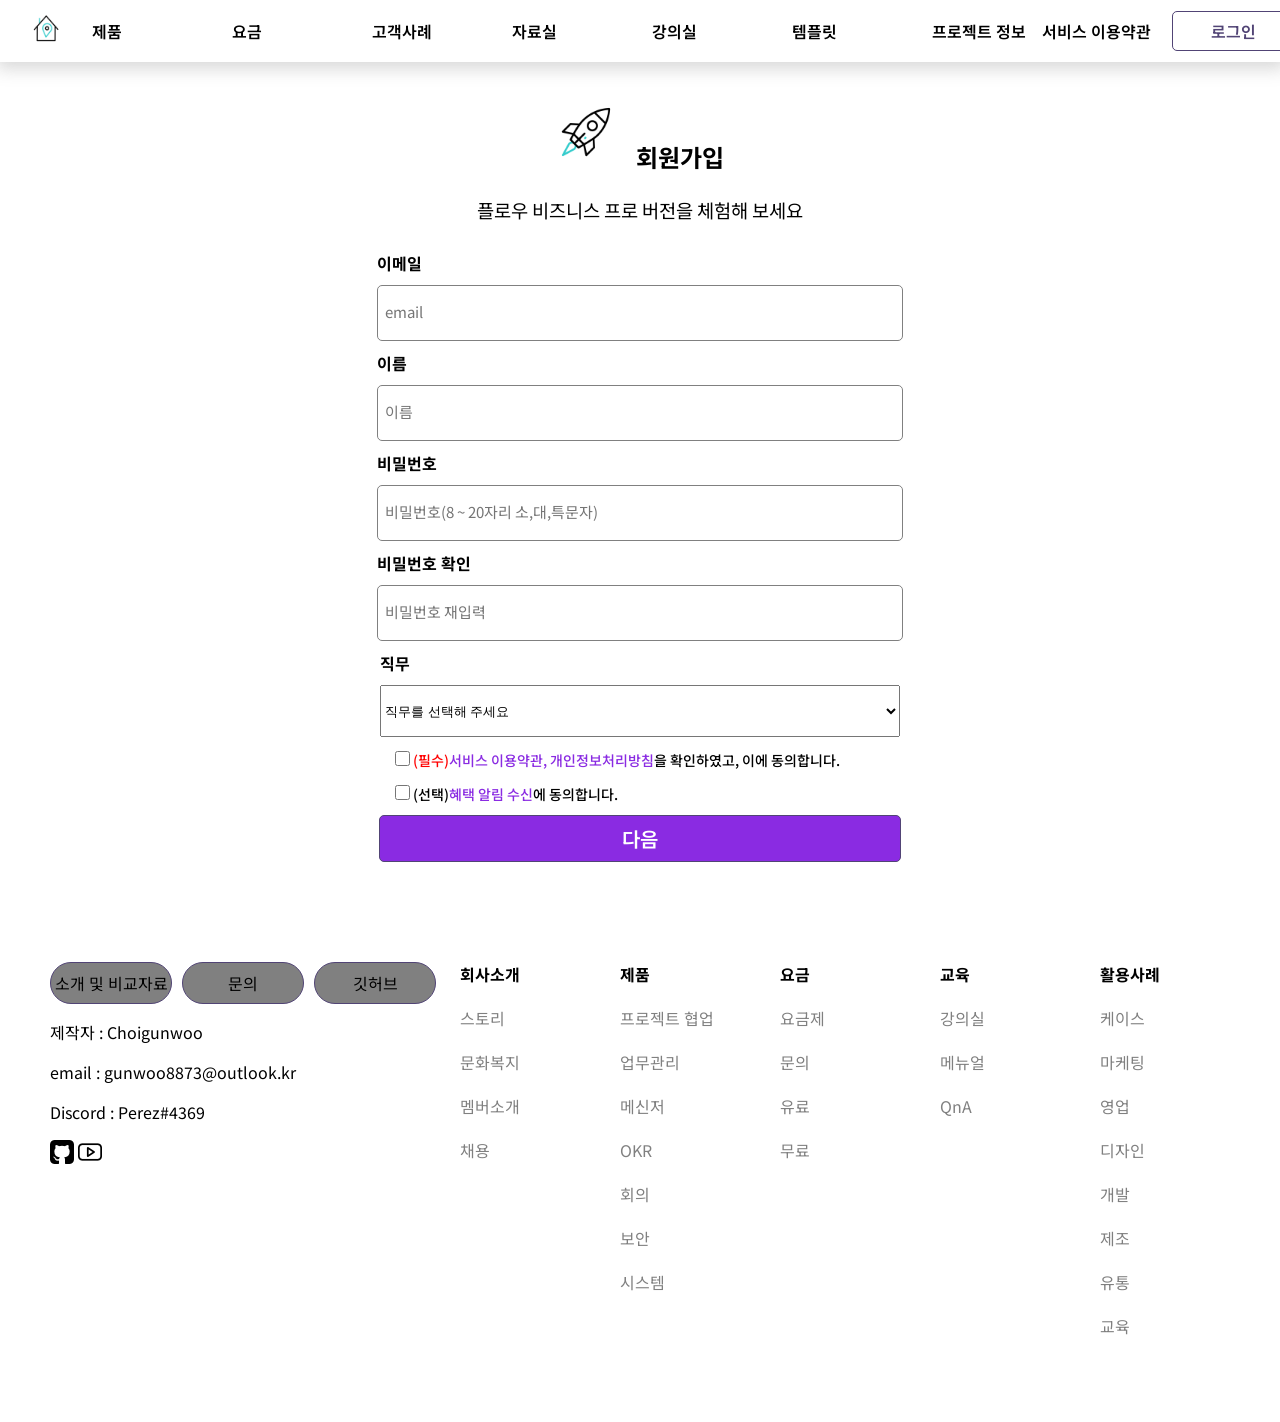
<file: Clone Web/signup.html>
<!DOCTYPE html>
<html lang="en">
<head>
    <meta charset="UTF-8">
    <meta name="viewport" content="width=device-width, initial-scale=1.0">
    <title>Sign Up Page</title>
    <link rel="stylesheet" href="./css/signup.css">
    <link rel="preconnect" href="https://fonts.googleapis.com">
    <link rel="preconnect" href="https://fonts.gstatic.com" crossorigin>
    <link href="https://fonts.googleapis.com/css2?family=Noto+Sans+KR:wght@100;300;400;500;700;900&display=swap" rel="stylesheet">
</head>
<body>
    <header id="head-container">
        <div class="head-main-menu">
            <a href="./index.html" class="main-logo"><img src="./img/login-img/free-animated-icon-home-6844422.gif">
            <a href="./production.html" class="menu-list">제품</a>
            <a href="./cost.html" class="menu-list">요금</a>
            <a href="./info.html" class="menu-list">고객사례</a>
            <a href="./report.html" class="menu-list">자료실</a>
            <a href="./classroom.html" class="menu-list">강의실</a>
            <a href="https://indecisive-pan-8f7.notion.site/65546f78051b4acca81b9dbeca0f73e6?v=2c024377dea540018d1ac165f63aa954" class="menu-list" target="_blank">템플릿</a>
            <a href="https://github.com/gunwoo8873/HTML.git" class="menu-list">프로젝트 정보</a>
        </div>
        <div class="head-sub-menu">
            <a href="./sc-informaition.html" class="sub-menu-list">서비스 이용약관</a>
            <a href="./login.html" class="sub-login-btn" id="login">로그인</a>
            <a href="./signup.html" class="sub-sinup-btn" id="Signup">회원가입</a>
        </div>
    </header>
    <article id="sign-title">
        <div class="sign-top-title">
            <img src="./img/login-img/free-animated-icon-rocket-6172512.gif" alt="#" class="sign-logo">
            <p><h1 class="sign-main-title">회원가입</h1></p>
        </div>
        <h3 class="sign-sub-title">플로우 비즈니스 프로 버전을 체험해 보세요</h3>
    </article>
    <article id="sign-input-group">
        <div class="sing-main-input">
            <label class="sign-sub-input">
                <span class="label-text">이메일</span>
                <input type="email" name="#" id="email" placeholder="email">
            </label>
            <label class="sign-sub-input">
                <span class="label-text">이름</span>
                <input type="text" name="#" id="name" placeholder="이름">
            </label>
            <label class="sign-sub-input">
                <span class="label-text">비밀번호</span>
                <input type="password" name="#" id="psw" placeholder="비밀번호(8 ~ 20자리 소,대,특문자)">
            </label>
            <label class="sign-sub-input">
                <span class="label-text">비밀번호 확인</span>
                <input type="password" name="#" id="re-psw" placeholder="비밀번호 재입력">
            </label>
            <label class="sign-sub-input">
                <span class="label-text">직무</span>
                <div class="job-input">
                    <select name="join-user-job" id="user-job" data-empty-msg="직무를 선택해 주세요">
                        <option value>직무를 선택해 주세요</option>
                        <option value="ceo">CEO</option>
                        <option value="cs">고객직원</option>
                        <option value="sa">영업</option>
                        <option value="hr">HR</option>
                        <option value="ds">디자이너</option>
                        <option value="eng">엔지니어</option>
                    </select>
                </div>
            </label>
            <div class="check-box-sc">
                <div><input type="checkbox" name="#" id="sc-input"><span class="sc-check"><span class="sc-text-i">(필수)</span><a href="./sc-informaition.html" class="sc-text-ii">서비스 이용약관, 개인정보처리방침</a>을 확인하였고, 이에 동의합니다.</span></div>
                <div><input type="checkbox" name="#" id="sc-input"><span class="sc-check">(선택)<a class="sc-text-ii">혜택 알림 수신</a>에 동의합니다.</span></div>
            </div>
            <div class="login-title">
                <a href="#" class="main-titl">다음</a>
            </div>
        </div>
    </article>
    <footer id="footer-container">
        <div class="footer-left-contents">
            <div class="left-top-btn">
                <a href="#" class="top-btn" id="informaition-data">소개 및 비교자료</a>
                <a href="#" class="top-btn" id="informaition-qna">문의</a>
                <a href="#" class="top-btn" id="infotmaition-github">깃허브</a>
            </div>
            <div class="left-mid-text">
                <p><span class="info-text">제작자&nbsp;:&nbsp;Choigunwoo</span></p>
                <p><span class="info-text">email&nbsp;:&nbsp;gunwoo8873@outlook.kr</span></p>
                <p><span class="info-text">Discord&nbsp;:&nbsp;Perez#4369</span></p>
            </div>
            <div class="left-bat-btn">
                <a href="#" class="link-icon" id="github"><img src="./img/main-img/free-icon-github-sign-25657.png" alt="#"></a>
                <a href="#" class="link-icon" id="youtube"><img src="./img/main-img/free-icon-youtube-logo-87421.png" alt="#"></a>
            </div>
        </div>
        <div class="footer-right-contents">
            <div class="footer-right-informaition">
                <b class="info-title">회사소개</b>
                <a href="#" class="info-link">스토리</a>
                <a href="#" class="info-link">문화복지</a>
                <a href="#" class="info-link">멤버소개</a>
                <a href="#" class="info-link">채용</a>
            </div>
            <div class="footer-right-informaition">
                <b class="info-title">제품</b>
                <a href="#" class="info-link">프로젝트 협업</a>
                <a href="#" class="info-link">업무관리</a>
                <a href="#" class="info-link">메신저</a>
                <a href="#" class="info-link">OKR</a>
                <a href="#" class="info-link">회의</a>
                <a href="#" class="info-link">보안</a>
                <a href="#" class="info-link">시스템</a>
            </div>
            <div class="footer-right-informaition">
                <b class="info-title">요금</b>
                <a href="#" class="info-link">요금제</a>
                <a href="#" class="info-link">문의</a>
                <a href="#" class="info-link">유료</a>
                <a href="#" class="info-link">무료</a>
            </div>
            <div class="footer-right-informaition">
                <b class="info-title">교육</b>
                <a href="#" class="info-link">강의실</a>
                <a href="#" class="info-link">메뉴얼</a>
                <a href="#" class="info-link">QnA</a>
            </div>
            <div class="footer-right-informaition">
                <b class="info-title">활용사례</b>
                <a href="#" class="info-link">케이스</a>
                <a href="#" class="info-link">마케팅</a>
                <a href="#" class="info-link">영업</a>
                <a href="#" class="info-link">디자인</a>
                <a href="#" class="info-link">개발</a>
                <a href="#" class="info-link">제조</a>
                <a href="#" class="info-link">유통</a>
                <a href="#" class="info-link">교육</a>
            </div>
        </div>
    </footer>
</body>
</html>
</file>
<file: Clone Web/css/index.css>
body{
    font-family: "Noto Sans KR",Roboto,"Malgun Gothic","맑은 고딕",helvetica,"Apple SD Gothic Neo",sans-serif,"Apple Color Emoji","Twemoji Country Flags";
    margin: 0px;
    background-color: #F5F4F9;
}
a{
    text-decoration: none;
}
::-webkit-scrollbar {
    width: 4px;
    border: 1px solid #d5d5d5;
}
  
::-webkit-scrollbar-track {
    border-radius: 0;
    background: #eeeeee;
}
  
::-webkit-scrollbar-thumb {
    border-radius: 0;
    background: #b0b0b0;
}



#head-container{
    position: sticky;
    top: 0px;
    display: flex;
    flex-direction: row;
    justify-content: space-between;
    align-items: center;
    height: 62px;
    min-width: 0%;
    font-weight: 600;
    padding: 0px 30px;
    border: none;
    background-color: white;
    box-shadow: 1px 3px 16px 4px rgba(128, 128, 128, 0.3);
    overflow-x: hidden;
}
.main-logo img{
    width: 32px;
    height: 32px;
}
.head-main-menu{
    display: flex;
    align-items: center;
    gap: 30px;
}
.head-sub-menu{
    display: flex;
    justify-content: center;
    align-items: center;
    gap: 20px;
}
.sub-login-btn, .sub-sinup-btn{
    display: flex;
    justify-content: center;
    align-items: center;
    border: 0.5px #514475 solid;
    border-radius: 5px;
    width: 120px;
    height: 38px;
}
.sub-login-btn{
    background-color: white;
    color: #514475;
}
.sub-login-btn:hover{
    background-color: blueviolet;
    color: white;
}
.sub-sinup-btn{
    background-color: #514475;
    color: white;
}
.sub-sinup-btn:hover{
    background-color: blueviolet;
    color: white;
}
.menu-list, .sub-menu-list{
    width: 110px;
    color: black;
}
.menu-list:hover, .sub-menu-list:hover{
    color: blueviolet;
}

#sec-main-top-container{
    background-color: #F4F5F9;
    display: flex;
    flex-direction: row;
    justify-content: space-between;
    padding: 100px 50px;
}
.sub-title{
    font-size: 24px;
}
.main-title{
    font-size: 45px;
    font-weight: 700;
}
.signup-link {
    display: flex;
    flex-direction: row;
    justify-content: center;
    align-items: center;
    border: 0.5px blueviolet solid;
    background-color: blueviolet;
    border-radius: 50px;
    color: white;
    width: 230px;
    height: 63px;
    font-size: 20px;
    font-weight: 600;
}

#sec-sub-mid-container-i{
    background-color: white;
    padding-top: 100px;
    padding-left: 100px;
    height: 402px;
    overflow: hidden;
}
.sub-mid-title{
    font-size: 40px;
    font-weight: 600;
}
.mid-title{
    color: blueviolet;
}
.sub-mid-img{
    display: flexbox;
    flex-direction: row;
    padding: 10px;
    max-width: 100%;
    max-height: 80px;
}

#sec-main-mid-container-ii{
    background-color: #F4F5F9;
    height: 500px;
    padding: 100px 100px;
}
.main-mid-title{
    padding-bottom: 30px;
}
.mid-title-2{
    font-size: 25px;
    font-weight: 600;
    color: black;
}
.main-mid-btn{
    display: flex;
    flex-direction: row;
    gap: 10px;
}
.sec-btn{
    width: 120px;
    height: 56px;
    background-color: white;
    color: blueviolet;
    font-size: 16px;
    font-weight: 600;
    border: none;
    border-radius: 50px;
    box-shadow: 0px 3px 3px 3px rgba(128,128,128,0.3);
}
.sec-btn:hover{
    background-color: blueviolet;
    color: white;
}
.main-mid-p-animation{
    float: right;
    width: 500px;
    height: 300px;
}
#sec-container-iv{
    display: flex;
    flex-direction: column;
    background-color: white;
    padding: 80px 30px;

    .iv-main-title{
        font-size: 50px;
        font-weight: 700;
    }
    .sec-contents-box{
        display: flex;
        flex-direction: row;
        justify-content: center;
        padding-top: 70px;
        gap: 20px;

        .iv-box{
            display: flex;
            flex-direction: column;
            justify-content: center;
            align-items: center;
            border: 0.5px gray solid;
            border-radius: 20px;
            box-shadow: 0px 2px 2px 0px gray;
            width: 170px;
            height: 170px;

            .box-title{
                padding-top: 30px;
                font-size: 16px;
                font-weight: 400;
                color: white;
            }
            .box-img{
                width: 18px;
                height: 18px;
            }
        }
        #okr{
            background-color: blue;
        }
        #chart{
            background-color: orange;
        }
        #msg{
            background-color: aquamarine;
        }
        #file{
            background-color: greenyellow;
        }
        #guest{
            background-color: #b0b0b0;
        }
        #project{
            background-color: blue;
        }
    }
}


#sec-main-mid-container-v{
    display: flex;
    flex-direction: row;
    justify-content: center;
    align-items: center;
    background-color: #F4F5F9;
    padding: 80px 50px;
    height: 100%;
    overflow: hidden;
}
.v-mid-img{
    display: block;
    justify-content: center;
    align-items: center;
    padding-right: 300px;
}
.v-mid-main-img{
    width: 500px;
    height: 500px;
}
.v-mid-title{
    display: flex;
    flex-direction: column;
    padding: 10px 0px;
}
.v-mid-main-title{
    font-size: 50px;
    font-weight: 600;
}
.v-mid-main-text{
    padding: 10px 0px;
    color: gray;
    font-size: 20px;
    font-weight: 400;
}
.v-mid-title-ii{
    display: flex;
    flex-direction: row;
    align-items: center;
}
.v-mid-main-link{
    color: black;
}
.v-mid-main-link:hover{
    color: blueviolet;
}


#footer-container{
    display: flex;
    flex-direction: row;
    justify-content: space-between;
    padding: 0px 50px;
    min-width: none;
    padding-top: 400px;
    overflow: auto;
}
.left-top-btn{
    display: flex;
    flex-direction: row;
    gap: 10px;
}
.top-btn{
    display: flex;
    flex-direction: row;
    justify-content: center;
    align-items: center;
    background-color: gray;
    color: black;
    border: 0.5px #514475 solid;
    border-radius: 50px;
    width: 120px;
    height: 40px;
}
.top-btn:hover{
    display: flex;
    flex-direction: row;
    justify-content: center;
    align-items: center;
    background-color: rgb(209, 207, 207);
    color: blueviolet;
    border: 0.5px #514475 solid;
    border-radius: 50px;
    width: 120px;
    height: 40px;
}
.footer-right-contents{
    display: flex;
    flex-direction: row;
    justify-content: left;
    gap: 30px;
}
.footer-right-informaition{
    display: flex;
    flex-direction: column;
    width: 100px;
    height: 460px;
    padding-right: 30px;
    gap: 20px;
}
.info-link{
    color: gray;
}
.info-link:hover{
    color: blueviolet
}
</file>
<file: Clone Web/css/classroom.css>
body{
    font-family: "Noto Sans KR",Roboto,"Malgun Gothic","맑은 고딕",helvetica,"Apple SD Gothic Neo",sans-serif,"Apple Color Emoji","Twemoji Country Flags";
    margin: 0px;
}
a{
    text-decoration: none;
}
.program-title, .sec-main-list, .classroom-item-2, .mid-text, .mid-info{
    font-family: system-ui, -apple-system, BlinkMacSystemFont, 'Segoe UI', Roboto, Oxygen, Ubuntu, Cantarell, 'Open Sans', 'Helvetica Neue', sans-serif;
}
::-webkit-scrollbar {
    width: 4px;
    border: 1px solid #d5d5d5;
}
  
::-webkit-scrollbar-track {
    border-radius: 0;
    background: #eeeeee;
}
  
::-webkit-scrollbar-thumb {
    border-radius: 0;
    background: #b0b0b0;
}




#head-container{
    position: sticky;
    top: 0px;
    display: flex;
    flex-direction: row;
    justify-content: space-between;
    align-items: center;
    padding: 0px 40px;
    height: 60px;
    background-color: white;
    border-bottom: 1px rgba(252, 248, 248, 0.3) solid;
    box-shadow: 1px 3px 16px 4px rgba(128, 128, 128, 0.3);
}
.head-menu-list-l, .head-menu-list-r{
    display: flex;
    flex-direction: row;
    gap: 20px;
}
.head-home-maen{
    display: flex;
    flex-direction: row;
    justify-content: center;
    align-items: center;
}
.head-home-maen img{
    width: 32px;
    height: 32px;
}
.head-menu-list{
    font-size: 15px;
    font-weight: 500;
    display: flex;
    flex-direction: row;
    justify-content: center;
    align-items: center;
    color: black;
    width: 110px;
    height: 40px;
}
.head-menu-list:hover{
    display: flex;
    flex-direction: row;
    justify-content: center;
    align-items: center;
    color: black;
    border: 1px gray saddlebrown;
    background-color: rgba(128, 128, 128, 0.3);
    border-radius: 10px;
    width: 110px;
    height: 40px;
}
.head-login-btn{
    font-size: 17px;
    font-weight: 400;
    display: flex;
    flex-direction: row;
    justify-content: center;
    align-items: center;
    background-color: white;
    color: black;
    border: 1px black solid;
    border-radius: 30px;
    width: 100px;
    height: 40px;
}
.head-login-btn:hover{
    display: flex;
    flex-direction: row;
    justify-content: center;
    align-items: center;
    background-color: gray;
    color: white;
    border: 1px black solid;
    border-radius: 30px;
    width: 100px;
    height: 40px;
}
.head-sign-btn{
    font-size: 17px;
    font-weight: 400;
    display: flex;
    flex-direction: row;
    justify-content: center;
    align-items: center;
    background-color: blue;
    border: 1px blue solid;
    border-radius: 30px;
    color: white;
    width: 100px;
    height: 40px;
}

#sec-container{
    display: flex;
    flex-direction: column;
    padding: 100px 80px;
}
.sec-main-title{
    padding-top: 100px;
    padding-bottom: 30px;
}
.sec-main-menu{
    display: flex;
    flex-direction: row;
    padding-bottom: 30px;
    gap: 20px;
    border-bottom: 2px gray solid;
    border-radius: 2px;
}
.program-title{
    font-size: 40px;
    font-weight: 600;
}
.sec-main-list{
    color: gray;
    font-size: 20px;
    font-weight: 600;
}
.sec-label-menu{
    display: flex;
    flex-direction: row;
    justify-content: right;
    padding-top: 20px;
    gap: 20px;
}
.sec-label-menu #search{
    width: 460px;
    height: 46px;
    border: 1px solid #e0e0e0;
    border-radius: 8px;
}
#label-drop{
    width: 140px;
    height: 46px;
    border: 1px solid #e0e0e0;
    border-radius: 8px;
}

.classroom-menu-list{
    display: flex;
    flex-direction: row;
    justify-content: center;
    padding-top: 50px;
    padding-bottom: 10px;
    padding-right: 30px;
    padding-left: 30px;
    gap: 10px;
    overflow: hidden;
}
.classroom-item-2{
    font-size: 20px;
    font-weight: 700;
}
.classroom-item-0 img{
    width: 340px;
    height: 180px;
    border: none;
    border-radius: 20px;
    padding-top: 10px;
    padding-bottom: 10px;
}
.mid-item-1, .mid-item-2{
    padding-top: 10px;
    padding-bottom: 5px;
}
.classroom-item-2{
    color: black;
}
.mid-info, .mid-text{
    font-size: 13px;
    color: gray;
}

#footer-container{
    display: flex;
    flex-direction: row;
    justify-content: space-between;
    padding: 0px 50px;
    padding-top: 400px;
}
.left-top-btn{
    display: flex;
    flex-direction: row;
    gap: 10px;
}
.top-btn{
    display: flex;
    flex-direction: row;
    justify-content: center;
    align-items: center;
    background-color: gray;
    color: black;
    border: 0.5px #514475 solid;
    border-radius: 50px;
    width: 120px;
    height: 40px;
}
.top-btn:hover{
    display: flex;
    flex-direction: row;
    justify-content: center;
    align-items: center;
    background-color: rgb(209, 207, 207);
    color: blueviolet;
    border: 0.5px #514475 solid;
    border-radius: 50px;
    width: 120px;
    height: 40px;
}
.footer-right-contents{
    display: flex;
    flex-direction: row;
    justify-content: left;
    gap: 30px;
    overflow: hidden;
}
.footer-right-informaition{
    display: flex;
    flex-direction: column;
    width: 100px;
    height: 460px;
    padding-right: 30px;
    gap: 20px;
}
.info-link{
    color: gray;
}
.info-link:hover{
    color: blueviolet
}
</file>
<file: Clone Web/css/cost.css>
body{
    font-family: "Noto Sans KR",Roboto,"Malgun Gothic","맑은 고딕",helvetica,"Apple SD Gothic Neo",sans-serif,"Apple Color Emoji","Twemoji Country Flags";
    margin: 0px;
    background-color: #F5F4F9;
}
a{
    text-decoration: none;
}
::-webkit-scrollbar {
    width: 4px;
    border: 1px solid #d5d5d5;
}
::-webkit-scrollbar-track {
    border-radius: 0;
    background: #eeeeee;
}
::-webkit-scrollbar-thumb {
    border-radius: 0;
    background: #b0b0b0;
}

#head-container{
    position: sticky;
    top: 0px;
    display: flex;
    flex-direction: row;
    justify-content: space-between;
    align-items: center;
    height: 62px;
    font-weight: 600;
    padding: 0px 30px;
    border: none;
    background-color: white;
    box-shadow: 1px 3px 16px 4px rgba(128, 128, 128, 0.3);
}
.main-logo img{
    width: 32px;
    height: 32px;
}
.head-main-menu{
    display: flex;
    align-items: center;
    gap: 30px;
}
.head-sub-menu{
    display: flex;
    justify-content: center;
    align-items: center;
    gap: 20px;
}
.sub-login-btn, .sub-sinup-btn{
    display: flex;
    justify-content: center;
    align-items: center;
    border: 0.5px #514475 solid;
    border-radius: 5px;
    width: 120px;
    height: 38px;
}
.sub-login-btn{
    background-color: white;
    color: #514475;
}
.sub-login-btn:hover{
    background-color: blueviolet;
    color: white;
}
.sub-sinup-btn{
    background-color: #514475;
    color: white;
}
.sub-sinup-btn:hover{
    background-color: blueviolet;
    color: white;
}
.menu-list, .sub-menu-list{
    width: 110px;
    color: black;
}
.menu-list:hover, .sub-menu-list:hover{
    color: blueviolet;
}

#sec-container-i{
    display: flex;
    flex-direction: column;
    padding: 80px 80px;
    gap: 5px;
    background-color: white;

    .i-main-title{
        font-size: 50px;
        font-weight: 600;
    }
    .i-sub-title{
        color: gray;
        font-size: 16px;
        font-weight: 500;
    }
}
#sec-container-ii{
    display: flex;
    flex-direction: column;
    justify-content: center;
    align-items: center;
    padding: 80px 30px;
    gap: 20px;

    .ii-contents-title{
        display: flex;
        flex-direction: column;
        padding-right: 400px;
        gap: 10px;

        .ii-main-title{
            font-size: 30px;
            font-weight: 500;
        }
        .ii-sub-title{
            font-size: 16px;
            color: gray;
        }
    }
    .ii-contents-menu{
        display: flex;
        flex-direction: row;
        gap: 40px;

        .ii-cost-title{
            display: flex;
            flex-direction: column;
            gap: 15px;

            .ii-cost-main-title{
                font-size: 20px;
                font-weight: 600;
            }
            .ii-cost-sub-title{
                font-size: 16px;
                color: gray;
            }
        }
    }
}
#sec-container-iii{
    display: flex;
    flex-direction: column;
    padding: 80px 30px;
    background-color: white;
    gap: 30px;

    .sec-contents-title{
        display: flex;
        flex-direction: column;
        padding-left: 90px;
        gap: 30px;

        .iii-main-title{
            font-size: 30px;
            font-weight: 600;
        }
        .iii-sub-title{
            font-size: 16px;
            color: gray;
        }

        .iii-main-btn {
            display: flex;
            flex-direction: row;
            justify-content: center;
            align-items: center;
            border: 0.5px blueviolet solid;
            background-color: blueviolet;
            border-radius: 50px;
            color: white;
            width: 230px;
            height: 63px;
            font-size: 20px;
            font-weight: 600;
        }
        .iii-main-btn:hover {
            display: flex;
            flex-direction: row;
            justify-content: center;
            align-items: center;
            border: 0.5px blueviolet solid;
            background-color: #514475;
            border-radius: 50px;
            color: white;
            width: 230px;
            height: 63px;
            font-size: 20px;
            font-weight: 600;
        }
    }
    .sec-contents-build{
        display: flex;
        flex-direction: row;
        justify-content: center;
        align-items: center;
        padding-top: 80px;
        padding-bottom: 80px;
        gap: 20px;
        .build-i{
            display: flex;
            flex-direction: column;
            align-items: center;
        }
        .build-title{
            font-size: 18px;
        }
        .bulid-number{
            color: blueviolet;
        }
    }
}

#footer-container{
    display: flex;
    flex-direction: row;
    justify-content: space-between;
    padding: 0px 50px;
    padding-top: 100px;
}
.left-top-btn{
    display: flex;
    flex-direction: row;
    gap: 10px;
}
.top-btn{
    display: flex;
    flex-direction: row;
    justify-content: center;
    align-items: center;
    background-color: gray;
    color: black;
    border: 0.5px #514475 solid;
    border-radius: 50px;
    width: 120px;
    height: 40px;
}
.top-btn:hover{
    display: flex;
    flex-direction: row;
    justify-content: center;
    align-items: center;
    background-color: rgb(209, 207, 207);
    color: blueviolet;
    border: 0.5px #514475 solid;
    border-radius: 50px;
    width: 120px;
    height: 40px;
}
.footer-right-contents{
    display: flex;
    flex-direction: row;
    justify-content: left;
    gap: 30px;
    overflow: hidden;
}
.footer-right-informaition{
    display: flex;
    flex-direction: column;
    width: 100px;
    height: 400px;
    padding-right: 30px;
    gap: 20px;
}
.info-link{
    color: gray;
}
.info-link:hover{
    color: blueviolet
}
</file>
<file: Clone Web/css/login.css>
body{
    font-family: "Noto Sans KR",Roboto,"Malgun Gothic","맑은 고딕",helvetica,"Apple SD Gothic Neo",sans-serif,"Apple Color Emoji","Twemoji Country Flags";
    margin: 0px;
}
a{
    text-decoration: none;
}
::-webkit-scrollbar {
    width: 4px;
    border: 1px solid #d5d5d5;
}
  
::-webkit-scrollbar-track {
    border-radius: 0;
    background: #eeeeee;
}
  
::-webkit-scrollbar-thumb {
    border-radius: 0;
    background: #b0b0b0;
}



#head-container{
    position: sticky;
    top: 0px;
    display: flex;
    flex-direction: row;
    justify-content: space-between;
    align-items: center;
    height: 62px;
    font-weight: 600;
    padding: 0px 30px;
    border: none;
    background-color: white;
    box-shadow: 1px 3px 16px 4px rgba(128, 128, 128, 0.3);
}
.main-logo img{
    width: 32px;
    height: 32px;
}
.head-main-menu{
    display: flex;
    align-items: center;
    gap: 30px;
}
.head-sub-menu{
    display: flex;
    justify-content: center;
    align-items: center;
    gap: 20px;
}
.sub-login-btn, .sub-sinup-btn{
    display: flex;
    justify-content: center;
    align-items: center;
    border: 0.5px #514475 solid;
    border-radius: 5px;
    width: 120px;
    height: 38px;
}
.sub-login-btn{
    background-color: white;
    color: #514475;
}
.sub-login-btn:hover{
    background-color: blueviolet;
    color: white;
}
.sub-sinup-btn{
    background-color: #514475;
    color: white;
}
.sub-sinup-btn:hover{
    background-color: blueviolet;
    color: white;
}

.menu-list, .sub-menu-list{
    width: 110px;
    color: black;
}
.menu-list:hover, .sub-menu-list:hover{
    color: blueviolet;
}


#sec-container{
    display: flex;
    flex-direction: column;
    justify-content: center;
    align-items: center;
    padding-top: 150px;
}
.main-title{
    font-size: 30px;
    font-weight: 800;
}
.login-input{
    display: flex;
    flex-direction: column;
    gap: 20px;
}
.login-input input{
    width: 520px;
    height: 52px;
    border: 0.5px gray solid;
    border-radius: 5px;
}

.password-remenber{
    padding-top: 10px;
    padding-bottom: 10px;
    padding-right: 400px;
}
.password-remenber a{
    color: black;
}
.password-remenber a:hover{
    color: blueviolet;
}

.login-btn a{
    display: flex;
    justify-content: center;
    align-items: center;
    border: 0.5px #514475 solid;
    border-radius: 5px;
    width: 520px;
    height: 45px;
    font-weight: 600;
    font-size: 16px;
    background-color: blueviolet;
    color: white;
}
.login-btn a:hover{
    display: flex;
    justify-content: center;
    align-items: center;
    border: 0.5px #514475 solid;
    border-radius: 5px;
    width: 520px;
    height: 45px;
    font-weight: 600;
    font-size: 16px;
    background-color: #514475;
}

.login-save{
    padding-top: 10px;
    padding-bottom: 10px;
    padding-right: 400px;
}

.login-platform{
    padding-top: 80px;
}
.platform-btn{
    display: flex;
    justify-content: center;
    align-items: center;
    border: 0.5px solid;
    border-radius: 5px;
    width: 500px;
    height: 48px;
    margin: 8px;
}
#google{
    background-color: orange;
    color: black;
}
#google:hover{
    background-color: rgb(226, 129, 18);
    color: black;
}
#github{
    background-color: black;
    color: white;
}
#naver{
    background-color: rgba(126, 161, 74, 0.658);
    color: white;
}
#naver:hover{
    background-color: rgba(76, 105, 32, 0.658);
    color: white;
}

#footer-container{
    display: flex;
    flex-direction: row;
    justify-content: space-between;
    padding: 0px 50px;
    padding-top: 100px;
}
.left-top-btn{
    display: flex;
    flex-direction: row;
    gap: 10px;
}
.top-btn{
    display: flex;
    flex-direction: row;
    justify-content: center;
    align-items: center;
    background-color: gray;
    color: black;
    border: 0.5px #514475 solid;
    border-radius: 50px;
    width: 120px;
    height: 40px;
}
.top-btn:hover{
    display: flex;
    flex-direction: row;
    justify-content: center;
    align-items: center;
    background-color: rgb(209, 207, 207);
    color: blueviolet;
    border: 0.5px #514475 solid;
    border-radius: 50px;
    width: 120px;
    height: 40px;
}


.footer-right-contents{
    display: flex;
    flex-direction: row;
    justify-content: left;
    gap: 30px;
    overflow: hidden;
}
.footer-right-informaition{
    display: flex;
    flex-direction: column;
    width: 100px;
    height: 460px;
    padding-right: 30px;
    gap: 20px;
}
.info-link{
    color: gray;
}
.info-link:hover{
    color: blueviolet
}
</file>
<file: Clone Web/css/production.css>
body{
    font-family: "Noto Sans KR",Roboto,"Malgun Gothic","맑은 고딕",helvetica,"Apple SD Gothic Neo",sans-serif,"Apple Color Emoji","Twemoji Country Flags";
    margin: 0px;
    background-color: #F5F4F9;
}
a{
    text-decoration: none;
}
::-webkit-scrollbar {
    width: 4px;
    border: 1px solid #d5d5d5;
}
  
::-webkit-scrollbar-track {
    border-radius: 0;
    background: #eeeeee;
}
  
::-webkit-scrollbar-thumb {
    border-radius: 0;
    background: #b0b0b0;
}


#head-container{
    position: sticky;
    top: 0px;
    display: flex;
    flex-direction: row;
    justify-content: space-between;
    align-items: center;
    height: 62px;
    font-weight: 600;
    padding: 0px 30px;
    border: none;
    background-color: white;
    box-shadow: 1px 3px 16px 4px rgba(128, 128, 128, 0.3);
    overflow: hidden;
}
.main-logo img{
    width: 32px;
    height: 32px;
}
.head-main-menu{
    display: flex;
    align-items: center;
    gap: 30px;
    overflow: hidden;
}
.head-sub-menu{
    display: flex;
    justify-content: center;
    align-items: center;
    gap: 20px;
}
.sub-login-btn, .sub-sinup-btn{
    display: flex;
    justify-content: center;
    align-items: center;
    border: 0.5px #514475 solid;
    border-radius: 5px;
    width: 120px;
    height: 38px;
}
.sub-login-btn{
    background-color: white;
    color: #514475;
}
.sub-login-btn:hover{
    background-color: blueviolet;
    color: white;
}
.sub-sinup-btn{
    background-color: #514475;
    color: white;
}
.sub-sinup-btn:hover{
    background-color: blueviolet;
    color: white;
}
.menu-list, .sub-menu-list{
    width: 110px;
    color: black;
}
.menu-list:hover, .sub-menu-list:hover{
    color: blueviolet;
}

#sec-container-i{
    display: flex;
    flex-direction: row;
    justify-content: space-between;
    padding: 50px 30px;
    overflow: hidden;
    background-color: white;

    .i-contents-title{
        display: flex;
        flex-direction: column;
        justify-content: left;
        align-items: start;
        padding-left: 40px;
        overflow: hidden;

        .i-sub-title{
            font-weight: 700;
            font-size: 50px;
        }
        .i-main-title{
            font-weight: 400;
            font-size: 16px;
            color: gray;
        }
        .signup-link {
            display: flex;
            flex-direction: row;
            justify-content: center;
            align-items: center;
            border: 0.5px blueviolet solid;
            background-color: blueviolet;
            border-radius: 50px;
            color: white;
            width: 230px;
            height: 63px;
            font-size: 20px;
            font-weight: 600;
        }
        .signup-link:hover {
            display: flex;
            flex-direction: row;
            justify-content: center;
            align-items: center;
            border: 0.5px blueviolet solid;
            background-color: #514475;
            border-radius: 50px;
            color: white;
            width: 230px;
            height: 63px;
            font-size: 20px;
            font-weight: 600;
        }
    }
    .i-main-top-img{
        overflow: hidden;
    }
}
#sec-container-ii{
    display: flex;
    flex-direction: row;
    padding: 50px 20px;
    overflow: hidden;

    .ii-contents-title{
        display: flex;
        flex-direction: column;
        justify-content: center;
        padding-left: 60px;
        gap: 30px;

        .ii-main-title{
            font-weight: 600;
            font-size: 30px;
            color: black;
        }
        .ii-sub-title{
            font-weight: 400;
            font-size: 16px;
            color: gray;
        }
    }
}
#sec-container-iii{
    display: flex;
    flex-direction: row;
    justify-content: center;
    background-color: white;
    padding: 100px 20px;
    overflow: hidden;

    .iii-contents-title{
        display: flex;
        flex-direction: column;
        justify-content: center;
        gap: 20px;

        .iii-main-title{
            font-size: 30px;
            font-weight: 600;
            color: black;
            line-height: 44px;
            padding-left: 30px;
        }
        .iii-sub-title{
            padding-left: 30px;
            font-size: 16px;
            color: gray;
        }
    }
    .iii-contents-img{
        padding-left: 30px;
    }
}
#sec-container-v{
    display: flex;
    flex-direction: row;
    justify-content: center;
    gap: 30px;
    padding: 100px 20px;

    .v-contents-title{
        display: flex;
        flex-direction: column;
        justify-content: center;
        padding-left: 40px;
        gap: 30px;

        .v-main-title{
            font-weight: 600;
            font-size: 30px;
            color: black;
            line-height: 44px;
        }
        .v-sub-title{
            font-weight: 400;
            font-size: 16px;
            color: gray;
        }
    }
}
#sec-container-iv{
    display: flex;
    flex-direction: row;
    justify-content: center;
    padding: 100px 0px;
    background-color: white;

    .iv-contents-title{
        display: flex;
        flex-direction: column;
        justify-content: center;
        padding-left: 40px;
        gap: 30px;

        .iv-main-title{
            font-weight: 600;
            font-size: 30px;
            color: black;
            line-height: 44px;
        }
        .iv-sub-title{
            font-weight: 400;
            font-size: 16px;
            color: gray;
        }
    }
    .iv-contents-img{
        padding-left: 100px;
    }
}

#footer-container{
    display: flex;
    flex-direction: row;
    justify-content: space-between;
    padding: 0px 50px;
    padding-top: 100px;
}
.left-top-btn{
    display: flex;
    flex-direction: row;
    gap: 10px;
}
.top-btn{
    display: flex;
    flex-direction: row;
    justify-content: center;
    align-items: center;
    background-color: gray;
    color: black;
    border: 0.5px #514475 solid;
    border-radius: 50px;
    width: 120px;
    height: 40px;
}
.top-btn:hover{
    display: flex;
    flex-direction: row;
    justify-content: center;
    align-items: center;
    background-color: rgb(209, 207, 207);
    color: blueviolet;
    border: 0.5px #514475 solid;
    border-radius: 50px;
    width: 120px;
    height: 40px;
}
.footer-right-contents{
    display: flex;
    flex-direction: row;
    justify-content: left;
    gap: 30px;
    overflow: hidden;
}
.footer-right-informaition{
    display: flex;
    flex-direction: column;
    width: 100px;
    height: 460px;
    padding-right: 30px;
    gap: 20px;
}
.info-link{
    color: gray;
}
.info-link:hover{
    color: blueviolet
}
</file>
<file: Clone Web/css/report.css>
body{
    font-family: "Noto Sans KR",Roboto,"Malgun Gothic","맑은 고딕",helvetica,"Apple SD Gothic Neo",sans-serif,"Apple Color Emoji","Twemoji Country Flags";
    margin: 0px;
    background-color: #F5F4F9;
}
a{
    text-decoration: none;
}
::-webkit-scrollbar {
    width: 4px;
    border: 1px solid #d5d5d5;
}
::-webkit-scrollbar-track {
    border-radius: 0;
    background: #eeeeee;
}
::-webkit-scrollbar-thumb {
    border-radius: 0;
    background: #b0b0b0;
}


#head-container{
    position: sticky;
    top: 0px;
    display: flex;
    flex-direction: row;
    justify-content: space-between;
    align-items: center;
    height: 62px;
    font-weight: 600;
    padding: 0px 30px;
    border: none;
    background-color: white;
    box-shadow: 1px 3px 16px 4px rgba(128, 128, 128, 0.3);
    overflow-x: hidden;

    .main-logo img{
    width: 32px;
    height: 32px;
    }
    .head-main-menu{
    display: flex;
    align-items: center;
    gap: 30px;
    }
    .head-sub-menu{
        display: flex;
        justify-content: center;
        align-items: center;
        gap: 20px;
    }
    .sub-login-btn, .sub-sinup-btn{
        display: flex;
        justify-content: center;
        align-items: center;
        border: 0.5px #514475 solid;
        border-radius: 5px;
        width: 120px;
        height: 38px;
    }
    .sub-login-btn{
        background-color: white;
        color: #514475;
    }
    .sub-login-btn:hover{
        background-color: blueviolet;
        color: white;
    }
    .sub-sinup-btn{
        background-color: #514475;
        color: white;
    }
    .sub-sinup-btn:hover{
        background-color: blueviolet;
        color: white;
    }
    .menu-list, .sub-menu-list{
        width: 110px;
        color: black;
    }
    .menu-list:hover, .sub-menu-list:hover{
        color: blueviolet;
    }
}

#sec-container-i{
    display: flex;
    flex-direction: column;
    justify-content: center;
    align-items: center;
    padding-top: 100px;

    .sec-contents-btn{
        display: flex;
        flex-direction: row;
        gap: 30px;

        .i-contents-btn{
            display: flex;
            flex-direction: row;
            justify-content: center;
            align-items: center;
            border: 0.5px gray solid;
            border-radius: 50px;
            background-color: rgb(224, 212, 212);
            color: black;
            width: 80px;
            height: 35px;
            font-weight: 400;
            font-size: 14px;
        }
        .i-contents-btn:hover{
            display: flex;
            flex-direction: row;
            justify-content: center;
            align-items: center;
            border: 0.5px gray solid;
            border-radius: 50px;
            background-color: blueviolet;
            color: white;
            width: 80px;
            height: 35px;
        }
        .i-text{
            color: black;
        }
        .i-text:hover{
            color: white;
        }
    }
    .secah-input{
        display: flex;
        flex-direction: row;
        justify-content: center;
        align-items: center;
        padding-top: 50px;
        gap: 20px;

        .search-re{
            display: flex;
            justify-content: center;
            align-items: center;
            border: 0.5px blueviolet solid;
            border-radius: 10px;
            background-color: blueviolet;
            color: black;
            width: 92px;
            height: 42px;
            transition: color 0.25s ease, background 0.25s ease, border-color 0.25s ease;
        }
        .search-re:hover{
            display: flex;
            justify-content: center;
            align-items: center;
            border: 0.5px black solid;
            border-radius: 10px;
            background-color: black;
            color: white;
            width: 92px;
            height: 42px;
            transition: color 0.25s ease, background 0.25s ease, border-color 0.25s ease;
        }
    }
    .secah-input input{
        border: 0.5px gray solid;
        border-radius: 15px;
        width: 190px;
        height: 40px;
    }
    .secah-box-group{
        display: flex;
        flex-direction: row;
        gap: 20px;
    }
    .secah-box-group2{
        display: flex;
        flex-direction: row;
        padding-top: 120px;
        gap: 20px;
    }
    
    .secah-item-0 img{
        width: 300px;
        height: 240px;
        border-radius: 30px;
    }
    .secah-item-0{
        display: flex;
        flex-direction: column;
        padding-top: 90px;
        width: 300px;
        height: 240px;

        .secah-mid-item-1, .mid-item-2{
            padding-top: 10px;
        }
        .secah-mid-item-1{
            font-weight: ;
            font-size: 24px;
        }
        .mid-item-2{
            font-size: 16px;
            color: gray;
        }
    }
}  

#footer-container{
    display: flex;
    flex-direction: row;
    justify-content: space-between;
    padding: 0px 50px;
    min-width: none;
    padding-top: 400px;
    overflow: auto;

    .left-top-btn{
        display: flex;
        flex-direction: row;
        gap: 10px;
    }
    .top-btn{
        display: flex;
        flex-direction: row;
        justify-content: center;
        align-items: center;
        background-color: gray;
        color: black;
        border: 0.5px #514475 solid;
        border-radius: 50px;
        width: 120px;
        height: 40px;
    }
    .top-btn:hover{
        display: flex;
        flex-direction: row;
        justify-content: center;
        align-items: center;
        background-color: rgb(209, 207, 207);
        color: blueviolet;
        border: 0.5px #514475 solid;
        border-radius: 50px;
        width: 120px;
        height: 40px;
    }
    .footer-right-contents{
        display: flex;
        flex-direction: row;
        justify-content: left;
        gap: 30px;
    }
    .footer-right-informaition{
        display: flex;
        flex-direction: column;
        width: 100px;
        height: 460px;
        padding-right: 30px;
        gap: 20px;
    }
    .info-link{
        color: gray;
    }
    .info-link:hover{
        color: blueviolet
    }
}
</file>
<file: Clone Web/css/sc-info.css>
body{
    font-family: "Noto Sans KR",Roboto,"Malgun Gothic","맑은 고딕",helvetica,"Apple SD Gothic Neo",sans-serif,"Apple Color Emoji","Twemoji Country Flags";
    margin: 0px;
}
a{
    text-decoration: none;
}
li{
    font-size: 16px;
}
h2{
    font-size: 50px;
    font-weight: 600;
}
::-webkit-scrollbar {
    width: 4px;
    border: 1px solid #d5d5d5;
}
  
::-webkit-scrollbar-track {
    border-radius: 0;
    background: #eeeeee;
}
  
::-webkit-scrollbar-thumb {
    border-radius: 0;
    background: #b0b0b0;
}



#head-container{
    position: sticky;
    top: 0px;
    display: flex;
    flex-direction: row;
    justify-content: space-between;
    align-items: center;
    height: 62px;
    font-weight: 600;
    padding: 0px 30px;
    border: none;
    background-color: white;
    box-shadow: 1px 3px 16px 4px rgba(128, 128, 128, 0.3);
}
.main-logo img{
    width: 32px;
    height: 32px;
}
.head-main-menu{
    display: flex;
    align-items: center;
    gap: 30px;
}
.head-sub-menu{
    display: flex;
    justify-content: center;
    align-items: center;
    gap: 20px;
}
.sub-login-btn, .sub-sinup-btn{
    display: flex;
    justify-content: center;
    align-items: center;
    border: 0.5px #514475 solid;
    border-radius: 5px;
    width: 120px;
    height: 38px;
}
.sub-login-btn{
    background-color: white;
    color: #514475;
}
.sub-login-btn:hover{
    background-color: blueviolet;
    color: white;
}
.sub-sinup-btn{
    background-color: #514475;
    color: white;
}
.sub-sinup-btn:hover{
    background-color: blueviolet;
    color: white;
}
.menu-list, .sub-menu-list{
    width: 110px;
    color: black;
}
.menu-list:hover, .sub-menu-list:hover{
    color: blueviolet;
}


.terms{
    padding: 100px 50px;
}



#footer-container{
    display: flex;
    flex-direction: row;
    justify-content: space-between;
    padding: 0px 50px;
    padding-top: 100px;
}
.left-top-btn{
    display: flex;
    flex-direction: row;
    gap: 10px;
}
.top-btn{
    display: flex;
    flex-direction: row;
    justify-content: center;
    align-items: center;
    background-color: gray;
    color: black;
    border: 0.5px #514475 solid;
    border-radius: 50px;
    width: 120px;
    height: 40px;
}
.top-btn:hover{
    display: flex;
    flex-direction: row;
    justify-content: center;
    align-items: center;
    background-color: rgb(209, 207, 207);
    color: blueviolet;
    border: 0.5px #514475 solid;
    border-radius: 50px;
    width: 120px;
    height: 40px;
}
.footer-right-contents{
    display: flex;
    flex-direction: row;
    justify-content: left;
    gap: 30px;
}
.footer-right-informaition{
    display: flex;
    flex-direction: column;
    width: 100px;
    height: 460px;
    padding-right: 30px;
    gap: 20px;
}
.info-link{
    color: gray;
}
.info-link:hover{
    color: blueviolet
}
</file>
<file: Clone Web/css/signup.css>
body{
    font-family: "Noto Sans KR",Roboto,"Malgun Gothic","맑은 고딕",helvetica,"Apple SD Gothic Neo",sans-serif,"Apple Color Emoji","Twemoji Country Flags";
    margin: 0px;
}
a{
    text-decoration: none;
}
input{
    width: 520px;
    height: 52px;
    border: 0.5px gray solid;
    border-radius: 5px;
}
input:active{
    box-shadow: 0px 0px 10px 0px gray;
}
::-webkit-scrollbar {
    width: 4px;
    border: 1px solid #d5d5d5;
}
  
::-webkit-scrollbar-track {
    border-radius: 0;
    background: #eeeeee;
}
  
::-webkit-scrollbar-thumb {
    border-radius: 0;
    background: #b0b0b0;
}


#head-container{
    position: sticky;
    top: 0px;
    display: flex;
    flex-direction: row;
    justify-content: space-between;
    align-items: center;
    height: 62px;
    font-weight: 600;
    padding: 0px 30px;
    border: none;
    background-color: white;
    box-shadow: 1px 3px 16px 4px rgba(128, 128, 128, 0.3);
}
.main-logo img{
    width: 32px;
    height: 32px;
}
.head-main-menu{
    display: flex;
    align-items: center;
    gap: 30px;
}
.head-sub-menu{
    display: flex;
    justify-content: center;
    align-items: center;
    gap: 20px;
}
.sub-login-btn, .sub-sinup-btn{
    display: flex;
    justify-content: center;
    align-items: center;
    border: 0.5px #514475 solid;
    border-radius: 5px;
    width: 120px;
    height: 38px;
}
.sub-login-btn{
    background-color: white;
    color: #514475;
}
.sub-login-btn:hover{
    background-color: blueviolet;
    color: white;
}
.sub-sinup-btn{
    background-color: #514475;
    color: white;
}
.sub-sinup-btn:hover{
    background-color: blueviolet;
    color: white;
}
.menu-list, .sub-menu-list{
    width: 110px;
    color: black;
}
.menu-list:hover, .sub-menu-list:hover{
    color: blueviolet;
}

#sign-title{
    display: flex;
    flex-direction: column;
    justify-content: center;
    align-items: center;
    padding-top: 40px;
}
.sign-main-title{
    margin-bottom: -30px;
}
.sign-top-title{
    display: flex;
    flex-direction: row;
    justify-content: center;
    align-items: center;
    padding-bottom: 15px;
}
.sign-logo{
    width: 60px;
    height: 60px;
    padding-right: 20px;
}
.sign-sub-title{
    font-weight: 400;
}
.sing-main-input{
    display: flex;
    flex-direction: column;
    align-items: center;
}
.sign-sub-input{
    display: flex;
    flex-direction: column;
    gap: 10px;
    padding-top: 10px;
}
#user-job{
    width: 520px;
    height: 52px;
}
.label-text{
    font-size: 16px;
    font-weight: 700;
}
::placeholder{
    font-family: "Noto Sans KR",Roboto,"Malgun Gothic","맑은 고딕",helvetica,"Apple SD Gothic Neo",sans-serif,"Apple Color Emoji","Twemoji Country Flags";
    padding-left: 5px;
    font-size: 15px;
    font-weight: 400;
}
.check-box-sc{
    display: flex;
    flex-direction: column;
    align-items: start;
    padding: 10px;
    padding-right: 60px;
    gap: 10px;

    .sc-text-i{
        color: red;
    }
    .sc-text-ii{
        color: blueviolet;
    }
}
.sc-check{
    font-size: 14px;
    font-weight: 500;
}
.check-box-sc input{
    border-radius: 100%;
    width: 15px;
    height: 15px;
}
.login-title a{
    display: flex;
    justify-content: center;
    align-items: center;
    border: 0.5px #514475 solid;
    border-radius: 5px;
    width: 520px;
    height: 45px;
    font-weight: 600;
    font-size: 16px;
    background-color: blueviolet;
    color: white;
    font-size: 20px;
    font-weight: 600;
    gap: 10px;
}

#footer-container{
    display: flex;
    flex-direction: row;
    justify-content: space-between;
    padding: 0px 50px;
    padding-top: 100px;
}
.left-top-btn{
    display: flex;
    flex-direction: row;
    gap: 10px;
}
.top-btn{
    display: flex;
    flex-direction: row;
    justify-content: center;
    align-items: center;
    background-color: gray;
    color: black;
    border: 0.5px #514475 solid;
    border-radius: 50px;
    width: 120px;
    height: 40px;
}
.top-btn:hover{
    display: flex;
    flex-direction: row;
    justify-content: center;
    align-items: center;
    background-color: rgb(209, 207, 207);
    color: blueviolet;
    border: 0.5px #514475 solid;
    border-radius: 50px;
    width: 120px;
    height: 40px;
}
.footer-right-contents{
    display: flex;
    flex-direction: row;
    justify-content: left;
    gap: 30px;
    overflow: hidden;
}
.footer-right-informaition{
    display: flex;
    flex-direction: column;
    width: 100px;
    height: 460px;
    padding-right: 30px;
    gap: 20px;
}
.info-link{
    color: gray;
}
.info-link:hover{
    color: blueviolet
}
</file>
